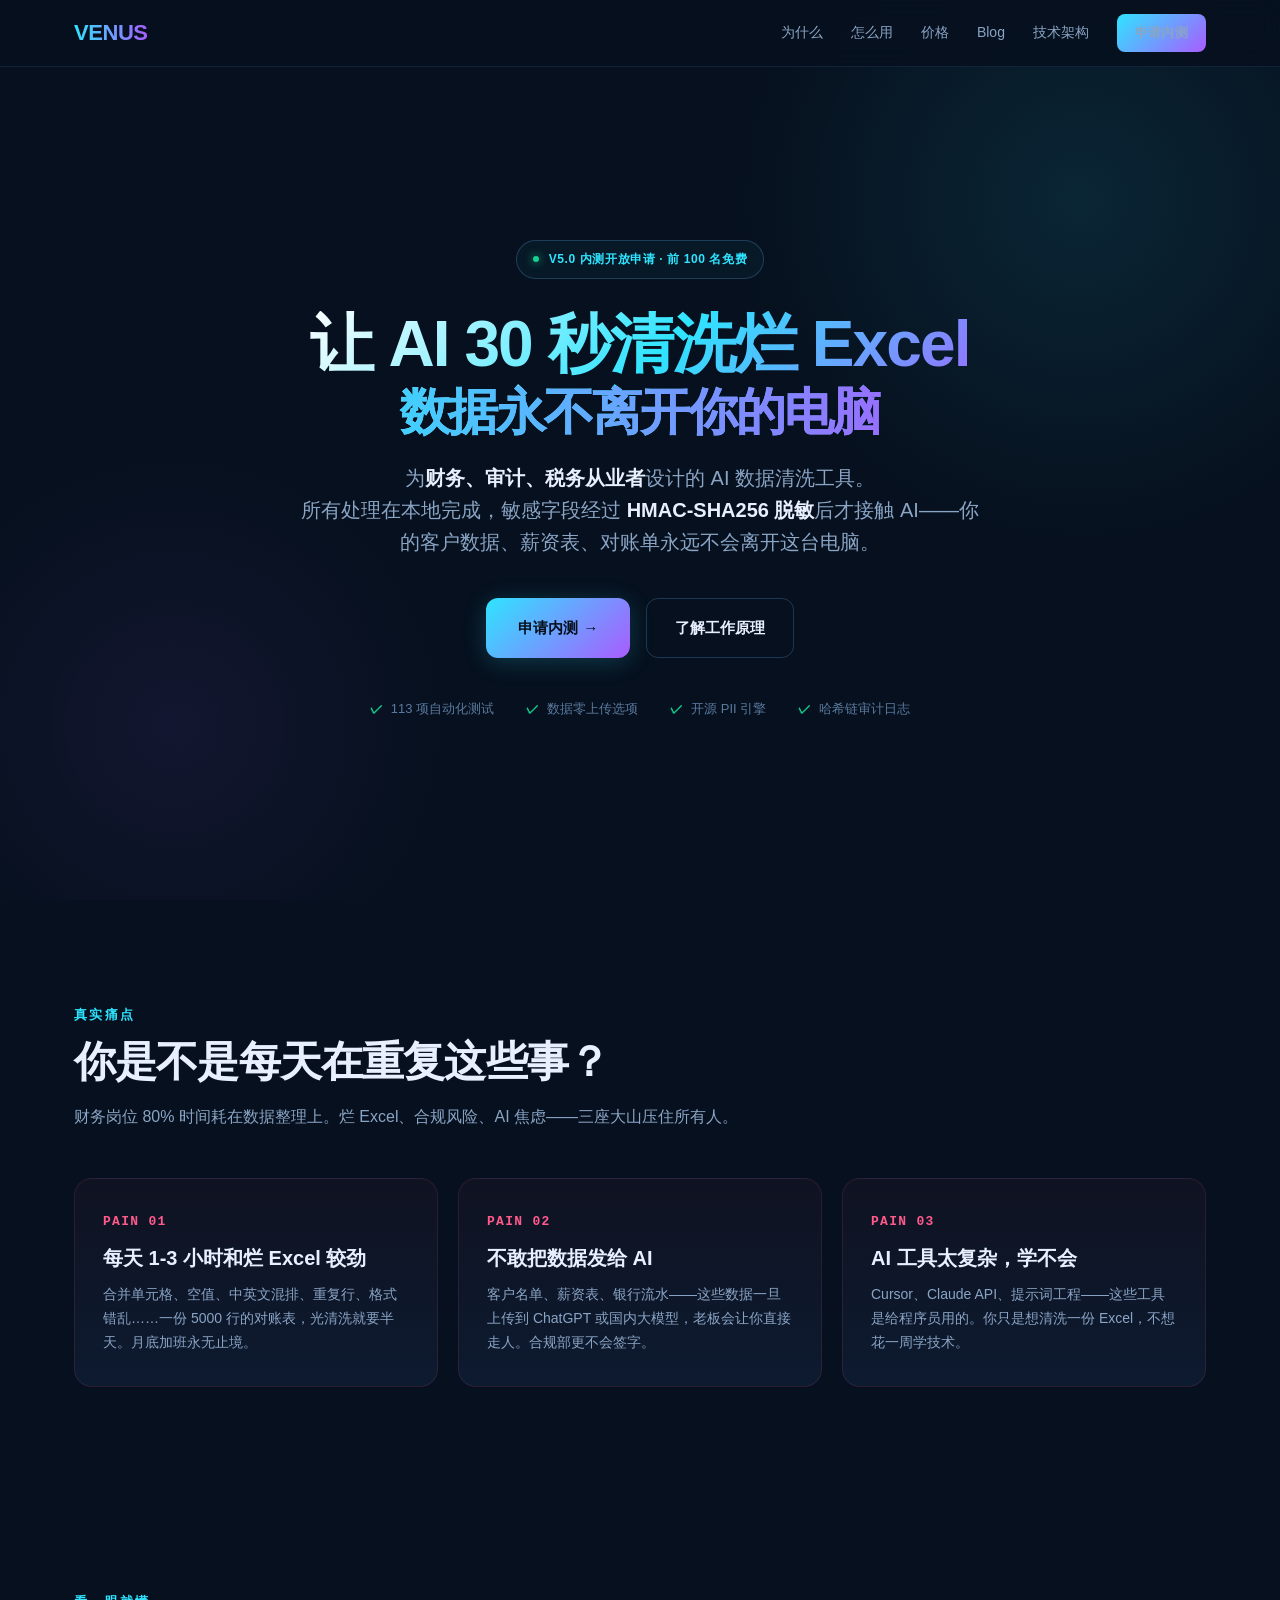
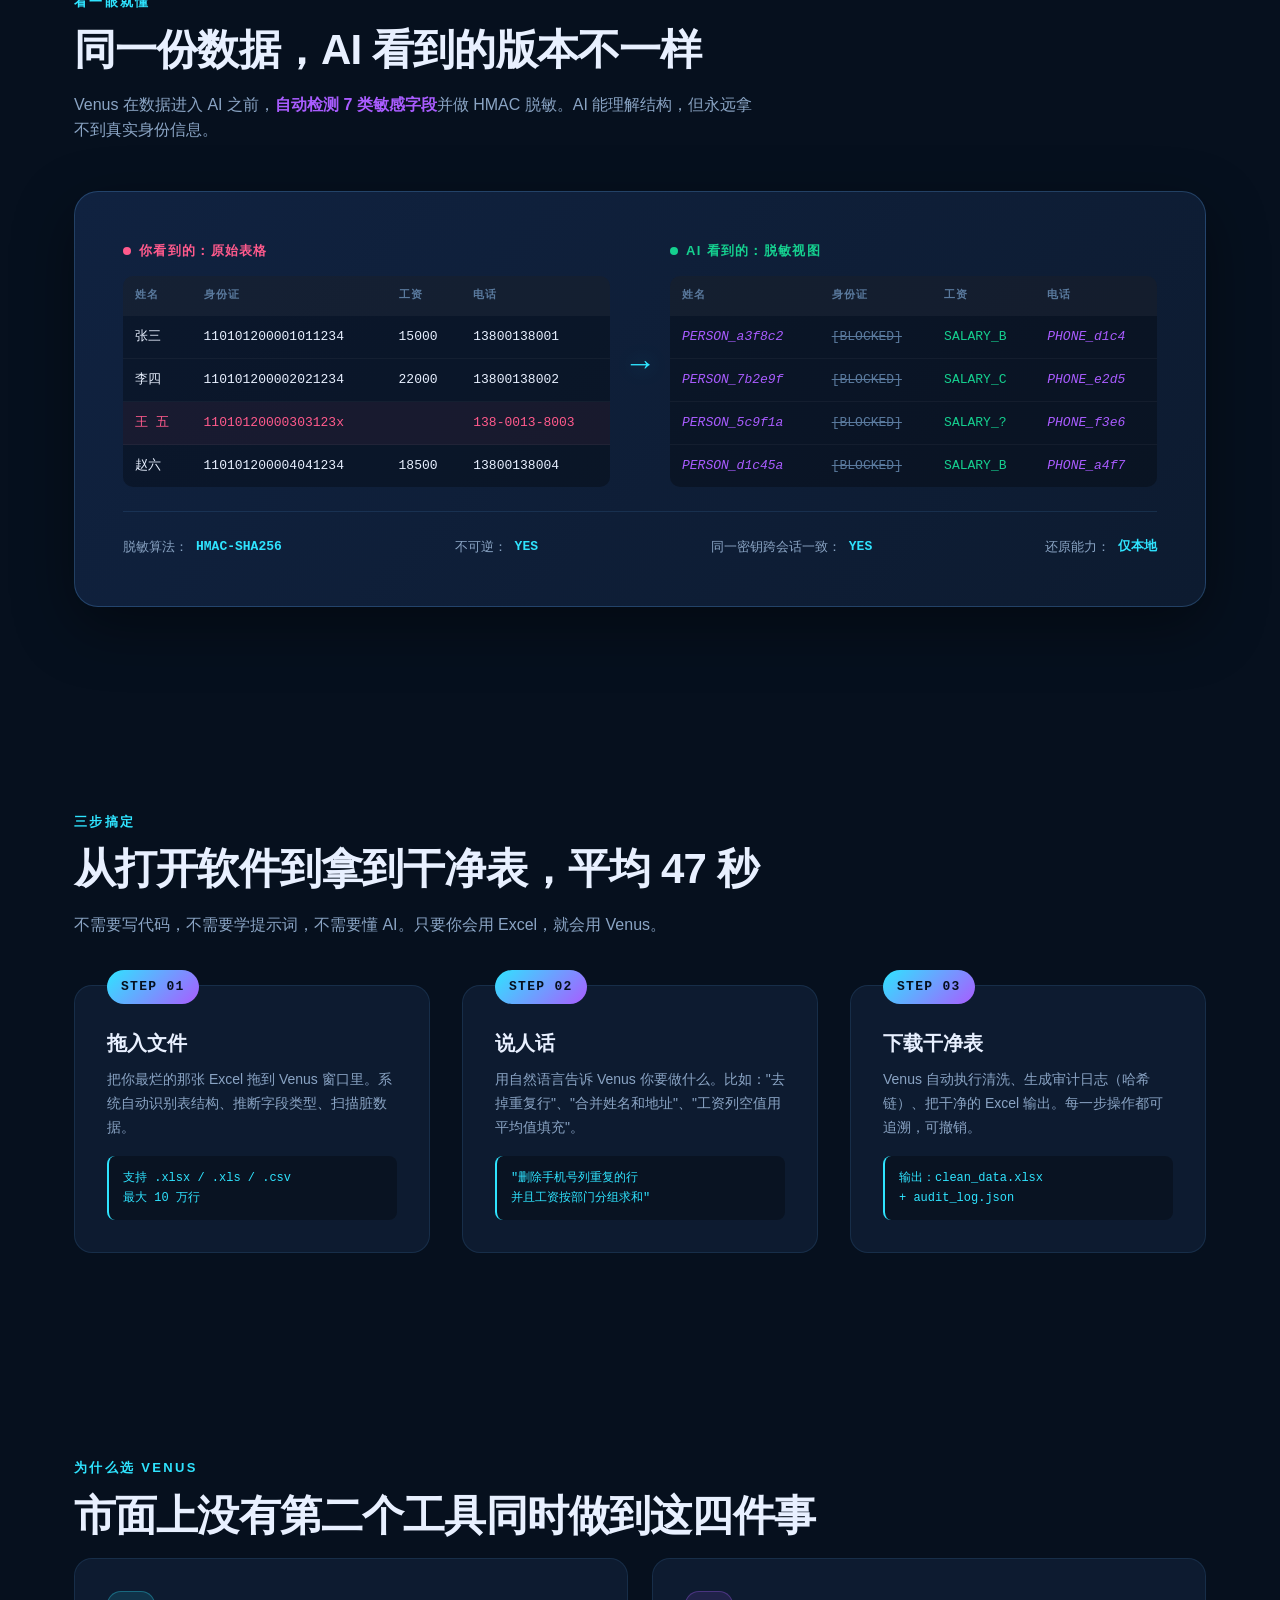
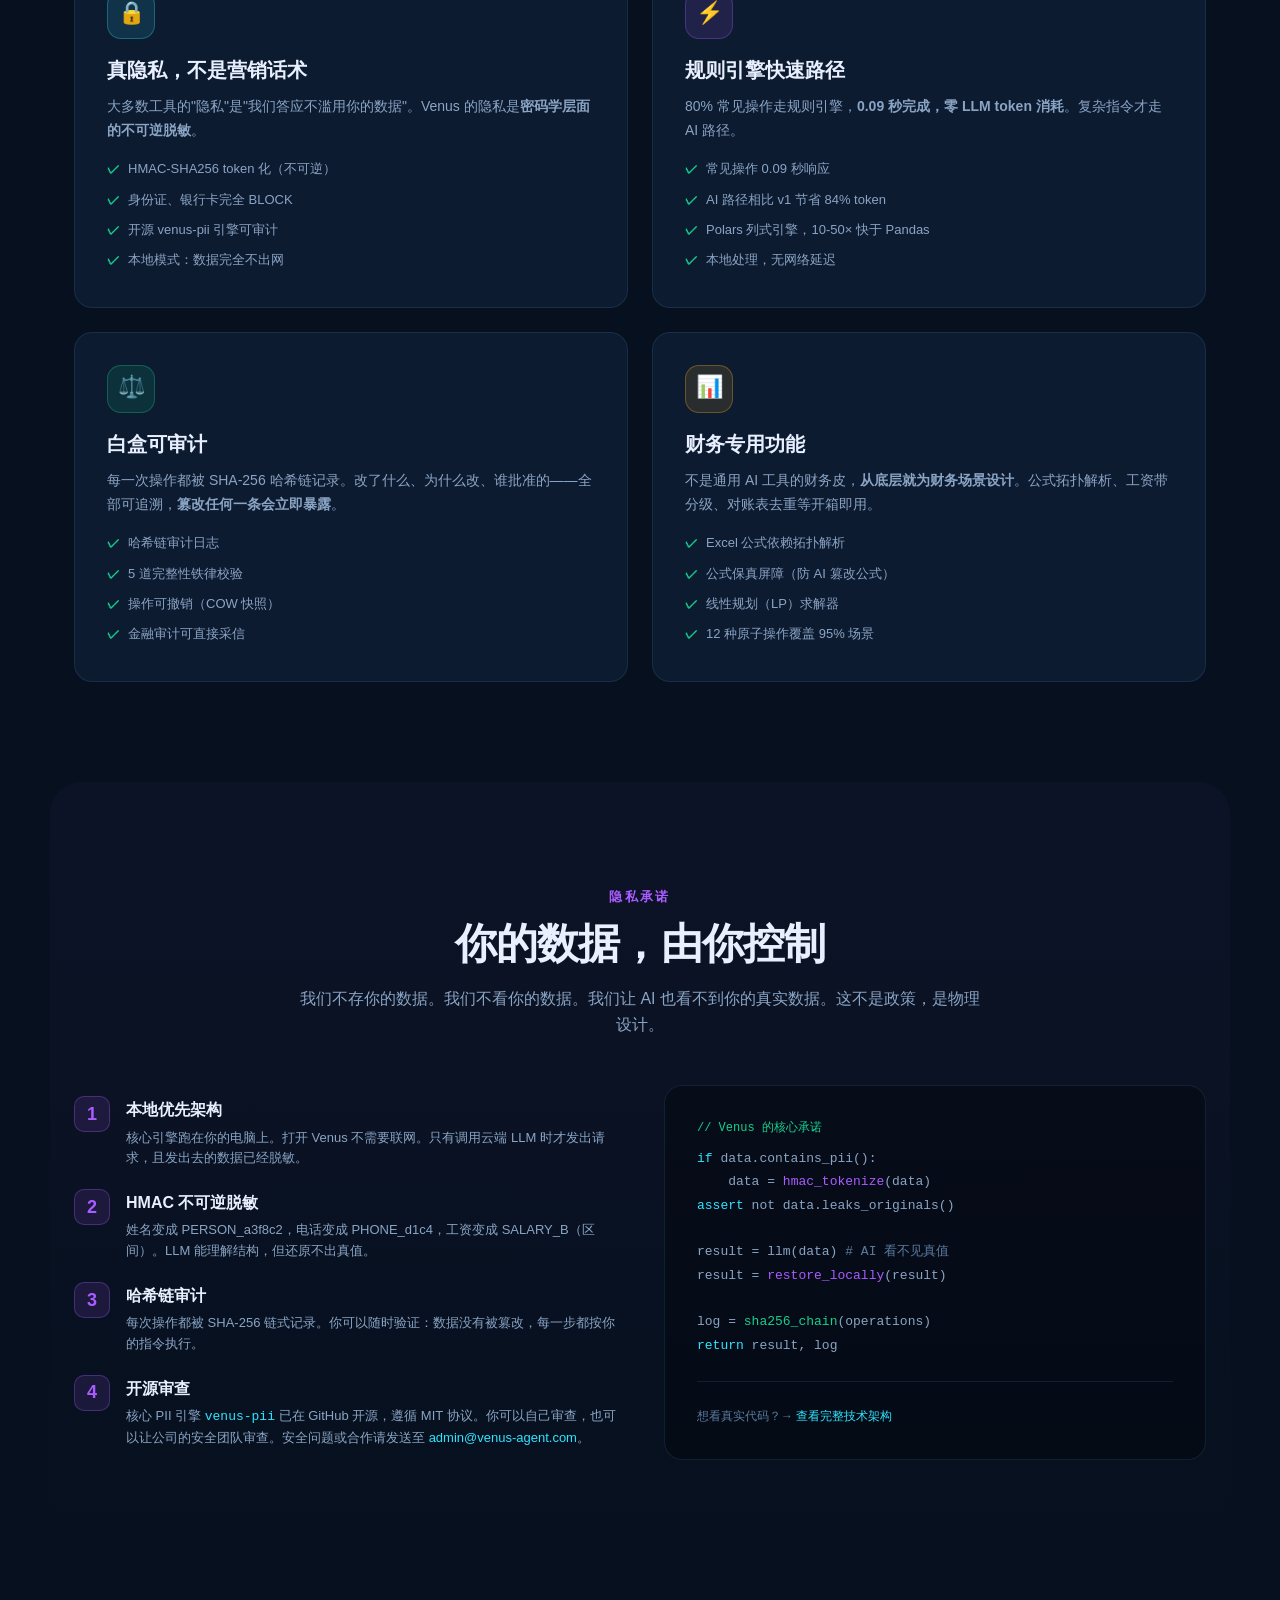
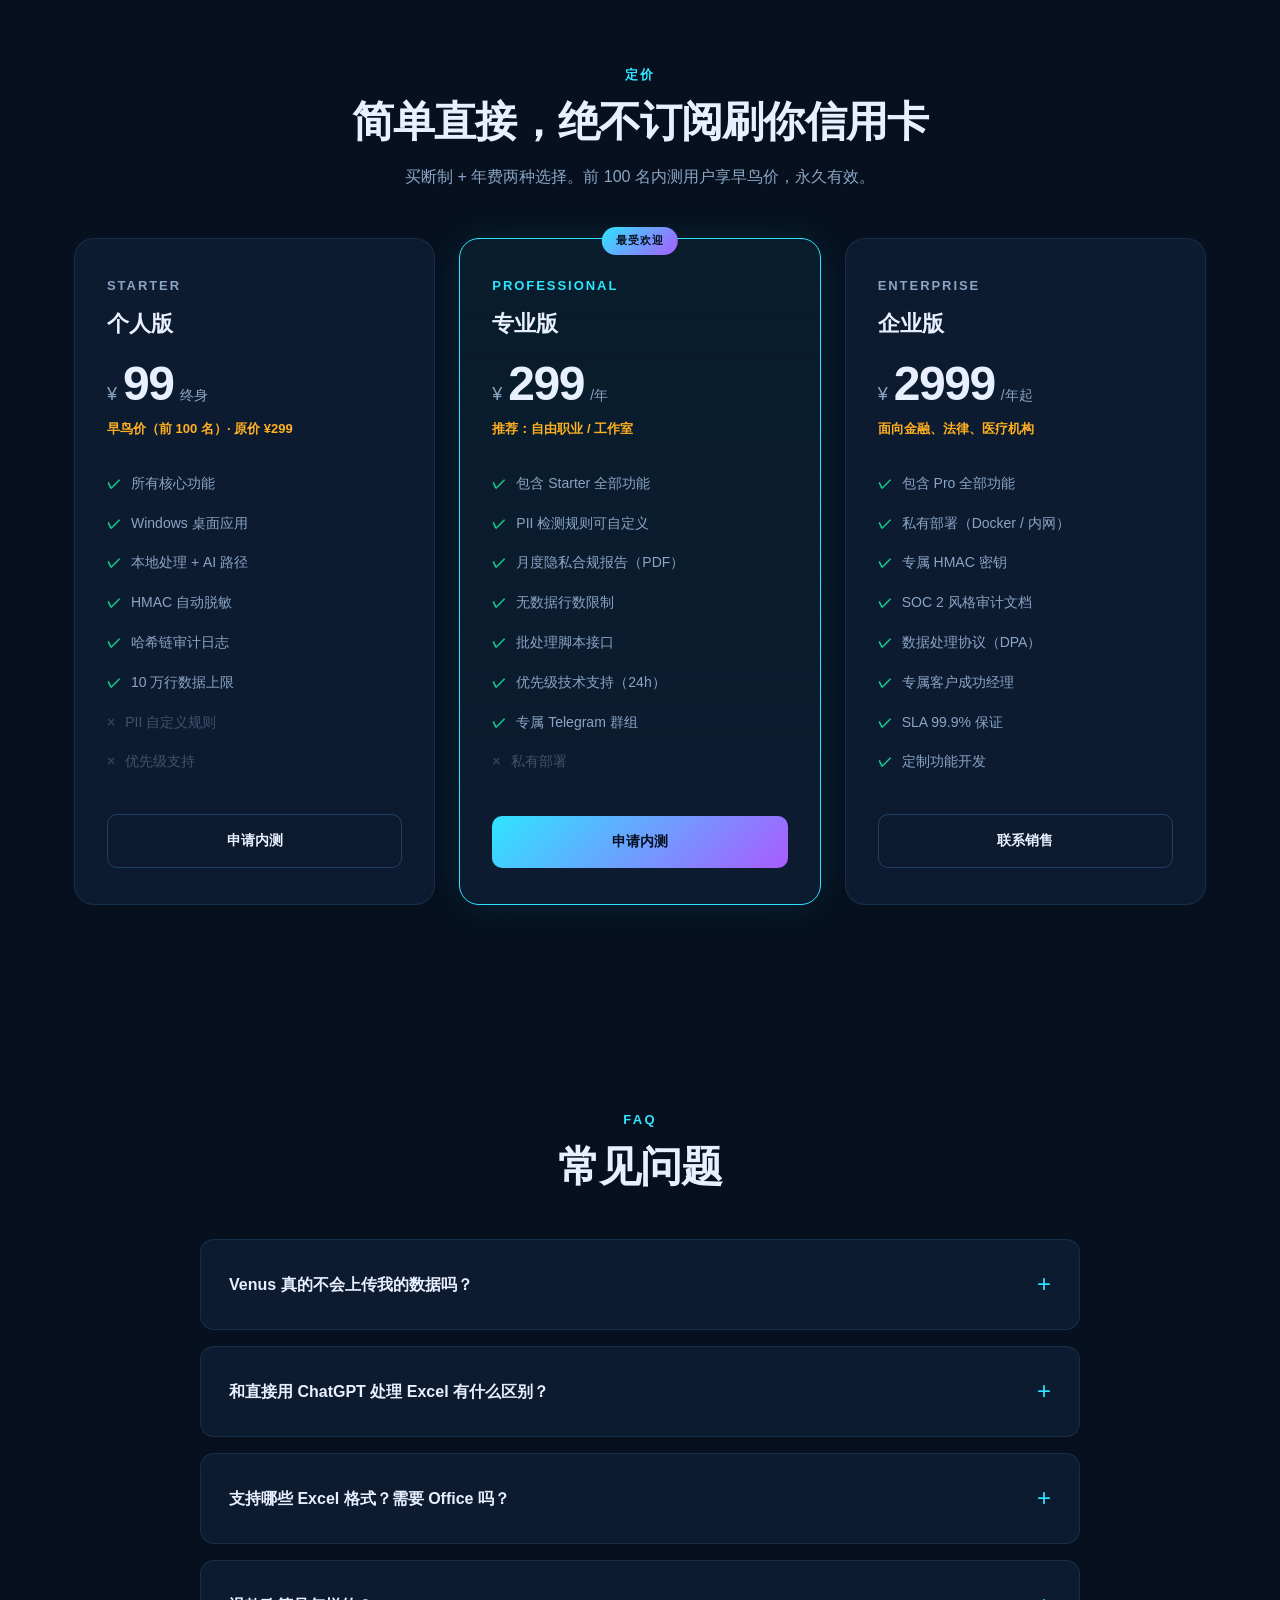
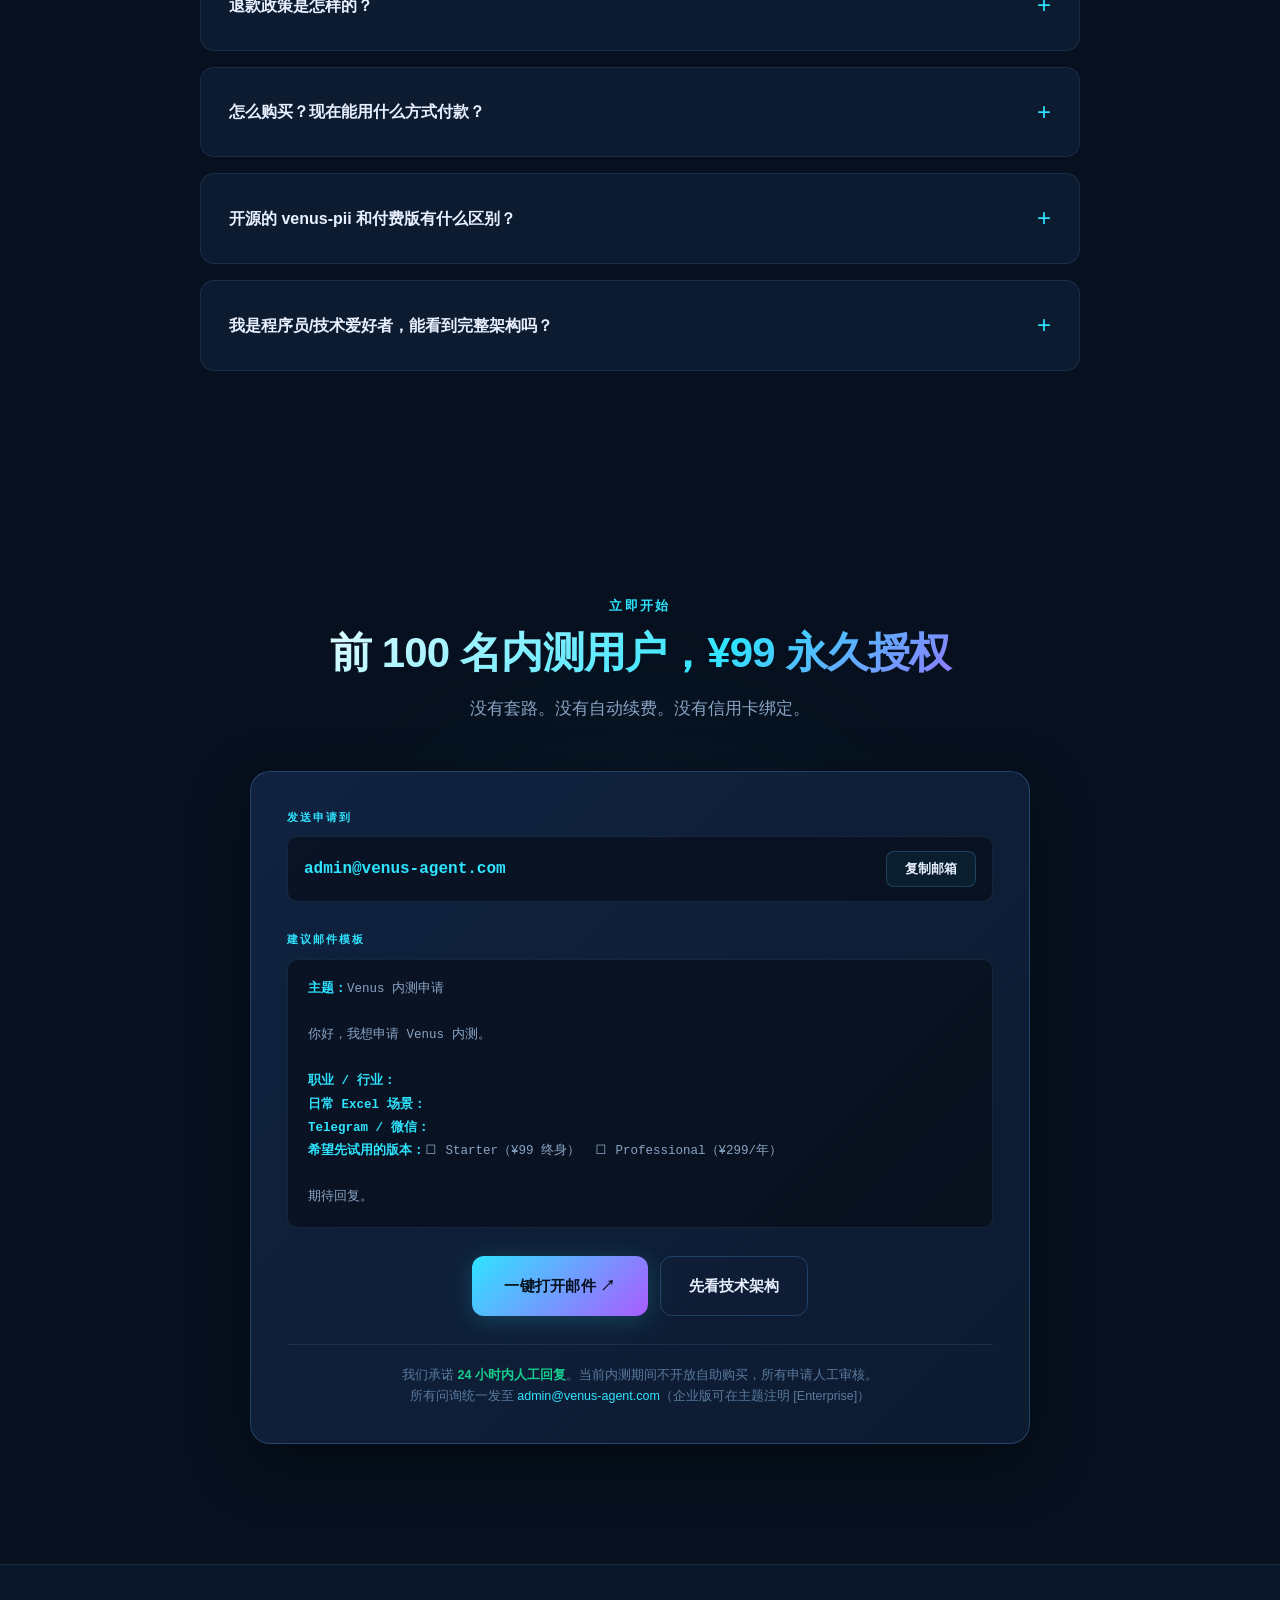
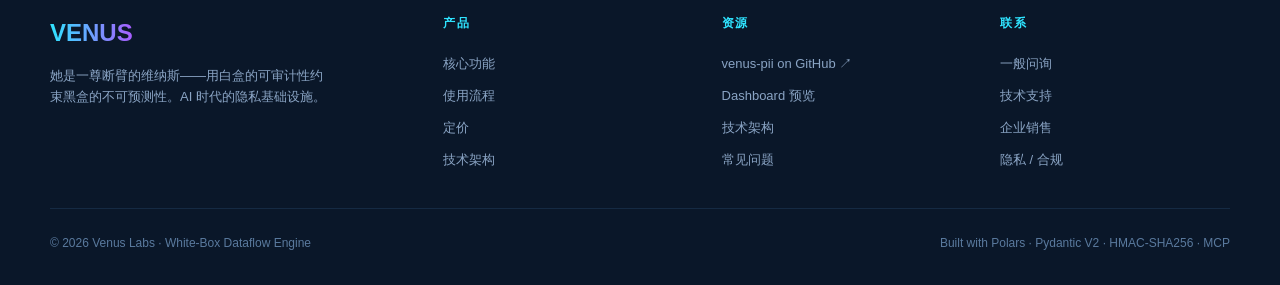
<file: index.html>
<!DOCTYPE html>
<html lang="zh-CN">
<head>
<meta charset="UTF-8">
<meta name="viewport" content="width=device-width, initial-scale=1.0">
<meta name="description" content="Venus — 给财务、审计、税务从业者的 AI Excel 数据清洗工具。数据全程本地处理，HMAC 加密，永不离开你的电脑。">
<meta name="keywords" content="AI Excel 清洗,财务数据,隐私 AI,本地 AI,数据脱敏,HMAC,会计工具">
<title>Venus — AI 数据清洗，数据永不离开你的电脑</title>
<link rel="canonical" href="https://venus-agent.com/">
<meta property="og:type" content="website">
<meta property="og:site_name" content="Venus">
<meta property="og:title" content="Venus — AI 数据清洗，数据永不离开你的电脑">
<meta property="og:description" content="为财务、审计、税务从业者设计的 AI Excel 数据清洗工具。数据全程本地处理，HMAC-SHA256 加密脱敏，永不离开你的电脑。">
<meta property="og:url" content="https://venus-agent.com/">
<meta property="og:locale" content="zh_CN">
<meta name="twitter:card" content="summary_large_image">
<meta name="twitter:title" content="Venus — AI 数据清洗，数据永不离开你的电脑">
<meta name="twitter:description" content="为财务、审计、税务从业者设计的 AI Excel 数据清洗工具。HMAC-SHA256 脱敏保护隐私，数据永不上传。">
<script type="application/ld+json">
{
  "@context": "https://schema.org",
  "@type": "SoftwareApplication",
  "name": "Venus",
  "description": "为财务、审计、税务从业者设计的 AI Excel 数据清洗工具，数据全程本地处理，HMAC-SHA256 脱敏保护隐私。",
  "applicationCategory": "BusinessApplication",
  "operatingSystem": "Windows",
  "offers": {
    "@type": "Offer",
    "price": "99",
    "priceCurrency": "CNY"
  },
  "url": "https://venus-agent.com/",
  "publisher": {
    "@type": "Organization",
    "name": "Venus Labs",
    "url": "https://venus-agent.com"
  }
}
</script>
<style>
*{margin:0;padding:0;box-sizing:border-box}
:root{
  --bg:#06101e;--bg2:#0a1729;--card:#0d1b30;--card2:#102240;
  --border:rgba(100,180,255,.12);--border2:rgba(100,180,255,.24);
  --c1:#2fe4ff;--c2:#a95cff;--c3:#ffb020;--c4:#15d08f;--red:#ff5a8c;
  --text:#e8f0ff;--muted:#8aa4c4;--dim:#5a7a9e;
}
html{scroll-behavior:smooth}
body{background:var(--bg);color:var(--text);font-family:'Segoe UI','PingFang SC','Microsoft YaHei',sans-serif;line-height:1.7;-webkit-font-smoothing:antialiased}
a{color:var(--c1);text-decoration:none}

/* ─────────────── NAV ─────────────── */
nav{position:fixed;top:0;width:100%;z-index:100;background:rgba(6,16,30,.85);backdrop-filter:blur(12px);border-bottom:1px solid var(--border);padding:14px 0}
nav .inner{max-width:1180px;margin:0 auto;display:flex;align-items:center;justify-content:space-between;padding:0 24px}
nav .logo{font-size:22px;font-weight:900;background:linear-gradient(90deg,var(--c1),var(--c2));-webkit-background-clip:text;background-clip:text;color:transparent;letter-spacing:-.02em}
nav .links{display:flex;gap:28px;font-size:14px;color:var(--muted);align-items:center}
nav .links a{color:var(--muted);transition:.2s}
nav .links a:hover{color:var(--c1)}
nav .cta-btn{padding:8px 18px;border-radius:8px;background:linear-gradient(135deg,var(--c1),var(--c2));color:#06101e;font-weight:800;font-size:13px;letter-spacing:.02em}
nav .cta-btn:hover{transform:translateY(-1px);box-shadow:0 4px 16px rgba(47,228,255,.25)}
.nav-toggle{display:none;flex-direction:column;gap:5px;background:none;border:none;cursor:pointer;padding:6px}
.nav-toggle span{display:block;width:22px;height:2px;background:var(--text);border-radius:2px;transition:.2s}
@media(max-width:780px){
  .nav-toggle{display:flex}
  nav .inner{flex-wrap:wrap;position:relative}
  nav .links{display:none;width:100%;flex-direction:column;gap:0;padding:12px 0 16px}
  nav .links.open{display:flex}
  nav .links a{padding:10px 4px;display:block;border-bottom:1px solid var(--border)}
  nav .links a.cta-btn{margin-top:12px;display:inline-block;align-self:flex-start;padding:10px 20px}
}

/* ─────────────── HERO ─────────────── */
.hero{min-height:100vh;display:flex;align-items:center;justify-content:center;text-align:center;padding:140px 24px 80px;position:relative;overflow:hidden}
.hero::before{content:'';position:absolute;width:700px;height:700px;border-radius:50%;background:radial-gradient(circle,rgba(47,228,255,.10),transparent 70%);top:-150px;right:-150px;animation:float 18s ease-in-out infinite}
.hero::after{content:'';position:absolute;width:550px;height:550px;border-radius:50%;background:radial-gradient(circle,rgba(169,92,255,.08),transparent 70%);bottom:-100px;left:-100px;animation:float 22s ease-in-out infinite reverse}
@keyframes float{0%,100%{transform:translate(0,0)}50%{transform:translate(40px,-40px)}}
.hero-inner{position:relative;z-index:2;max-width:900px}
.badge-line{display:inline-flex;gap:10px;align-items:center;padding:8px 16px;border-radius:24px;border:1px solid var(--border2);background:rgba(47,228,255,.04);font-size:12px;color:var(--c1);font-weight:600;letter-spacing:.05em;margin-bottom:32px}
.badge-dot{width:6px;height:6px;border-radius:50%;background:var(--c4);box-shadow:0 0 10px var(--c4);animation:pulse 2s ease-in-out infinite}
@keyframes pulse{0%,100%{opacity:1}50%{opacity:.4}}
.hero h1{font-size:clamp(38px,6vw,64px);font-weight:900;letter-spacing:-.03em;line-height:1.05;background:linear-gradient(135deg,#fff 0%,var(--c1) 50%,var(--c2) 100%);-webkit-background-clip:text;background-clip:text;color:transparent;margin-bottom:24px}
.hero h1 .accent{display:block;font-size:.78em;margin-top:8px;background:linear-gradient(90deg,var(--c1),var(--c2));-webkit-background-clip:text;background-clip:text;color:transparent}
.hero .sub{font-size:clamp(16px,1.6vw,20px);color:var(--muted);margin:0 auto 40px;max-width:680px;line-height:1.6}
.hero .sub strong{color:var(--text);font-weight:700}
.cta-group{display:flex;gap:16px;justify-content:center;flex-wrap:wrap;margin-bottom:40px}
.cta-primary{padding:16px 32px;border-radius:12px;background:linear-gradient(135deg,var(--c1),var(--c2));color:#06101e;font-weight:800;font-size:15px;letter-spacing:.02em;transition:.3s;display:inline-flex;align-items:center;gap:10px;box-shadow:0 4px 24px rgba(47,228,255,.2)}
.cta-primary:hover{transform:translateY(-2px);box-shadow:0 8px 32px rgba(47,228,255,.4)}
.cta-secondary{padding:16px 28px;border-radius:12px;border:1px solid var(--border2);color:var(--text);font-weight:600;font-size:15px;transition:.2s;display:inline-flex;align-items:center;gap:10px}
.cta-secondary:hover{background:rgba(47,228,255,.06);border-color:var(--c1)}
.trust-row{display:flex;gap:32px;justify-content:center;flex-wrap:wrap;font-size:13px;color:var(--dim)}
.trust-item{display:flex;align-items:center;gap:8px}
.trust-icon{color:var(--c4);font-weight:900}

/* ─────────────── SECTIONS ─────────────── */
section{padding:100px 24px;max-width:1180px;margin:0 auto;position:relative}
.stitle{display:inline-block;font-size:13px;letter-spacing:.18em;text-transform:uppercase;color:var(--c1);font-weight:800;margin-bottom:12px}
h2{font-size:clamp(28px,3.6vw,42px);font-weight:900;letter-spacing:-.02em;margin-bottom:18px;line-height:1.15}
.section-sub{font-size:16px;color:var(--muted);max-width:680px;margin-bottom:48px;line-height:1.6}

/* ─────────────── PAIN POINTS ─────────────── */
.pain-grid{display:grid;grid-template-columns:repeat(3,1fr);gap:20px}
@media(max-width:900px){.pain-grid{grid-template-columns:1fr}}
.pain-card{padding:32px 28px;border-radius:18px;background:linear-gradient(180deg,rgba(255,90,140,.04),var(--card));border:1px solid rgba(255,90,140,.12);transition:.3s}
.pain-card:hover{border-color:rgba(255,90,140,.3);transform:translateY(-4px)}
.pain-card .num{font-family:'JetBrains Mono',monospace;font-size:13px;color:var(--red);font-weight:700;letter-spacing:.1em;margin-bottom:12px}
.pain-card h3{font-size:20px;font-weight:800;margin-bottom:12px;line-height:1.3}
.pain-card p{font-size:14px;color:var(--muted);line-height:1.7}

/* ─────────────── DEMO ─────────────── */
.demo-wrap{padding:48px;border-radius:24px;background:linear-gradient(135deg,var(--card2),var(--card));border:1px solid var(--border2);box-shadow:0 20px 60px rgba(0,0,0,.4)}
.demo-cols{display:grid;grid-template-columns:1fr 60px 1fr;gap:0;align-items:stretch}
@media(max-width:900px){.demo-cols{grid-template-columns:1fr;gap:24px}.demo-arrow{transform:rotate(90deg);justify-self:center}}
.demo-side h4{font-size:13px;font-weight:700;letter-spacing:.1em;text-transform:uppercase;margin-bottom:14px;display:flex;align-items:center;gap:8px}
.demo-side.before h4{color:var(--red)}
.demo-side.after h4{color:var(--c4)}
.dot-r{width:8px;height:8px;border-radius:50%;background:var(--red)}
.dot-g{width:8px;height:8px;border-radius:50%;background:var(--c4)}
.demo-table{width:100%;border-collapse:collapse;font-size:13px;font-family:'JetBrains Mono','Consolas',monospace;background:rgba(0,0,0,.3);border-radius:10px;overflow:hidden}
.demo-table th{padding:10px 12px;background:rgba(255,255,255,.04);text-align:left;font-size:11px;letter-spacing:.1em;color:var(--dim);text-transform:uppercase;font-weight:600}
.demo-table td{padding:10px 12px;border-top:1px solid rgba(255,255,255,.04)}
.demo-table .dirty{color:var(--red);background:rgba(255,90,140,.06)}
.demo-table .masked{color:var(--c2);font-style:italic}
.demo-table .blocked{color:var(--dim);text-decoration:line-through}
.demo-table .clean{color:var(--c4)}
.demo-arrow{display:flex;align-items:center;justify-content:center;font-size:32px;color:var(--c1);text-shadow:0 0 20px rgba(47,228,255,.4)}
.demo-meta{margin-top:24px;padding-top:24px;border-top:1px solid var(--border);display:flex;justify-content:space-between;flex-wrap:wrap;gap:16px;font-size:13px}
.demo-meta-item{display:flex;align-items:center;gap:8px;color:var(--muted)}
.demo-meta-item .v{color:var(--c1);font-weight:700;font-family:'JetBrains Mono',monospace}

/* ─────────────── HOW IT WORKS ─────────────── */
.steps{display:grid;grid-template-columns:repeat(3,1fr);gap:32px;position:relative}
@media(max-width:900px){.steps{grid-template-columns:1fr}}
.step{padding:32px;border-radius:18px;background:var(--card);border:1px solid var(--border);position:relative;transition:.3s}
.step:hover{border-color:var(--border2);transform:translateY(-4px)}
.step .step-num{position:absolute;top:-16px;left:32px;font-family:'JetBrains Mono',monospace;font-size:13px;font-weight:800;letter-spacing:.1em;color:#06101e;background:linear-gradient(135deg,var(--c1),var(--c2));padding:6px 14px;border-radius:999px}
.step h3{font-size:20px;font-weight:800;margin:12px 0 12px;line-height:1.3}
.step p{font-size:14px;color:var(--muted);line-height:1.7}
.step .step-eg{margin-top:16px;padding:12px 14px;background:rgba(0,0,0,.3);border-radius:8px;font-family:'JetBrains Mono',monospace;font-size:12px;color:var(--c1);border-left:2px solid var(--c1)}

/* ─────────────── WHY VENUS ─────────────── */
.feat-grid{display:grid;grid-template-columns:repeat(2,1fr);gap:24px}
@media(max-width:900px){.feat-grid{grid-template-columns:1fr}}
.feat{padding:32px;border-radius:18px;background:var(--card);border:1px solid var(--border);transition:.3s}
.feat:hover{border-color:var(--border2)}
.feat-icon{width:48px;height:48px;border-radius:14px;display:flex;align-items:center;justify-content:center;font-size:22px;font-weight:900;margin-bottom:18px;font-family:'JetBrains Mono',monospace}
.feat-1 .feat-icon{background:rgba(47,228,255,.12);color:var(--c1);border:1px solid rgba(47,228,255,.3)}
.feat-2 .feat-icon{background:rgba(169,92,255,.12);color:var(--c2);border:1px solid rgba(169,92,255,.3)}
.feat-3 .feat-icon{background:rgba(21,208,143,.12);color:var(--c4);border:1px solid rgba(21,208,143,.3)}
.feat-4 .feat-icon{background:rgba(255,176,32,.12);color:var(--c3);border:1px solid rgba(255,176,32,.3)}
.feat h3{font-size:20px;font-weight:800;margin-bottom:12px;line-height:1.3}
.feat p{font-size:14px;color:var(--muted);line-height:1.7;margin-bottom:12px}
.feat ul{list-style:none;font-size:13px;color:var(--muted)}
.feat ul li{padding:4px 0;display:flex;align-items:flex-start;gap:8px}
.feat ul li::before{content:'✓';color:var(--c4);font-weight:900;flex-shrink:0}

/* ─────────────── PRICING ─────────────── */
.price-grid{display:grid;grid-template-columns:repeat(3,1fr);gap:24px}
@media(max-width:900px){.price-grid{grid-template-columns:1fr}}
.price-card{padding:36px 32px;border-radius:20px;background:var(--card);border:1px solid var(--border);position:relative;transition:.3s;display:flex;flex-direction:column}
.price-card:hover{transform:translateY(-4px);border-color:var(--border2)}
.price-card.featured{background:linear-gradient(180deg,rgba(47,228,255,.06),var(--card));border-color:var(--c1);box-shadow:0 0 40px rgba(47,228,255,.1)}
.price-card.featured::before{content:'最受欢迎';position:absolute;top:-12px;left:50%;transform:translateX(-50%);font-family:'JetBrains Mono',monospace;font-size:11px;font-weight:800;letter-spacing:.1em;color:#06101e;background:linear-gradient(135deg,var(--c1),var(--c2));padding:5px 14px;border-radius:999px}
.price-tier{font-size:13px;font-weight:800;letter-spacing:.15em;text-transform:uppercase;color:var(--muted);margin-bottom:8px}
.price-card.featured .price-tier{color:var(--c1)}
.price-name{font-size:22px;font-weight:900;margin-bottom:18px}
.price-amount{display:flex;align-items:baseline;gap:6px;margin-bottom:8px}
.price-amount .currency{font-size:18px;color:var(--muted)}
.price-amount .num{font-size:48px;font-weight:900;letter-spacing:-.03em;line-height:1}
.price-amount .period{font-size:14px;color:var(--muted)}
.price-note{font-size:13px;color:var(--c3);margin-bottom:24px;font-weight:600}
.price-feats{list-style:none;margin-bottom:32px;flex:1}
.price-feats li{padding:8px 0;font-size:14px;color:var(--muted);display:flex;gap:10px;align-items:flex-start}
.price-feats li::before{content:'✓';color:var(--c4);font-weight:900;flex-shrink:0}
.price-feats li.disabled{opacity:.4}
.price-feats li.disabled::before{content:'×';color:var(--dim)}
.price-cta{padding:14px;border-radius:10px;border:1px solid var(--border2);color:var(--text);font-weight:700;font-size:14px;text-align:center;transition:.2s;cursor:pointer}
.price-cta:hover{background:rgba(47,228,255,.08);border-color:var(--c1)}
.price-card.featured .price-cta{background:linear-gradient(135deg,var(--c1),var(--c2));color:#06101e;border:none}
.price-card.featured .price-cta:hover{transform:translateY(-1px);box-shadow:0 4px 16px rgba(47,228,255,.3)}

/* ─────────────── PRIVACY ─────────────── */
.privacy-section{background:linear-gradient(180deg,rgba(169,92,255,.04),transparent);padding:100px 24px;border-radius:32px;margin:0 24px;max-width:1180px;margin-left:auto;margin-right:auto}
.privacy-grid{display:grid;grid-template-columns:1fr 1fr;gap:48px;align-items:center}
@media(max-width:900px){.privacy-grid{grid-template-columns:1fr}}
.privacy-list{list-style:none;display:flex;flex-direction:column;gap:20px}
.privacy-list li{display:flex;gap:16px;align-items:flex-start}
.privacy-list .pi-icon{width:36px;height:36px;border-radius:10px;background:rgba(169,92,255,.12);border:1px solid rgba(169,92,255,.3);display:flex;align-items:center;justify-content:center;color:var(--c2);font-size:18px;font-weight:900;flex-shrink:0}
.privacy-list h4{font-size:16px;font-weight:800;margin-bottom:4px}
.privacy-list p{font-size:13px;color:var(--muted);line-height:1.6}

/* ─────────────── FAQ ─────────────── */
.faq-list{display:flex;flex-direction:column;gap:16px;max-width:880px;margin:0 auto}
.faq-item{padding:24px 28px;border-radius:14px;background:var(--card);border:1px solid var(--border);transition:.2s;cursor:pointer}
.faq-item:hover{border-color:var(--border2)}
.faq-item summary{font-size:16px;font-weight:700;list-style:none;display:flex;justify-content:space-between;align-items:center;cursor:pointer}
.faq-item summary::-webkit-details-marker{display:none}
.faq-item summary::after{content:'+';font-size:24px;color:var(--c1);font-weight:300;transition:.3s}
.faq-item[open] summary::after{transform:rotate(45deg)}
.faq-item p{margin-top:16px;color:var(--muted);font-size:14px;line-height:1.7}

/* ─────────────── FINAL CTA ─────────────── */
.final-cta{text-align:center;padding:120px 24px;position:relative;overflow:hidden}
.final-cta::before{content:'';position:absolute;width:800px;height:800px;border-radius:50%;background:radial-gradient(circle,rgba(47,228,255,.06),transparent 70%);top:50%;left:50%;transform:translate(-50%,-50%);z-index:0}
.final-cta-inner{position:relative;z-index:1;max-width:780px;margin:0 auto}
.final-cta h2{margin-bottom:18px;background:linear-gradient(135deg,#fff,var(--c1) 60%,var(--c2));-webkit-background-clip:text;background-clip:text;color:transparent}
.final-cta p{font-size:17px;color:var(--muted);margin-bottom:0;line-height:1.6}

/* ─────────────── APPLY BOX ─────────────── */
.apply-box{margin-top:48px;padding:36px;border-radius:20px;background:linear-gradient(135deg,var(--card2),var(--card));border:1px solid var(--border2);text-align:left;box-shadow:0 20px 60px rgba(0,0,0,.4)}
.apply-label{display:block;font-size:11px;font-weight:800;letter-spacing:.18em;text-transform:uppercase;color:var(--c1);margin-bottom:10px}
.apply-email-row{display:flex;align-items:center;gap:12px;background:rgba(0,0,0,.4);border:1px solid var(--border);border-radius:10px;padding:14px 16px}
@media(max-width:600px){.apply-email-row{flex-direction:column;align-items:stretch}}
.apply-email-addr{flex:1;font-family:'JetBrains Mono','Consolas',monospace;font-size:16px;color:var(--c1);font-weight:700;word-break:break-all;background:none;padding:0;border:none}
.apply-copy{padding:8px 18px;border:1px solid var(--border2);background:rgba(47,228,255,.06);color:var(--text);border-radius:8px;cursor:pointer;font-size:13px;font-weight:700;transition:.2s;font-family:inherit;white-space:nowrap}
.apply-copy:hover{background:rgba(47,228,255,.12);border-color:var(--c1)}
.apply-copy.copied{background:rgba(21,208,143,.15);border-color:var(--c4);color:var(--c4)}
.apply-template{margin-top:28px}
.apply-template-text{margin-top:10px;background:rgba(0,0,0,.4);border:1px solid var(--border);border-radius:10px;padding:18px 20px;font-family:'JetBrains Mono','Consolas',monospace;font-size:12.5px;line-height:1.85;color:var(--muted);white-space:pre-wrap;overflow-x:auto}
.apply-template-text .lhi{color:var(--c1);font-weight:600}
.apply-actions{display:flex;gap:12px;flex-wrap:wrap;margin-top:28px;justify-content:center}
.apply-note{margin-top:28px;padding-top:20px;border-top:1px solid var(--border);font-size:12.5px;color:var(--dim);line-height:1.7;text-align:center}
.apply-note strong{color:var(--c4)}

/* ─────────────── COMING SOON BADGE ─────────────── */
.coming-soon{display:inline-flex;align-items:center;gap:6px;padding:2px 8px;margin-left:6px;font-family:'JetBrains Mono','Consolas',monospace;font-size:10px;font-weight:700;letter-spacing:.05em;color:var(--c3);background:rgba(255,176,32,.1);border:1px solid rgba(255,176,32,.3);border-radius:4px;vertical-align:middle}

/* ─────────────── FOOTER ─────────────── */
footer{border-top:1px solid var(--border);padding:48px 24px 32px;background:var(--bg2)}
.footer-inner{max-width:1180px;margin:0 auto;display:grid;grid-template-columns:1.5fr 1fr 1fr 1fr;gap:48px;margin-bottom:32px}
@media(max-width:780px){.footer-inner{grid-template-columns:1fr 1fr;gap:32px}}
.footer-brand .logo{font-size:24px;font-weight:900;background:linear-gradient(90deg,var(--c1),var(--c2));-webkit-background-clip:text;background-clip:text;color:transparent;margin-bottom:12px;display:inline-block}
.footer-brand p{font-size:13px;color:var(--muted);line-height:1.6;max-width:280px}
.footer-col h5{font-size:12px;font-weight:800;letter-spacing:.15em;text-transform:uppercase;color:var(--c1);margin-bottom:14px}
.footer-col a{display:block;font-size:13px;color:var(--muted);padding:5px 0;transition:.2s}
.footer-col a:hover{color:var(--c1)}
.footer-bot{max-width:1180px;margin:0 auto;padding-top:24px;border-top:1px solid var(--border);display:flex;justify-content:space-between;align-items:center;flex-wrap:wrap;gap:16px;font-size:12px;color:var(--dim)}
</style>
</head>
<body>

<!-- ════════════════════ NAV ════════════════════ -->
<nav>
  <div class="inner">
    <a href="/" class="logo">VENUS</a>
    <button class="nav-toggle" onclick="this.closest('nav').querySelector('.links').classList.toggle('open')" aria-label="展开菜单"><span></span><span></span><span></span></button>
    <div class="links">
      <a href="#why">为什么</a>
      <a href="#how">怎么用</a>
      <a href="#pricing">价格</a>
      <a href="/blog/">Blog</a>
      <a href="/venus.html">技术架构</a>
      <a href="#apply" class="cta-btn">申请内测</a>
    </div>
  </div>
</nav>

<!-- ════════════════════ HERO ════════════════════ -->
<div class="hero">
  <div class="hero-inner">
    <div class="badge-line">
      <span class="badge-dot"></span>
      <span>V5.0 内测开放申请 · 前 100 名免费</span>
    </div>
    <h1>
      让 AI 30 秒清洗烂 Excel
      <span class="accent">数据永不离开你的电脑</span>
    </h1>
    <p class="sub">
      为<strong>财务、审计、税务从业者</strong>设计的 AI 数据清洗工具。<br>
      所有处理在本地完成，敏感字段经过 <strong>HMAC-SHA256 脱敏</strong>后才接触 AI——你的客户数据、薪资表、对账单永远不会离开这台电脑。
    </p>
    <div class="cta-group">
      <a href="#apply" class="cta-primary">申请内测 →</a>
      <a href="#how" class="cta-secondary">了解工作原理</a>
    </div>
    <div class="trust-row">
      <div class="trust-item"><span class="trust-icon">✓</span> 113 项自动化测试</div>
      <div class="trust-item"><span class="trust-icon">✓</span> 数据零上传选项</div>
      <div class="trust-item"><span class="trust-icon">✓</span> 开源 PII 引擎</div>
      <div class="trust-item"><span class="trust-icon">✓</span> 哈希链审计日志</div>
    </div>
  </div>
</div>

<!-- ════════════════════ PAIN POINTS ════════════════════ -->
<section id="pain">
  <div class="stitle">真实痛点</div>
  <h2>你是不是每天在重复这些事？</h2>
  <p class="section-sub">财务岗位 80% 时间耗在数据整理上。烂 Excel、合规风险、AI 焦虑——三座大山压住所有人。</p>
  
  <div class="pain-grid">
    <div class="pain-card">
      <div class="num">PAIN 01</div>
      <h3>每天 1-3 小时和烂 Excel 较劲</h3>
      <p>合并单元格、空值、中英文混排、重复行、格式错乱……一份 5000 行的对账表，光清洗就要半天。月底加班永无止境。</p>
    </div>
    <div class="pain-card">
      <div class="num">PAIN 02</div>
      <h3>不敢把数据发给 AI</h3>
      <p>客户名单、薪资表、银行流水——这些数据一旦上传到 ChatGPT 或国内大模型，老板会让你直接走人。合规部更不会签字。</p>
    </div>
    <div class="pain-card">
      <div class="num">PAIN 03</div>
      <h3>AI 工具太复杂，学不会</h3>
      <p>Cursor、Claude API、提示词工程——这些工具是给程序员用的。你只是想清洗一份 Excel，不想花一周学技术。</p>
    </div>
  </div>
</section>

<!-- ════════════════════ DEMO ════════════════════ -->
<section id="demo">
  <div class="stitle">看一眼就懂</div>
  <h2>同一份数据，AI 看到的版本不一样</h2>
  <p class="section-sub">Venus 在数据进入 AI 之前，<strong style="color:var(--c2)">自动检测 7 类敏感字段</strong>并做 HMAC 脱敏。AI 能理解结构，但永远拿不到真实身份信息。</p>
  
  <div class="demo-wrap">
    <div class="demo-cols">
      <div class="demo-side before">
        <h4><span class="dot-r"></span> 你看到的：原始表格</h4>
        <table class="demo-table">
          <tr><th>姓名</th><th>身份证</th><th>工资</th><th>电话</th></tr>
          <tr><td>张三</td><td>110101200001011234</td><td>15000</td><td>13800138001</td></tr>
          <tr><td>李四</td><td>110101200002021234</td><td>22000</td><td>13800138002</td></tr>
          <tr class="dirty"><td>王 五</td><td>11010120000303123x</td><td></td><td>138-0013-8003</td></tr>
          <tr><td>赵六</td><td>110101200004041234</td><td>18500</td><td>13800138004</td></tr>
        </table>
      </div>
      <div class="demo-arrow">→</div>
      <div class="demo-side after">
        <h4><span class="dot-g"></span> AI 看到的：脱敏视图</h4>
        <table class="demo-table">
          <tr><th>姓名</th><th>身份证</th><th>工资</th><th>电话</th></tr>
          <tr><td class="masked">PERSON_a3f8c2</td><td class="blocked">[BLOCKED]</td><td class="clean">SALARY_B</td><td class="masked">PHONE_d1c4</td></tr>
          <tr><td class="masked">PERSON_7b2e9f</td><td class="blocked">[BLOCKED]</td><td class="clean">SALARY_C</td><td class="masked">PHONE_e2d5</td></tr>
          <tr><td class="masked">PERSON_5c9f1a</td><td class="blocked">[BLOCKED]</td><td class="clean">SALARY_?</td><td class="masked">PHONE_f3e6</td></tr>
          <tr><td class="masked">PERSON_d1c45a</td><td class="blocked">[BLOCKED]</td><td class="clean">SALARY_B</td><td class="masked">PHONE_a4f7</td></tr>
        </table>
      </div>
    </div>
    <div class="demo-meta">
      <div class="demo-meta-item">脱敏算法：<span class="v">HMAC-SHA256</span></div>
      <div class="demo-meta-item">不可逆：<span class="v">YES</span></div>
      <div class="demo-meta-item">同一密钥跨会话一致：<span class="v">YES</span></div>
      <div class="demo-meta-item">还原能力：<span class="v">仅本地</span></div>
    </div>
  </div>
</section>

<!-- ════════════════════ HOW IT WORKS ════════════════════ -->
<section id="how">
  <div class="stitle">三步搞定</div>
  <h2>从打开软件到拿到干净表，平均 47 秒</h2>
  <p class="section-sub">不需要写代码，不需要学提示词，不需要懂 AI。只要你会用 Excel，就会用 Venus。</p>
  
  <div class="steps">
    <div class="step">
      <div class="step-num">STEP 01</div>
      <h3>拖入文件</h3>
      <p>把你最烂的那张 Excel 拖到 Venus 窗口里。系统自动识别表结构、推断字段类型、扫描脏数据。</p>
      <div class="step-eg">支持 .xlsx / .xls / .csv<br>最大 10 万行</div>
    </div>
    <div class="step">
      <div class="step-num">STEP 02</div>
      <h3>说人话</h3>
      <p>用自然语言告诉 Venus 你要做什么。比如："去掉重复行"、"合并姓名和地址"、"工资列空值用平均值填充"。</p>
      <div class="step-eg">"删除手机号列重复的行<br>并且工资按部门分组求和"</div>
    </div>
    <div class="step">
      <div class="step-num">STEP 03</div>
      <h3>下载干净表</h3>
      <p>Venus 自动执行清洗、生成审计日志（哈希链）、把干净的 Excel 输出。每一步操作都可追溯，可撤销。</p>
      <div class="step-eg">输出：clean_data.xlsx<br>+ audit_log.json</div>
    </div>
  </div>
</section>

<!-- ════════════════════ WHY VENUS ════════════════════ -->
<section id="why">
  <div class="stitle">为什么选 Venus</div>
  <h2>市面上没有第二个工具同时做到这四件事</h2>
  
  <div class="feat-grid">
    <div class="feat feat-1">
      <div class="feat-icon">🔒</div>
      <h3>真隐私，不是营销话术</h3>
      <p>大多数工具的"隐私"是"我们答应不滥用你的数据"。Venus 的隐私是<strong>密码学层面的不可逆脱敏</strong>。</p>
      <ul>
        <li>HMAC-SHA256 token 化（不可逆）</li>
        <li>身份证、银行卡完全 BLOCK</li>
        <li>开源 venus-pii 引擎可审计</li>
        <li>本地模式：数据完全不出网</li>
      </ul>
    </div>
    <div class="feat feat-2">
      <div class="feat-icon">⚡</div>
      <h3>规则引擎快速路径</h3>
      <p>80% 常见操作走规则引擎，<strong>0.09 秒完成，零 LLM token 消耗</strong>。复杂指令才走 AI 路径。</p>
      <ul>
        <li>常见操作 0.09 秒响应</li>
        <li>AI 路径相比 v1 节省 84% token</li>
        <li>Polars 列式引擎，10-50× 快于 Pandas</li>
        <li>本地处理，无网络延迟</li>
      </ul>
    </div>
    <div class="feat feat-3">
      <div class="feat-icon">⚖️</div>
      <h3>白盒可审计</h3>
      <p>每一次操作都被 SHA-256 哈希链记录。改了什么、为什么改、谁批准的——全部可追溯，<strong>篡改任何一条会立即暴露</strong>。</p>
      <ul>
        <li>哈希链审计日志</li>
        <li>5 道完整性铁律校验</li>
        <li>操作可撤销（COW 快照）</li>
        <li>金融审计可直接采信</li>
      </ul>
    </div>
    <div class="feat feat-4">
      <div class="feat-icon">📊</div>
      <h3>财务专用功能</h3>
      <p>不是通用 AI 工具的财务皮，<strong>从底层就为财务场景设计</strong>。公式拓扑解析、工资带分级、对账表去重等开箱即用。</p>
      <ul>
        <li>Excel 公式依赖拓扑解析</li>
        <li>公式保真屏障（防 AI 篡改公式）</li>
        <li>线性规划（LP）求解器</li>
        <li>12 种原子操作覆盖 95% 场景</li>
      </ul>
    </div>
  </div>
</section>

<!-- ════════════════════ PRIVACY ════════════════════ -->
<div class="privacy-section" id="privacy">
  <div style="text-align:center;margin-bottom:48px">
    <div class="stitle" style="color:var(--c2)">隐私承诺</div>
    <h2>你的数据，由你控制</h2>
    <p class="section-sub" style="margin-left:auto;margin-right:auto">我们不存你的数据。我们不看你的数据。我们让 AI 也看不到你的真实数据。这不是政策，是物理设计。</p>
  </div>
  <div class="privacy-grid">
    <ul class="privacy-list">
      <li>
        <div class="pi-icon">1</div>
        <div>
          <h4>本地优先架构</h4>
          <p>核心引擎跑在你的电脑上。打开 Venus 不需要联网。只有调用云端 LLM 时才发出请求，且发出去的数据已经脱敏。</p>
        </div>
      </li>
      <li>
        <div class="pi-icon">2</div>
        <div>
          <h4>HMAC 不可逆脱敏</h4>
          <p>姓名变成 PERSON_a3f8c2，电话变成 PHONE_d1c4，工资变成 SALARY_B（区间）。LLM 能理解结构，但还原不出真值。</p>
        </div>
      </li>
      <li>
        <div class="pi-icon">3</div>
        <div>
          <h4>哈希链审计</h4>
          <p>每次操作都被 SHA-256 链式记录。你可以随时验证：数据没有被篡改，每一步都按你的指令执行。</p>
        </div>
      </li>
      <li>
        <div class="pi-icon">4</div>
        <div>
          <h4>开源审查</h4>
          <p>核心 PII 引擎 <a href="https://github.com/weizhanf/venus-pii" style="color:var(--c1);font-family:'JetBrains Mono',monospace" target="_blank" rel="noopener noreferrer">venus-pii</a> 已在 GitHub 开源，遵循 MIT 协议。你可以自己审查，也可以让公司的安全团队审查。安全问题或合作请发送至 <a href="mailto:admin@venus-agent.com" style="color:var(--c1)">admin@venus-agent.com</a>。</p>
        </div>
      </li>
    </ul>
    <div style="background:rgba(0,0,0,.3);border-radius:18px;padding:32px;border:1px solid var(--border)">
      <div style="font-family:'JetBrains Mono',monospace;font-size:12px;color:var(--c4);margin-bottom:8px">// Venus 的核心承诺</div>
      <div style="font-family:'JetBrains Mono',monospace;font-size:13px;line-height:1.8;color:var(--muted)">
        <span style="color:var(--c1)">if</span> data.contains_pii():<br>
        &nbsp;&nbsp;&nbsp;&nbsp;data = <span style="color:var(--c2)">hmac_tokenize</span>(data)<br>
        <span style="color:var(--c1)">assert</span> not data.leaks_originals()<br>
        <br>
        result = llm(data)<span style="color:var(--dim)">  # AI 看不见真值</span><br>
        result = <span style="color:var(--c2)">restore_locally</span>(result)<br>
        <br>
        log = <span style="color:var(--c4)">sha256_chain</span>(operations)<br>
        <span style="color:var(--c1)">return</span> result, log
      </div>
      <div style="margin-top:24px;padding-top:24px;border-top:1px solid var(--border);font-size:12px;color:var(--dim)">
        想看真实代码？→ <a href="/venus.html" style="color:var(--c1)">查看完整技术架构</a>
      </div>
    </div>
  </div>
</div>

<!-- ════════════════════ PRICING ════════════════════ -->
<section id="pricing">
  <div style="text-align:center;margin-bottom:48px">
    <div class="stitle">定价</div>
    <h2>简单直接，绝不订阅刷你信用卡</h2>
    <p class="section-sub" style="margin-left:auto;margin-right:auto">买断制 + 年费两种选择。前 100 名内测用户享早鸟价，永久有效。</p>
  </div>
  
  <div class="price-grid">
    <div class="price-card">
      <div class="price-tier">Starter</div>
      <div class="price-name">个人版</div>
      <div class="price-amount">
        <span class="currency">¥</span>
        <span class="num">99</span>
        <span class="period">终身</span>
      </div>
      <div class="price-note">早鸟价（前 100 名）· 原价 ¥299</div>
      <ul class="price-feats">
        <li>所有核心功能</li>
        <li>Windows 桌面应用</li>
        <li>本地处理 + AI 路径</li>
        <li>HMAC 自动脱敏</li>
        <li>哈希链审计日志</li>
        <li>10 万行数据上限</li>
        <li class="disabled">PII 自定义规则</li>
        <li class="disabled">优先级支持</li>
      </ul>
      <a href="#apply" class="price-cta">申请内测</a>
    </div>
    
    <div class="price-card featured">
      <div class="price-tier">Professional</div>
      <div class="price-name">专业版</div>
      <div class="price-amount">
        <span class="currency">¥</span>
        <span class="num">299</span>
        <span class="period">/年</span>
      </div>
      <div class="price-note">推荐：自由职业 / 工作室</div>
      <ul class="price-feats">
        <li>包含 Starter 全部功能</li>
        <li>PII 检测规则可自定义</li>
        <li>月度隐私合规报告（PDF）</li>
        <li>无数据行数限制</li>
        <li>批处理脚本接口</li>
        <li>优先级技术支持（24h）</li>
        <li>专属 Telegram 群组</li>
        <li class="disabled">私有部署</li>
      </ul>
      <a href="#apply" class="price-cta">申请内测</a>
    </div>
    
    <div class="price-card">
      <div class="price-tier">Enterprise</div>
      <div class="price-name">企业版</div>
      <div class="price-amount">
        <span class="currency">¥</span>
        <span class="num">2999</span>
        <span class="period">/年起</span>
      </div>
      <div class="price-note">面向金融、法律、医疗机构</div>
      <ul class="price-feats">
        <li>包含 Pro 全部功能</li>
        <li>私有部署（Docker / 内网）</li>
        <li>专属 HMAC 密钥</li>
        <li>SOC 2 风格审计文档</li>
        <li>数据处理协议（DPA）</li>
        <li>专属客户成功经理</li>
        <li>SLA 99.9% 保证</li>
        <li>定制功能开发</li>
      </ul>
      <a href="mailto:admin@venus-agent.com?subject=Venus%20Enterprise%20Inquiry" class="price-cta">联系销售</a>
    </div>
  </div>
</section>

<!-- ════════════════════ FAQ ════════════════════ -->
<section id="faq">
  <div style="text-align:center;margin-bottom:48px">
    <div class="stitle">FAQ</div>
    <h2>常见问题</h2>
  </div>
  
  <div class="faq-list">
    <details class="faq-item">
      <summary>Venus 真的不会上传我的数据吗？</summary>
      <p>核心引擎 100% 在你的电脑上运行。我们提供"完全本地模式"——这种模式下，Venus 不会发出任何网络请求。如果你启用 AI 路径（更智能但需要联网），数据会经过本地 PII 脱敏后才发给 LLM，我们的服务器永远不会存储你的原始数据。代码全部开源可审查。</p>
    </details>
    <details class="faq-item">
      <summary>和直接用 ChatGPT 处理 Excel 有什么区别？</summary>
      <p>三个核心区别：<strong>(1)</strong> ChatGPT 看到你的真实数据，Venus 让 AI 只看到脱敏版本；<strong>(2)</strong> ChatGPT 一次只能处理 1-2k 行，Venus 能处理 10 万行；<strong>(3)</strong> ChatGPT 经常胡编乱造数字，Venus 用规则引擎精确执行 + AI 兜底，错误率显著更低。</p>
    </details>
    <details class="faq-item">
      <summary>支持哪些 Excel 格式？需要 Office 吗？</summary>
      <p>支持 .xlsx、.xls、.csv 三种格式。不需要安装 Microsoft Office 或 WPS——Venus 自己解析 Excel 文件。Mac / Windows 都支持（Mac 版规划中，当前优先 Windows）。</p>
    </details>
    <details class="faq-item">
      <summary>退款政策是怎样的？</summary>
      <p>14 天无理由退款。如果你买了发现不适合，发邮件给我们，我们当天处理退款。我们对自己的产品有信心。</p>
    </details>
    <details class="faq-item">
      <summary>怎么购买？现在能用什么方式付款？</summary>
      <p>当前内测期间，付款通过<strong>个人微信 / 支付宝转账</strong>。我们会在你转账后 24 小时内人工发送激活码。等用户量起来后会接入正式支付通道（微店 / Stripe）。企业版可走对公转账，开发票。</p>
    </details>
    <details class="faq-item">
      <summary>开源的 venus-pii 和付费版有什么区别？</summary>
      <p>venus-pii 是核心 PII 检测/脱敏引擎，开源免费可商用。付费版的 Venus 是<strong>完整的桌面应用 + AI Agent + 审计系统 + 用户界面</strong>。开源版给程序员用，付费版给财务从业者用。</p>
    </details>
    <details class="faq-item">
      <summary>我是程序员/技术爱好者，能看到完整架构吗？</summary>
      <p>当然。我们专门做了一份<a href="/venus.html" style="color:var(--c1)">完整技术架构页</a>，详细列出 5 阶段流水线、6 道防线、Pydantic V2 契约、AST 沙箱、哈希链审计的所有实现细节。看完你会知道我们不是嘴炮。</p>
    </details>
  </div>
</section>

<!-- ════════════════════ FINAL CTA / APPLY ════════════════════ -->
<section id="apply" class="final-cta">
  <div class="final-cta-inner">
    <div class="stitle">立即开始</div>
    <h2>前 100 名内测用户，¥99 永久授权</h2>
    <p>没有套路。没有自动续费。没有信用卡绑定。</p>

    <div class="apply-box">
      <div>
        <span class="apply-label">发送申请到</span>
        <div class="apply-email-row">
          <code class="apply-email-addr" id="apply-email">admin@venus-agent.com</code>
          <button class="apply-copy" onclick="copyEmail('admin@venus-agent.com', this)">复制邮箱</button>
        </div>
      </div>

      <div class="apply-template">
        <span class="apply-label">建议邮件模板</span>
        <pre class="apply-template-text"><span class="lhi">主题：</span>Venus 内测申请

你好，我想申请 Venus 内测。

<span class="lhi">职业 / 行业：</span>
<span class="lhi">日常 Excel 场景：</span>
<span class="lhi">Telegram / 微信：</span>
<span class="lhi">希望先试用的版本：</span>☐ Starter（¥99 终身）  ☐ Professional（¥299/年）

期待回复。</pre>
      </div>

      <div class="apply-actions">
        <a href="mailto:admin@venus-agent.com?subject=Venus%20内测申请" class="cta-primary">一键打开邮件 ↗</a>
        <a href="/venus.html" class="cta-secondary">先看技术架构</a>
      </div>

      <div class="apply-note">
        我们承诺 <strong>24 小时内人工回复</strong>。当前内测期间不开放自助购买，所有申请人工审核。<br>
所有问询统一发至 <a href="mailto:admin@venus-agent.com" style="color:var(--c1)">admin@venus-agent.com</a>（企业版可在主题注明 [Enterprise]）
      </div>
    </div>
  </div>
</section>

<!-- ════════════════════ FOOTER ════════════════════ -->
<footer>
  <div class="footer-inner">
    <div class="footer-brand">
      <div class="logo">VENUS</div>
      <p>她是一尊断臂的维纳斯——用白盒的可审计性约束黑盒的不可预测性。AI 时代的隐私基础设施。</p>
    </div>
    <div class="footer-col">
      <h5>产品</h5>
      <a href="#why">核心功能</a>
      <a href="#how">使用流程</a>
      <a href="#pricing">定价</a>
      <a href="/venus.html">技术架构</a>
    </div>
    <div class="footer-col">
      <h5>资源</h5>
      <a href="https://github.com/weizhanf/venus-pii" target="_blank" rel="noopener noreferrer">venus-pii on GitHub ↗</a>
      <a href="/dashboard/">Dashboard 预览</a>
      <a href="/venus.html">技术架构</a>
      <a href="#faq">常见问题</a>
    </div>
    <div class="footer-col">
      <h5>联系</h5>
      <a href="mailto:admin@venus-agent.com?subject=[General]">一般问询</a>
      <a href="mailto:admin@venus-agent.com?subject=[Support]">技术支持</a>
      <a href="mailto:admin@venus-agent.com?subject=[Sales]">企业销售</a>
      <a href="mailto:admin@venus-agent.com?subject=[Privacy]">隐私 / 合规</a>
    </div>
  </div>
  <div class="footer-bot">
    <div>© 2026 Venus Labs · White-Box Dataflow Engine</div>
    <div>Built with Polars · Pydantic V2 · HMAC-SHA256 · MCP</div>
  </div>
</footer>

<script>
function copyEmail(email, btn) {
  const setCopied = () => {
    const orig = btn.textContent;
    btn.textContent = '✓ 已复制';
    btn.classList.add('copied');
    setTimeout(() => {
      btn.textContent = orig;
      btn.classList.remove('copied');
    }, 2000);
  };
  if (navigator.clipboard && navigator.clipboard.writeText) {
    navigator.clipboard.writeText(email).then(setCopied).catch(() => fallback(email, setCopied));
  } else {
    fallback(email, setCopied);
  }
}
function fallback(text, cb) {
  const ta = document.createElement('textarea');
  ta.value = text;
  ta.style.position = 'fixed';
  ta.style.opacity = '0';
  document.body.appendChild(ta);
  ta.focus();
  ta.select();
  try { document.execCommand('copy'); cb(); } catch(e) { alert('请手动复制：' + text); }
  document.body.removeChild(ta);
}
</script>

</body>
</html>
</file>
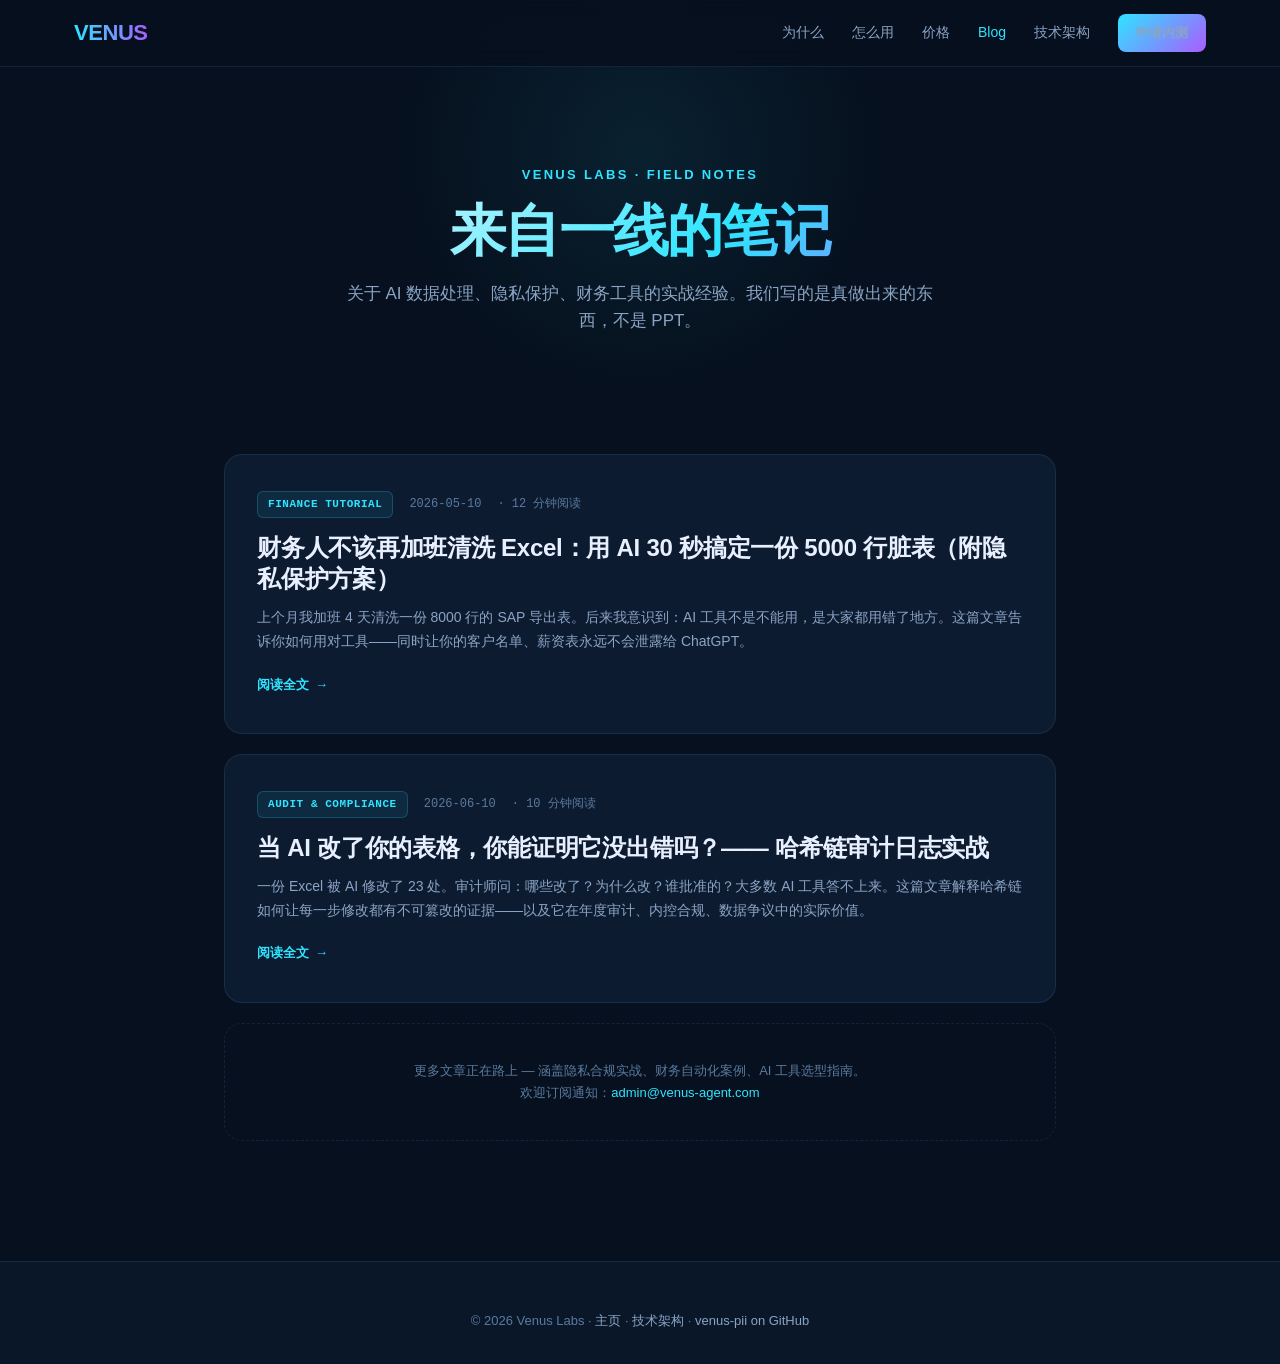
<file: blog/index.html>
<!DOCTYPE html>
<html lang="zh-CN">
<head>
<meta charset="UTF-8">
<meta name="viewport" content="width=device-width, initial-scale=1.0">
<meta name="description" content="Venus Labs 博客 — AI 数据处理、隐私保护、财务工具实战。来自一线创始人的笔记。">
<title>Blog — Venus Labs · AI 数据处理与隐私保护实战</title>
<link rel="canonical" href="https://venus-agent.com/blog/">
<meta property="og:type" content="website">
<meta property="og:site_name" content="Venus">
<meta property="og:title" content="Blog — Venus Labs · AI 数据处理与隐私保护实战">
<meta property="og:description" content="来自一线的笔记：关于 AI 数据处理、隐私保护、财务工具的实战经验。真做出来的东西，不是 PPT。">
<meta property="og:url" content="https://venus-agent.com/blog/">
<meta property="og:locale" content="zh_CN">
<meta name="twitter:card" content="summary_large_image">
<meta name="twitter:title" content="Blog — Venus Labs · AI 数据处理与隐私保护实战">
<meta name="twitter:description" content="关于 AI 数据处理、隐私保护、财务工具的实战经验。来自 Venus Labs 创始人的一线笔记。">
<style>
*{margin:0;padding:0;box-sizing:border-box}
:root{--bg:#06101e;--bg2:#0a1729;--card:#0d1b30;--card2:#102240;--border:rgba(100,180,255,.12);--border2:rgba(100,180,255,.24);--c1:#2fe4ff;--c2:#a95cff;--c3:#ffb020;--c4:#15d08f;--red:#ff5a8c;--text:#e8f0ff;--muted:#8aa4c4;--dim:#5a7a9e}
html{scroll-behavior:smooth}
body{background:var(--bg);color:var(--text);font-family:'Segoe UI','PingFang SC','Microsoft YaHei',sans-serif;line-height:1.7;-webkit-font-smoothing:antialiased}
a{color:var(--c1);text-decoration:none}

nav{position:fixed;top:0;width:100%;z-index:100;background:rgba(6,16,30,.85);backdrop-filter:blur(12px);border-bottom:1px solid var(--border);padding:14px 0}
nav .inner{max-width:1180px;margin:0 auto;display:flex;align-items:center;justify-content:space-between;padding:0 24px}
nav .logo{font-size:22px;font-weight:900;background:linear-gradient(90deg,var(--c1),var(--c2));-webkit-background-clip:text;background-clip:text;color:transparent;letter-spacing:-.02em}
nav .links{display:flex;gap:28px;font-size:14px;color:var(--muted);align-items:center}
nav .links a{color:var(--muted);transition:.2s}
nav .links a:hover{color:var(--c1)}
nav .links a.active{color:var(--c1)}
nav .cta-btn{padding:8px 18px;border-radius:8px;background:linear-gradient(135deg,var(--c1),var(--c2));color:#06101e;font-weight:800;font-size:13px}
.nav-toggle{display:none;flex-direction:column;gap:5px;background:none;border:none;cursor:pointer;padding:6px}
.nav-toggle span{display:block;width:22px;height:2px;background:var(--text);border-radius:2px;transition:.2s}
@media(max-width:780px){
  .nav-toggle{display:flex}
  nav .inner{flex-wrap:wrap;position:relative}
  nav .links{display:none;width:100%;flex-direction:column;gap:0;padding:12px 0 16px}
  nav .links.open{display:flex}
  nav .links a{padding:10px 4px;display:block;border-bottom:1px solid var(--border)}
  nav .links a.cta-btn{margin-top:12px;display:inline-block;align-self:flex-start;padding:10px 20px}
}

.hero{padding:160px 24px 60px;text-align:center;max-width:880px;margin:0 auto;position:relative}
.hero::before{content:'';position:absolute;width:500px;height:500px;border-radius:50%;background:radial-gradient(circle,rgba(47,228,255,.08),transparent 70%);top:-100px;left:50%;transform:translateX(-50%);z-index:0}
.hero-inner{position:relative;z-index:1}
.kicker{display:inline-block;font-size:13px;font-weight:800;letter-spacing:.18em;text-transform:uppercase;color:var(--c1);margin-bottom:14px}
.hero h1{font-size:clamp(36px,5vw,56px);font-weight:900;letter-spacing:-.03em;line-height:1.1;background:linear-gradient(135deg,#fff,var(--c1) 60%,var(--c2));-webkit-background-clip:text;background-clip:text;color:transparent;margin-bottom:18px}
.hero p{font-size:17px;color:var(--muted);max-width:620px;margin:0 auto;line-height:1.6}

.list{max-width:880px;margin:0 auto;padding:60px 24px 120px}
.post{padding:36px 32px;border-radius:18px;background:var(--card);border:1px solid var(--border);margin-bottom:20px;transition:.3s;display:block}
.post:hover{transform:translateY(-3px);border-color:var(--border2);box-shadow:0 12px 40px rgba(0,0,0,.3)}
.post-meta{display:flex;gap:16px;align-items:center;font-size:12px;color:var(--dim);margin-bottom:14px;font-family:'JetBrains Mono','Consolas',monospace}
.post-tag{padding:3px 10px;border-radius:6px;background:rgba(47,228,255,.08);border:1px solid rgba(47,228,255,.2);color:var(--c1);font-size:11px;font-weight:700;letter-spacing:.05em}
.post h2{font-size:24px;font-weight:800;color:var(--text);margin-bottom:12px;line-height:1.3;letter-spacing:-.01em}
.post-excerpt{font-size:14px;color:var(--muted);line-height:1.7;margin-bottom:16px}
.post-read{font-size:13px;color:var(--c1);font-weight:700;display:inline-flex;align-items:center;gap:6px}
.post-read::after{content:'→';transition:.2s}
.post:hover .post-read::after{transform:translateX(4px)}

.empty-future{padding:36px;border-radius:18px;border:1px dashed var(--border);text-align:center;color:var(--dim);font-size:13px;line-height:1.7}

footer{border-top:1px solid var(--border);padding:48px 24px 32px;background:var(--bg2);text-align:center;color:var(--dim);font-size:13px}
footer a{color:var(--muted)}
</style>
</head>
<body>

<nav>
  <div class="inner">
    <a href="/" class="logo">VENUS</a>
    <button class="nav-toggle" onclick="this.closest('nav').querySelector('.links').classList.toggle('open')" aria-label="展开菜单"><span></span><span></span><span></span></button>
    <div class="links">
      <a href="/#why">为什么</a>
      <a href="/#how">怎么用</a>
      <a href="/#pricing">价格</a>
      <a href="/blog/" class="active">Blog</a>
      <a href="/venus.html">技术架构</a>
      <a href="/#apply" class="cta-btn">申请内测</a>
    </div>
  </div>
</nav>

<div class="hero">
  <div class="hero-inner">
    <span class="kicker">Venus Labs · Field Notes</span>
    <h1>来自一线的笔记</h1>
    <p>关于 AI 数据处理、隐私保护、财务工具的实战经验。我们写的是真做出来的东西，不是 PPT。</p>
  </div>
</div>

<div class="list">
  <a href="/blog/finance-excel-ai-tutorial.html" class="post">
    <div class="post-meta">
      <span class="post-tag">FINANCE TUTORIAL</span>
      <span>2026-05-10</span>
      <span>· 12 分钟阅读</span>
    </div>
    <h2>财务人不该再加班清洗 Excel：用 AI 30 秒搞定一份 5000 行脏表（附隐私保护方案）</h2>
    <p class="post-excerpt">上个月我加班 4 天清洗一份 8000 行的 SAP 导出表。后来我意识到：AI 工具不是不能用，是大家都用错了地方。这篇文章告诉你如何用对工具——同时让你的客户名单、薪资表永远不会泄露给 ChatGPT。</p>
    <span class="post-read">阅读全文</span>
  </a>

  <a href="/blog/why-audit-trail-matters.html" class="post">
    <div class="post-meta">
      <span class="post-tag">AUDIT &amp; COMPLIANCE</span>
      <span>2026-06-10</span>
      <span>· 10 分钟阅读</span>
    </div>
    <h2>当 AI 改了你的表格，你能证明它没出错吗？—— 哈希链审计日志实战</h2>
    <p class="post-excerpt">一份 Excel 被 AI 修改了 23 处。审计师问：哪些改了？为什么改？谁批准的？大多数 AI 工具答不上来。这篇文章解释哈希链如何让每一步修改都有不可篡改的证据——以及它在年度审计、内控合规、数据争议中的实际价值。</p>
    <span class="post-read">阅读全文</span>
  </a>

  <div class="empty-future">
    更多文章正在路上 — 涵盖隐私合规实战、财务自动化案例、AI 工具选型指南。<br>
    欢迎订阅通知：<a href="mailto:admin@venus-agent.com?subject=[Subscribe]">admin@venus-agent.com</a>
  </div>
</div>

<footer>
  © 2026 Venus Labs · <a href="/">主页</a> · <a href="/venus.html">技术架构</a> · <a href="https://github.com/weizhanf/venus-pii" target="_blank" rel="noopener noreferrer">venus-pii on GitHub</a>
</footer>

</body>
</html>
</file>
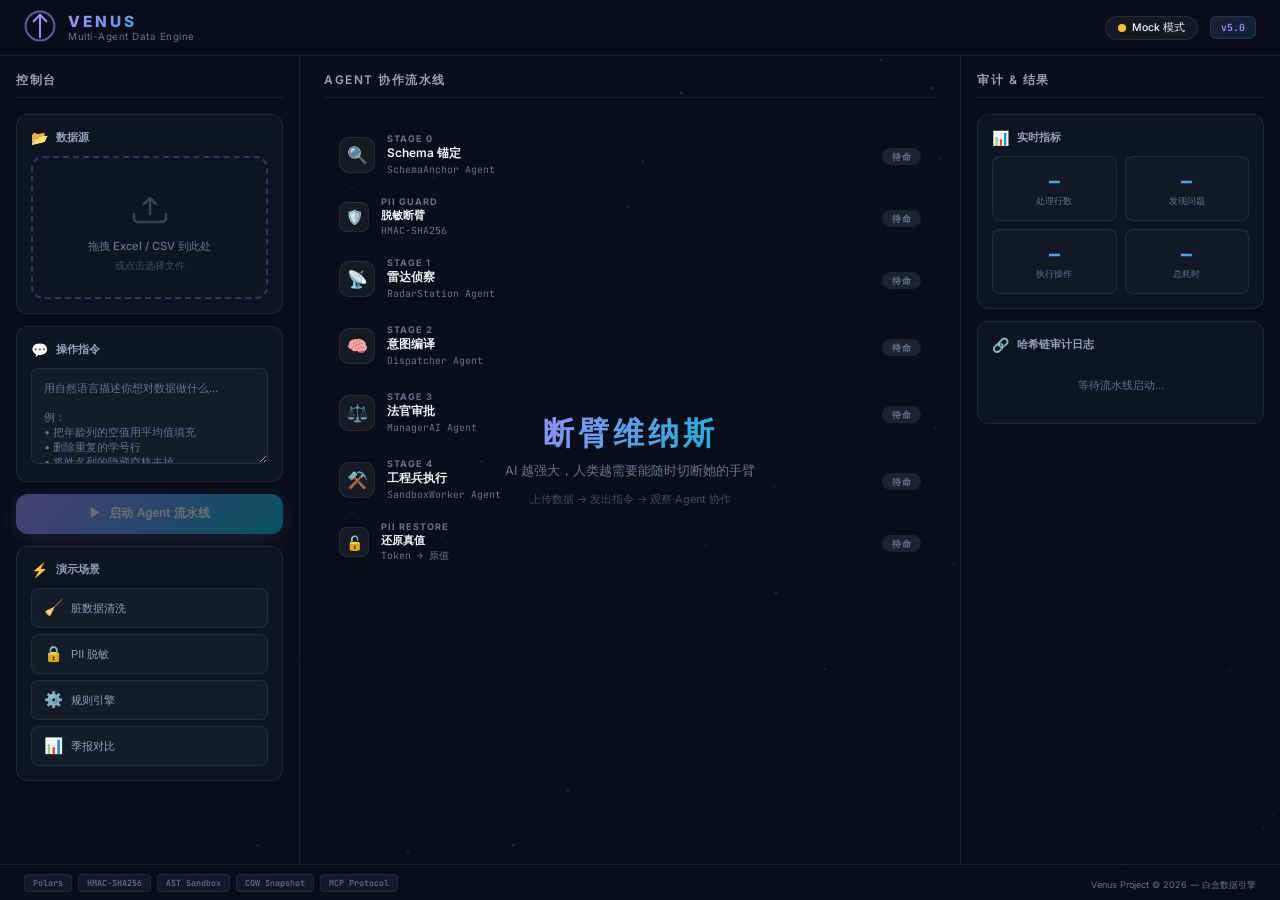
<file: dashboard/index.html>
<!DOCTYPE html>
<html lang="zh-CN">
<head>
    <meta charset="UTF-8">
    <meta name="viewport" content="width=device-width, initial-scale=1.0">
    <meta name="description" content="Venus — 多 Agent 协作白盒数据引擎，用可审计的约束控制不可预测的 AI">
    <title>Venus Agent Dashboard — 白盒数据引擎 · 在线演示</title>
    <link rel="canonical" href="https://venus-agent.com/dashboard/">
    <meta property="og:type" content="website">
    <meta property="og:site_name" content="Venus">
    <meta property="og:title" content="Venus Agent Dashboard — 五阶段白盒数据引擎在线演示">
    <meta property="og:description" content="在线体验 Venus 多 Agent 数据流水线：Schema 锚定 → PII 脱敏 → 雷达扫描 → 意图编译 → 法官审批 → 沙箱执行 → 哈希链审计。无需注册。">
    <meta property="og:url" content="https://venus-agent.com/dashboard/">
    <meta property="og:locale" content="zh_CN">
    <meta name="twitter:card" content="summary_large_image">
    <meta name="twitter:title" content="Venus Agent Dashboard — 五阶段白盒数据引擎在线演示">
    <meta name="twitter:description" content="在线体验 AI 数据清洗流水线：PII 脱敏 · 雷达扫描 · 哈希链审计。无需注册，即点即用。">
    <link rel="preconnect" href="https://fonts.googleapis.com">
    <link rel="preconnect" href="https://fonts.gstatic.com" crossorigin>
    <link href="https://fonts.googleapis.com/css2?family=Inter:wght@300;400;500;600;700;800;900&family=JetBrains+Mono:wght@400;500;600&display=swap" rel="stylesheet">
    <link rel="stylesheet" href="style.css">
</head>
<body>
    <!-- ═══════════════ 粒子背景层 ═══════════════ -->
    <canvas id="particles-canvas"></canvas>

    <!-- ═══════════════ 主容器 ═══════════════ -->
    <div class="app-container">

        <!-- ─── 顶部导航 ─── -->
        <header class="top-bar">
            <div class="logo-group">
                <div class="logo-icon">
                    <svg viewBox="0 0 40 40" fill="none">
                        <circle cx="20" cy="20" r="18" stroke="url(#logo-grad)" stroke-width="2.5" opacity="0.6"/>
                        <path d="M20 6 L20 34 M12 14 L20 6 L28 14" stroke="url(#logo-grad)" stroke-width="2.5" stroke-linecap="round" stroke-linejoin="round"/>
                        <defs>
                            <linearGradient id="logo-grad" x1="0" y1="0" x2="40" y2="40">
                                <stop offset="0%" stop-color="#a78bfa"/>
                                <stop offset="100%" stop-color="#06b6d4"/>
                            </linearGradient>
                        </defs>
                    </svg>
                </div>
                <div class="logo-text">
                    <span class="logo-title">VENUS</span>
                    <span class="logo-subtitle">Multi-Agent Data Engine</span>
                </div>
            </div>
            <div class="top-bar-right">
                <div class="status-badge online" id="backend-status">
                    <span class="status-dot"></span>
                    <span class="status-text">检测中...</span>
                </div>
                <div class="version-badge">v5.0</div>
            </div>
        </header>

        <!-- ─── 主体区域 ─── -->
        <main class="main-content">

            <!-- ═══ 左面板：控制台 ═══ -->
            <aside class="panel panel-left">
                <div class="panel-header">
                    <h2>控制台</h2>
                </div>

                <!-- 文件上传 -->
                <section class="card" id="upload-card">
                    <h3 class="card-title">
                        <span class="card-icon">📂</span>
                        数据源
                    </h3>
                    <div class="upload-zone" id="upload-zone">
                        <div class="upload-icon">
                            <svg width="48" height="48" viewBox="0 0 48 48" fill="none">
                                <path d="M24 32V16M24 16L18 22M24 16L30 22" stroke="currentColor" stroke-width="2.5" stroke-linecap="round" stroke-linejoin="round"/>
                                <path d="M8 32V36C8 38.2 9.8 40 12 40H36C38.2 40 40 38.2 40 36V32" stroke="currentColor" stroke-width="2.5" stroke-linecap="round" stroke-linejoin="round"/>
                            </svg>
                        </div>
                        <p class="upload-text">拖拽 Excel / CSV 到此处</p>
                        <p class="upload-hint">或点击选择文件</p>
                        <input type="file" id="file-input" accept=".xlsx,.xls,.csv" hidden>
                    </div>
                    <div class="file-info hidden" id="file-info">
                        <div class="file-meta">
                            <span class="file-name" id="file-name"></span>
                            <span class="file-size" id="file-size"></span>
                        </div>
                        <button class="btn-icon" id="file-remove" title="移除文件">✕</button>
                    </div>
                </section>

                <!-- 指令输入 -->
                <section class="card">
                    <h3 class="card-title">
                        <span class="card-icon">💬</span>
                        操作指令
                    </h3>
                    <textarea id="instruction-input" class="instruction-input" placeholder="用自然语言描述你想对数据做什么...&#10;&#10;例：&#10;• 把年龄列的空值用平均值填充&#10;• 删除重复的学号行&#10;• 将姓名列的隐藏空格去掉" rows="5"></textarea>
                </section>

                <!-- 执行按钮 -->
                <button class="btn-primary" id="run-btn" disabled>
                    <span class="btn-icon-left">▶</span>
                    <span>启动 Agent 流水线</span>
                </button>

                <!-- 快捷场景 -->
                <section class="card">
                    <h3 class="card-title">
                        <span class="card-icon">⚡</span>
                        演示场景
                    </h3>
                    <div class="demo-buttons">
                        <button class="btn-demo" data-demo="clean">
                            <span class="demo-icon">🧹</span>
                            <span class="demo-label">脏数据清洗</span>
                        </button>
                        <button class="btn-demo" data-demo="pii">
                            <span class="demo-icon">🔒</span>
                            <span class="demo-label">PII 脱敏</span>
                        </button>
                        <button class="btn-demo" data-demo="rule">
                            <span class="demo-icon">⚙️</span>
                            <span class="demo-label">规则引擎</span>
                        </button>
                        <button class="btn-demo" data-demo="audit">
                            <span class="demo-icon">📊</span>
                            <span class="demo-label">季报对比</span>
                        </button>
                    </div>
                </section>
            </aside>

            <!-- ═══ 中央面板：Agent 流水线 ═══ -->
            <section class="panel panel-center">
                <div class="panel-header">
                    <h2>Agent 协作流水线</h2>
                    <div class="pipeline-timer hidden" id="pipeline-timer">
                        <span class="timer-icon">⏱</span>
                        <span class="timer-value" id="timer-value">0.00s</span>
                    </div>
                </div>

                <!-- 五阶段流水线可视化 -->
                <div class="pipeline-track" id="pipeline-track">
                    <!-- Stage 0 -->
                    <div class="stage-node" data-stage="0" id="stage-0">
                        <div class="stage-connector"></div>
                        <div class="stage-body">
                            <div class="stage-icon-wrap">
                                <div class="stage-icon">🔍</div>
                                <div class="stage-pulse"></div>
                            </div>
                            <div class="stage-info">
                                <span class="stage-label">Stage 0</span>
                                <span class="stage-name">Schema 锚定</span>
                                <span class="stage-agent">SchemaAnchor Agent</span>
                            </div>
                            <div class="stage-status">
                                <span class="stage-badge idle">待命</span>
                            </div>
                        </div>
                        <div class="stage-detail hidden" id="stage-0-detail"></div>
                    </div>

                    <!-- PII Guard -->
                    <div class="stage-node stage-guard" data-stage="pii" id="stage-pii">
                        <div class="stage-connector"></div>
                        <div class="stage-body">
                            <div class="stage-icon-wrap">
                                <div class="stage-icon">🛡️</div>
                                <div class="stage-pulse"></div>
                            </div>
                            <div class="stage-info">
                                <span class="stage-label">PII Guard</span>
                                <span class="stage-name">脱敏断臂</span>
                                <span class="stage-agent">HMAC-SHA256</span>
                            </div>
                            <div class="stage-status">
                                <span class="stage-badge idle">待命</span>
                            </div>
                        </div>
                    </div>

                    <!-- Stage 1 -->
                    <div class="stage-node" data-stage="1" id="stage-1">
                        <div class="stage-connector"></div>
                        <div class="stage-body">
                            <div class="stage-icon-wrap">
                                <div class="stage-icon">📡</div>
                                <div class="stage-pulse"></div>
                            </div>
                            <div class="stage-info">
                                <span class="stage-label">Stage 1</span>
                                <span class="stage-name">雷达侦察</span>
                                <span class="stage-agent">RadarStation Agent</span>
                            </div>
                            <div class="stage-status">
                                <span class="stage-badge idle">待命</span>
                            </div>
                        </div>
                        <div class="stage-detail hidden" id="stage-1-detail"></div>
                    </div>

                    <!-- Stage 2 -->
                    <div class="stage-node" data-stage="2" id="stage-2">
                        <div class="stage-connector"></div>
                        <div class="stage-body">
                            <div class="stage-icon-wrap">
                                <div class="stage-icon">🧠</div>
                                <div class="stage-pulse"></div>
                            </div>
                            <div class="stage-info">
                                <span class="stage-label">Stage 2</span>
                                <span class="stage-name">意图编译</span>
                                <span class="stage-agent">Dispatcher Agent</span>
                            </div>
                            <div class="stage-status">
                                <span class="stage-badge idle">待命</span>
                            </div>
                        </div>
                        <div class="stage-detail hidden" id="stage-2-detail"></div>
                    </div>

                    <!-- Stage 3 -->
                    <div class="stage-node" data-stage="3" id="stage-3">
                        <div class="stage-connector"></div>
                        <div class="stage-body">
                            <div class="stage-icon-wrap">
                                <div class="stage-icon">⚖️</div>
                                <div class="stage-pulse"></div>
                            </div>
                            <div class="stage-info">
                                <span class="stage-label">Stage 3</span>
                                <span class="stage-name">法官审批</span>
                                <span class="stage-agent">ManagerAI Agent</span>
                            </div>
                            <div class="stage-status">
                                <span class="stage-badge idle">待命</span>
                            </div>
                        </div>
                        <div class="stage-detail hidden" id="stage-3-detail"></div>
                    </div>

                    <!-- Stage 4 -->
                    <div class="stage-node" data-stage="4" id="stage-4">
                        <div class="stage-connector"></div>
                        <div class="stage-body">
                            <div class="stage-icon-wrap">
                                <div class="stage-icon">⚒️</div>
                                <div class="stage-pulse"></div>
                            </div>
                            <div class="stage-info">
                                <span class="stage-label">Stage 4</span>
                                <span class="stage-name">工程兵执行</span>
                                <span class="stage-agent">SandboxWorker Agent</span>
                            </div>
                            <div class="stage-status">
                                <span class="stage-badge idle">待命</span>
                            </div>
                        </div>
                        <div class="stage-detail hidden" id="stage-4-detail"></div>
                    </div>

                    <!-- PII Restore -->
                    <div class="stage-node stage-guard" data-stage="restore" id="stage-restore">
                        <div class="stage-connector"></div>
                        <div class="stage-body">
                            <div class="stage-icon-wrap">
                                <div class="stage-icon">🔓</div>
                                <div class="stage-pulse"></div>
                            </div>
                            <div class="stage-info">
                                <span class="stage-label">PII Restore</span>
                                <span class="stage-name">还原真值</span>
                                <span class="stage-agent">Token → 原值</span>
                            </div>
                            <div class="stage-status">
                                <span class="stage-badge idle">待命</span>
                            </div>
                        </div>
                    </div>
                </div>

                <!-- 中央消息区 -->
                <div class="center-message" id="center-message">
                    <div class="hero-text">
                        <h1>断臂维纳斯</h1>
                        <p>AI 越强大，人类越需要能随时切断她的手臂</p>
                        <p class="hero-sub">上传数据 → 发出指令 → 观察 Agent 协作</p>
                    </div>
                </div>

            </section>

            <!-- ═══ 右面板：审计 & 结果 ═══ -->
            <aside class="panel panel-right">
                <div class="panel-header">
                    <h2>审计 & 结果</h2>
                </div>

                <!-- 指标仪表盘 -->
                <section class="card" id="metrics-card">
                    <h3 class="card-title">
                        <span class="card-icon">📊</span>
                        实时指标
                    </h3>
                    <div class="metrics-grid">
                        <div class="metric-item">
                            <span class="metric-value" id="metric-rows">—</span>
                            <span class="metric-label">处理行数</span>
                        </div>
                        <div class="metric-item">
                            <span class="metric-value" id="metric-issues">—</span>
                            <span class="metric-label">发现问题</span>
                        </div>
                        <div class="metric-item">
                            <span class="metric-value" id="metric-ops">—</span>
                            <span class="metric-label">执行操作</span>
                        </div>
                        <div class="metric-item">
                            <span class="metric-value" id="metric-time">—</span>
                            <span class="metric-label">总耗时</span>
                        </div>
                    </div>
                </section>

                <!-- 雷达扫描结果 -->
                <section class="card hidden" id="radar-card">
                    <h3 class="card-title">
                        <span class="card-icon">📡</span>
                        雷达扫描报告
                    </h3>
                    <div class="radar-findings" id="radar-findings"></div>
                </section>

                <!-- 审计日志 -->
                <section class="card" id="audit-card">
                    <h3 class="card-title">
                        <span class="card-icon">🔗</span>
                        哈希链审计日志
                    </h3>
                    <div class="audit-log" id="audit-log">
                        <div class="audit-empty">等待流水线启动...</div>
                    </div>
                </section>

                <!-- 数据预览 -->
                <section class="card hidden" id="result-card">
                    <h3 class="card-title">
                        <span class="card-icon">📋</span>
                        处理结果
                    </h3>
                    <div class="data-preview" id="data-preview"></div>
                    <button class="btn-secondary" id="download-btn">
                        <span>⬇️</span> 下载结果 Excel
                    </button>
                </section>
            </aside>

        </main>

        <!-- ─── 底部状态栏 ─── -->
        <footer class="bottom-bar">
            <div class="bottom-left">
                <span class="tech-badge">Polars</span>
                <span class="tech-badge">HMAC-SHA256</span>
                <span class="tech-badge">AST Sandbox</span>
                <span class="tech-badge">COW Snapshot</span>
                <span class="tech-badge">MCP Protocol</span>
            </div>
            <div class="bottom-right">
                <span class="copyright">Venus Project © 2026 — 白盒数据引擎</span>
            </div>
        </footer>

    </div>

    <script src="app.js"></script>
</body>
</html>
</file>
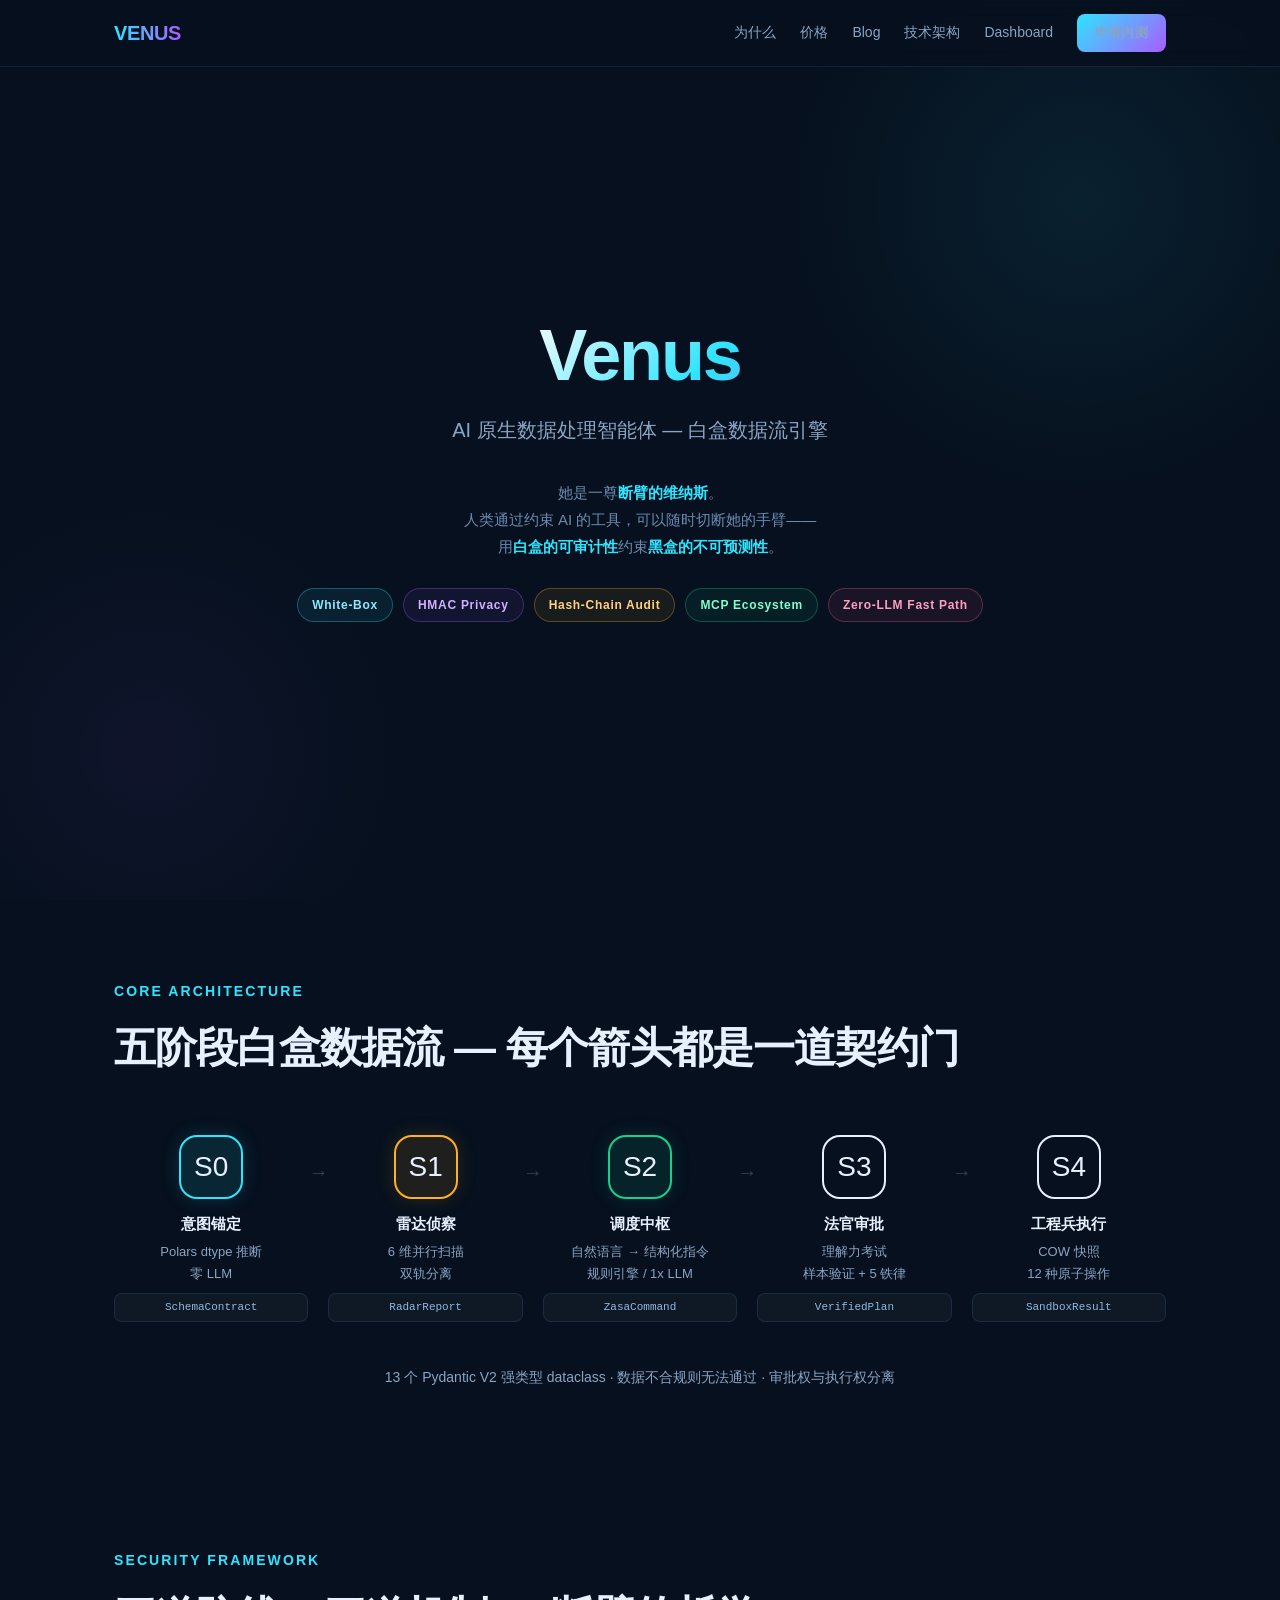
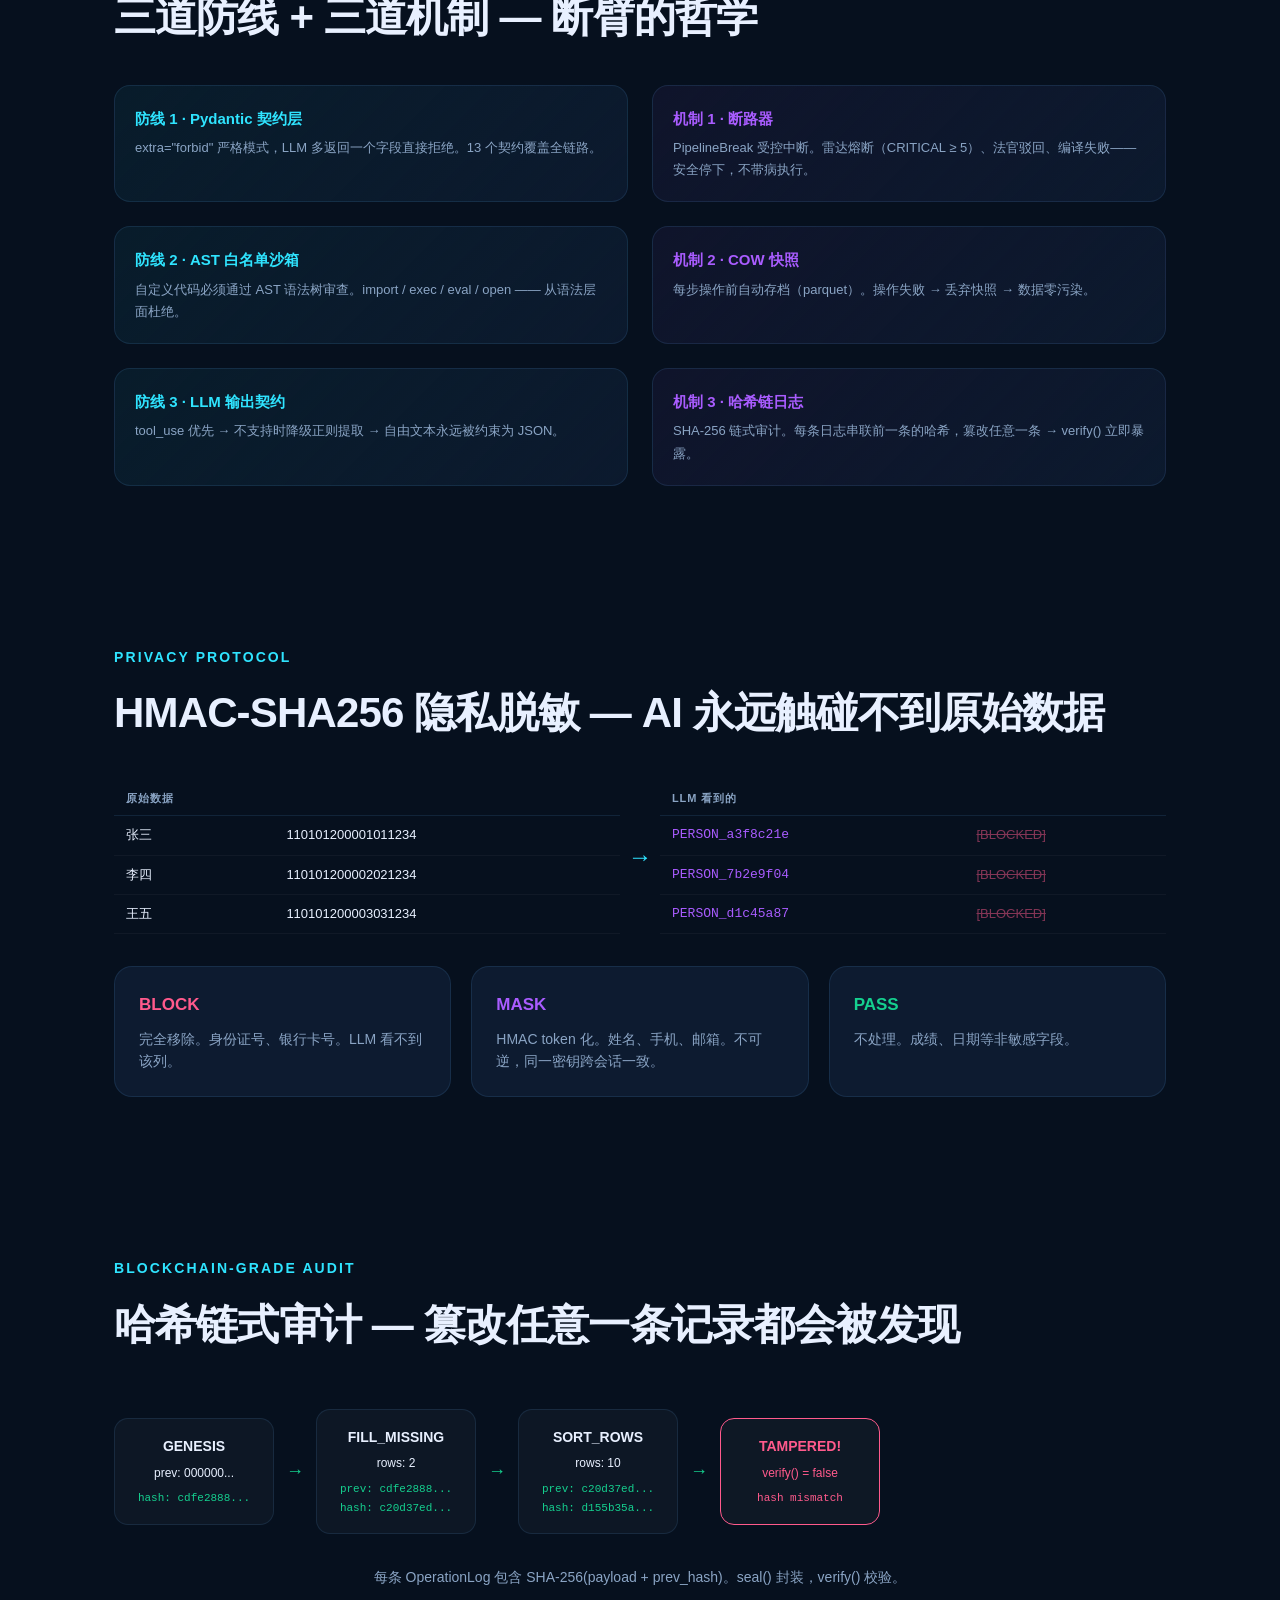
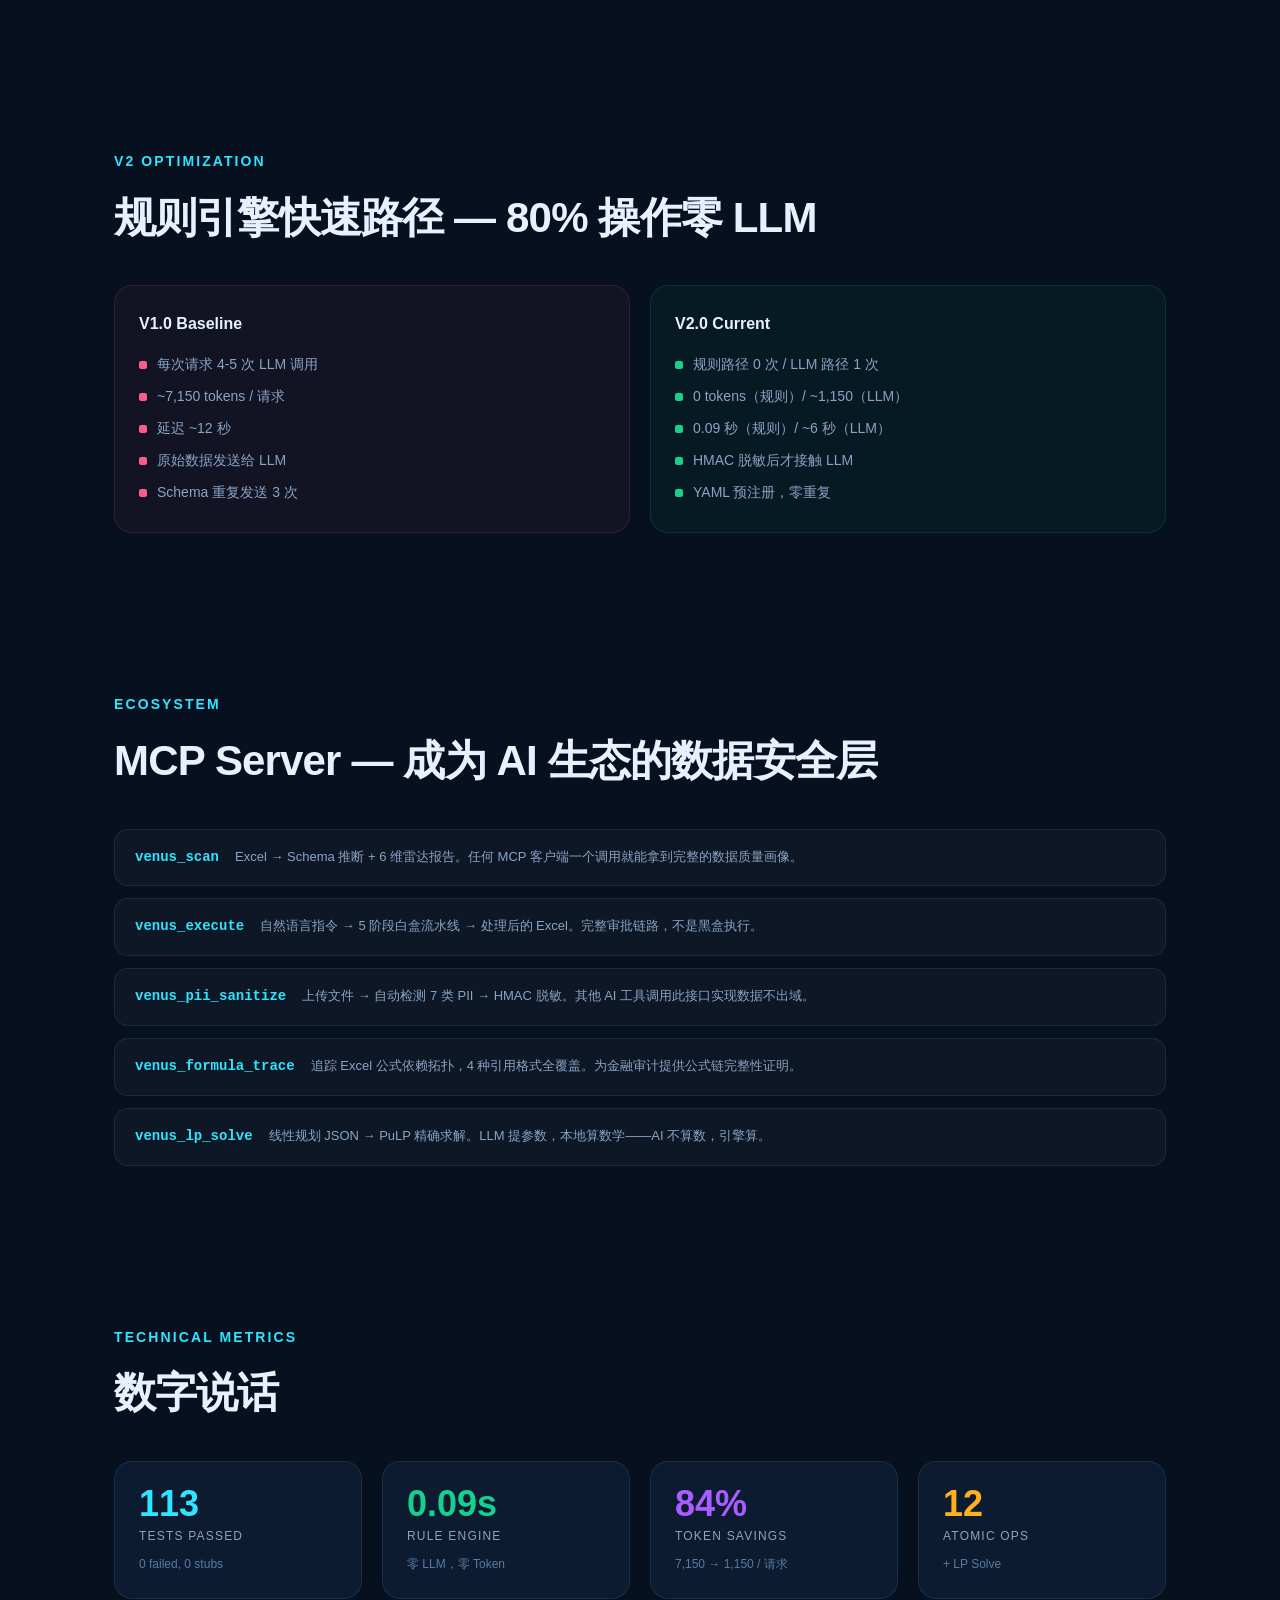
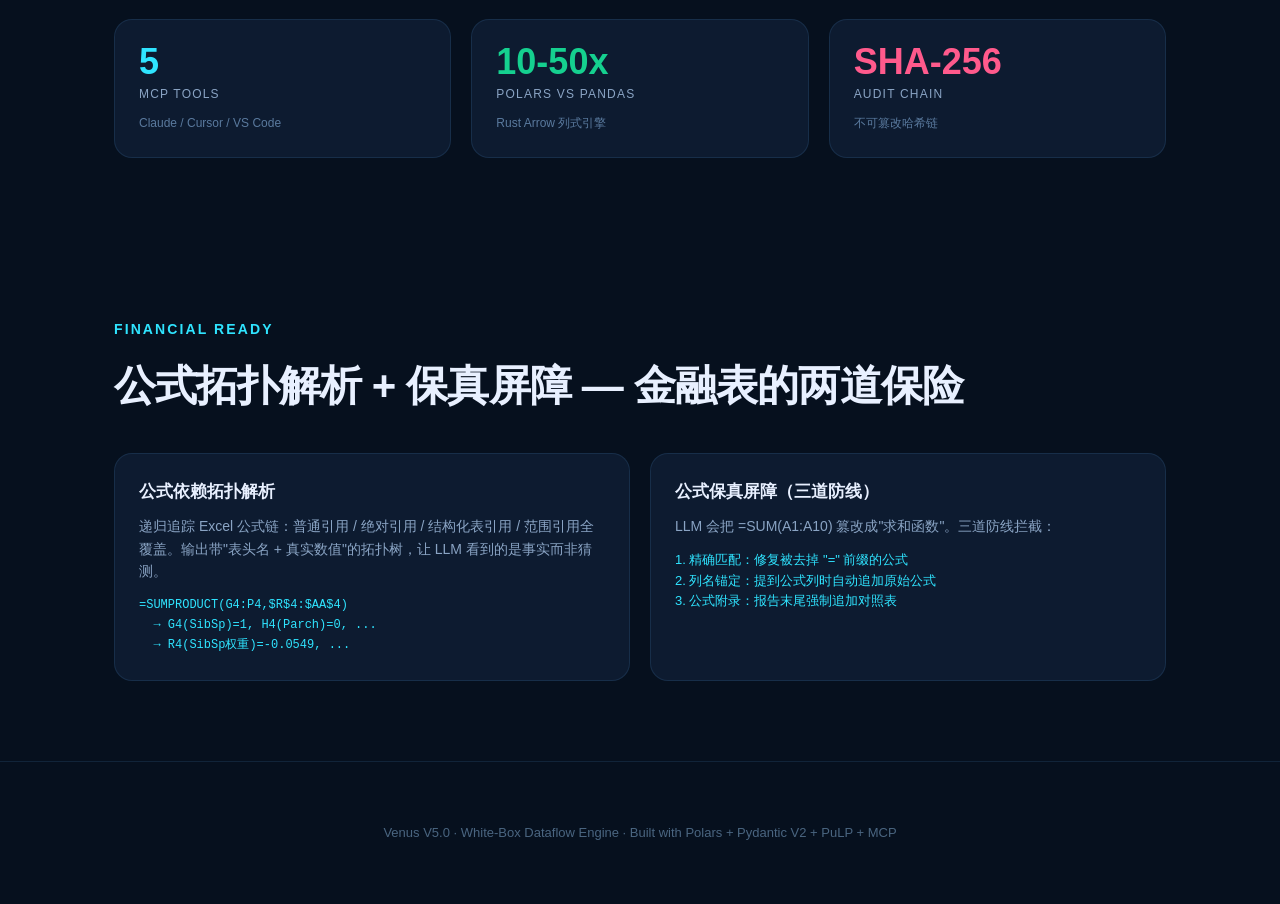
<file: venus.html>
<!DOCTYPE html>
<html lang="zh-CN">
<head>
<meta charset="UTF-8">
<meta name="viewport" content="width=device-width, initial-scale=1.0">
<title>Venus 技术架构 — 五阶段白盒数据流 · HMAC-SHA256 · 哈希链审计</title>
<meta name="description" content="Venus AI 数据处理引擎的完整技术架构：五阶段白盒数据流、HMAC-SHA256 PII 脱敏、SHA-256 哈希链审计、Pydantic V2 契约验证、AST 沙箱执行。">
<link rel="canonical" href="https://venus-agent.com/venus.html">
<meta property="og:type" content="website">
<meta property="og:site_name" content="Venus">
<meta property="og:title" content="Venus 技术架构 — 五阶段白盒数据流引擎">
<meta property="og:description" content="完整技术架构详解：HMAC-SHA256 PII 脱敏 · SHA-256 哈希链审计 · Pydantic V2 契约 · AST 沙箱 · MCP 生态 · 规则引擎零 LLM 快速路径。">
<meta property="og:url" content="https://venus-agent.com/venus.html">
<meta property="og:locale" content="zh_CN">
<meta name="twitter:card" content="summary_large_image">
<meta name="twitter:title" content="Venus 技术架构 — 五阶段白盒数据流引擎">
<meta name="twitter:description" content="HMAC-SHA256 脱敏 · 哈希链审计 · 规则引擎 0.09s · 84% Token 节省">
<style>
*{margin:0;padding:0;box-sizing:border-box}
:root{--bg:#06101e;--card:#0d1b30;--border:rgba(100,180,255,.12);--c1:#2fe4ff;--c2:#a95cff;--c3:#ffb020;--c4:#15d08f;--red:#ff5a8c;--text:#e8f0ff;--muted:#8aa4c4}
html{scroll-behavior:smooth}
body{background:var(--bg);color:var(--text);font-family:'Segoe UI','PingFang SC','Microsoft YaHei',sans-serif;line-height:1.7}
a{color:var(--c1);text-decoration:none}

/* Nav */
nav{position:fixed;top:0;width:100%;z-index:100;background:rgba(6,16,30,.85);backdrop-filter:blur(12px);border-bottom:1px solid var(--border);padding:14px 0}
nav .inner{max-width:1100px;margin:0 auto;display:flex;align-items:center;justify-content:space-between;padding:0 24px}
nav .logo{font-size:20px;font-weight:900;background:linear-gradient(90deg,var(--c1),var(--c2));-webkit-background-clip:text;background-clip:text;color:transparent;letter-spacing:-.02em}
nav .links{display:flex;gap:24px;font-size:14px;color:var(--muted);align-items:center}
nav .links a{color:var(--muted);transition:.2s}
nav .links a:hover{color:var(--c1)}
nav .cta-btn{padding:8px 18px;border-radius:8px;background:linear-gradient(135deg,var(--c1),var(--c2));color:#06101e;font-weight:800;font-size:13px;letter-spacing:.02em}
nav .cta-btn:hover{transform:translateY(-1px);box-shadow:0 4px 16px rgba(47,228,255,.25)}
.nav-toggle{display:none;flex-direction:column;gap:5px;background:none;border:none;cursor:pointer;padding:6px}
.nav-toggle span{display:block;width:22px;height:2px;background:var(--text);border-radius:2px;transition:.2s}
@media(max-width:780px){
  .nav-toggle{display:flex}
  nav .inner{flex-wrap:wrap;position:relative}
  nav .links{display:none;width:100%;flex-direction:column;gap:0;padding:12px 0 16px}
  nav .links.open{display:flex}
  nav .links a{padding:10px 4px;display:block;border-bottom:1px solid var(--border)}
  nav .links a.cta-btn{margin-top:12px;display:inline-block;align-self:flex-start;padding:10px 20px}
}

/* Hero */
.hero{min-height:100vh;display:flex;align-items:center;justify-content:center;text-align:center;padding:120px 24px 80px;position:relative;overflow:hidden}
.hero::before{content:'';position:absolute;width:600px;height:600px;border-radius:50%;background:radial-gradient(circle,rgba(47,228,255,.08),transparent 70%);top:-100px;right:-100px}
.hero::after{content:'';position:absolute;width:500px;height:500px;border-radius:50%;background:radial-gradient(circle,rgba(169,92,255,.06),transparent 70%);bottom:-100px;left:-100px}
.hero h1{font-size:clamp(40px,6vw,72px);font-weight:900;letter-spacing:-.03em;line-height:1.05;background:linear-gradient(135deg,#fff 30%,var(--c1) 60%,var(--c2));-webkit-background-clip:text;background-clip:text;color:transparent}
.hero .sub{font-size:20px;color:var(--muted);margin:20px auto 0;max-width:640px}
.hero .concept{margin-top:32px;font-size:15px;color:#6a8ab0;max-width:560px;margin-left:auto;margin-right:auto;line-height:1.8}
.hero .concept em{color:var(--c1);font-style:normal;font-weight:700}
.tags{display:flex;gap:10px;justify-content:center;margin-top:28px;flex-wrap:wrap}
.tag{padding:6px 14px;border-radius:20px;font-size:12px;font-weight:700;letter-spacing:.06em;border:1px solid}
.t1{color:#8ee8ff;border-color:rgba(47,228,255,.3);background:rgba(47,228,255,.08)}
.t2{color:#d0b0ff;border-color:rgba(169,92,255,.3);background:rgba(169,92,255,.08)}
.t3{color:#ffd080;border-color:rgba(255,176,32,.3);background:rgba(255,176,32,.08)}
.t4{color:#80ffd0;border-color:rgba(21,208,143,.3);background:rgba(21,208,143,.08)}
.t5{color:#ff9fc0;border-color:rgba(255,90,140,.3);background:rgba(255,90,140,.08)}

/* Sections */
section{padding:80px 24px;max-width:1100px;margin:0 auto}
.stitle{font-size:14px;letter-spacing:.15em;text-transform:uppercase;color:var(--c1);font-weight:800;margin-bottom:8px}
h2{font-size:clamp(28px,3.5vw,42px);font-weight:900;letter-spacing:-.02em;margin-bottom:32px}

/* Pipeline */
.pipeline{display:flex;align-items:flex-start;gap:0;position:relative;overflow-x:auto;padding:20px 0}
.stage{flex:1;min-width:180px;text-align:center;position:relative}
.stage .icon{width:64px;height:64px;border-radius:18px;margin:0 auto 12px;display:flex;align-items:center;justify-content:center;font-size:28px;border:2px solid;transition:.3s}
.stage:nth-child(1) .icon{border-color:var(--c1);background:rgba(47,228,255,.1);box-shadow:0 0 20px rgba(47,228,255,.15)}
.stage:nth-child(2) .icon{border-color:var(--c2);background:rgba(169,92,255,.1);box-shadow:0 0 20px rgba(169,92,255,.15)}
.stage:nth-child(3) .icon{border-color:var(--c3);background:rgba(255,176,32,.1);box-shadow:0 0 20px rgba(255,176,32,.15)}
.stage:nth-child(4) .icon{border-color:var(--red);background:rgba(255,90,140,.1);box-shadow:0 0 20px rgba(255,90,140,.15)}
.stage:nth-child(5) .icon{border-color:var(--c4);background:rgba(21,208,143,.1);box-shadow:0 0 20px rgba(21,208,143,.15)}
.stage .name{font-size:15px;font-weight:800}
.stage .desc{font-size:13px;color:var(--muted);margin-top:4px}
.stage .contract{margin-top:8px;font-size:11px;padding:4px 10px;border-radius:8px;background:rgba(255,255,255,.04);border:1px solid var(--border);color:#90b8e0;font-family:monospace}
.arrow{display:flex;align-items:center;padding-top:20px;color:rgba(255,255,255,.2);font-size:20px}

/* Grid */
.grid{display:grid;gap:20px}
.g2{grid-template-columns:repeat(2,1fr)}
.g3{grid-template-columns:repeat(3,1fr)}
.g4{grid-template-columns:repeat(4,1fr)}
@media(max-width:900px){.g2,.g3,.g4{grid-template-columns:1fr}.pipeline{flex-direction:column;align-items:center}.arrow{transform:rotate(90deg);padding:0}}
.card{padding:24px;border-radius:18px;background:var(--card);border:1px solid var(--border)}
.card h3{font-size:17px;font-weight:800;margin-bottom:8px}
.card p{font-size:14px;color:var(--muted);line-height:1.6}
.card .num{font-size:36px;font-weight:900;line-height:1}

/* Security */
.shield{display:grid;grid-template-columns:1fr 1fr;gap:24px}
.shield-item{padding:20px;border-radius:16px;border:1px solid var(--border)}
.shield-item h4{font-size:15px;font-weight:800;margin-bottom:6px}
.shield-item p{font-size:13px;color:var(--muted)}
.defense{background:linear-gradient(135deg,rgba(47,228,255,.06),rgba(13,27,48,.9))}
.mechanism{background:linear-gradient(135deg,rgba(169,92,255,.06),rgba(13,27,48,.9))}

/* Hash Chain */
.chain{display:flex;align-items:center;gap:12px;overflow-x:auto;padding:16px 0}
.block{padding:16px;border-radius:14px;background:rgba(255,255,255,.03);border:1px solid var(--border);min-width:160px;text-align:center;font-size:12px}
.block .hash{font-family:monospace;color:var(--c4);font-size:11px;word-break:break-all;margin-top:6px}
.block .op{font-weight:800;font-size:14px;margin-bottom:4px}
.chain-arrow{color:var(--c4);font-size:18px;flex-shrink:0}

/* PII */
.pii-demo{display:grid;grid-template-columns:1fr 40px 1fr;gap:0;align-items:center}
.pii-table{font-size:13px;border-collapse:collapse;width:100%}
.pii-table th{text-align:left;padding:8px 12px;border-bottom:1px solid var(--border);color:var(--muted);font-size:11px;letter-spacing:.08em}
.pii-table td{padding:8px 12px;border-bottom:1px solid rgba(255,255,255,.04)}
.pii-arrow{text-align:center;font-size:24px;color:var(--c1)}
.masked{color:var(--c2);font-family:monospace}
.blocked{color:var(--red);text-decoration:line-through;opacity:.5}

/* MCP */
.tool-list{display:flex;flex-direction:column;gap:12px}
.tool{padding:16px 20px;border-radius:14px;background:rgba(255,255,255,.03);border:1px solid var(--border);display:flex;gap:16px;align-items:flex-start}
.tool .tname{font-family:monospace;font-weight:800;color:var(--c1);font-size:14px;white-space:nowrap}
.tool .tdesc{font-size:13px;color:var(--muted)}

/* Metrics */
.metric .num{margin-bottom:4px}
.metric .label{font-size:12px;color:var(--muted);letter-spacing:.1em;text-transform:uppercase}
.metric .foot{font-size:12px;color:#5a7a9e;margin-top:8px}

/* Comparison */
.cmp{display:grid;grid-template-columns:1fr 1fr;gap:20px}
.cmp-col{padding:24px;border-radius:18px}
.cmp-old{background:rgba(255,90,140,.05);border:1px solid rgba(255,90,140,.15)}
.cmp-new{background:rgba(21,208,143,.05);border:1px solid rgba(21,208,143,.15)}
.cmp-col h3{font-size:16px;font-weight:800;margin-bottom:12px}
.cmp-col ul{list-style:none;font-size:14px;color:var(--muted)}
.cmp-col li{padding:4px 0}
.cmp-col li::before{content:'';display:inline-block;width:8px;height:8px;border-radius:2px;margin-right:10px}
.cmp-old li::before{background:var(--red)}
.cmp-new li::before{background:var(--c4)}

footer{text-align:center;padding:60px 24px;color:#4a6580;font-size:13px;border-top:1px solid var(--border)}
</style>
</head>
<body>

<nav>
<div class="inner">
  <a href="/" class="logo">VENUS</a>
  <button class="nav-toggle" onclick="this.closest('nav').querySelector('.links').classList.toggle('open')" aria-label="展开菜单"><span></span><span></span><span></span></button>
  <div class="links">
    <a href="/#why">为什么</a>
    <a href="/#pricing">价格</a>
    <a href="/blog/">Blog</a>
    <a href="/venus.html">技术架构</a>
    <a href="/dashboard/">Dashboard</a>
    <a href="/#apply" class="cta-btn">申请内测</a>
  </div>
</div>
</nav>

<!-- ========== HERO ========== -->
<div class="hero">
  <div style="position:relative;z-index:2">
    <h1>Venus</h1>
    <div class="sub">AI 原生数据处理智能体 — 白盒数据流引擎</div>
    <div class="concept">
      她是一尊<em>断臂的维纳斯</em>。<br>
      人类通过约束 AI 的工具，可以随时切断她的手臂——<br>
      用<em>白盒的可审计性</em>约束<em>黑盒的不可预测性</em>。
    </div>
    <div class="tags">
      <span class="tag t1">White-Box</span>
      <span class="tag t2">HMAC Privacy</span>
      <span class="tag t3">Hash-Chain Audit</span>
      <span class="tag t4">MCP Ecosystem</span>
      <span class="tag t5">Zero-LLM Fast Path</span>
    </div>
  </div>
</div>

<!-- ========== PIPELINE ========== -->
<section id="pipeline">
  <div class="stitle">Core Architecture</div>
  <h2>五阶段白盒数据流 — 每个箭头都是一道契约门</h2>

  <div class="pipeline">
    <div class="stage">
      <div class="icon">S0</div>
      <div class="name">意图锚定</div>
      <div class="desc">Polars dtype 推断<br>零 LLM</div>
      <div class="contract">SchemaContract</div>
    </div>
    <div class="arrow">&rarr;</div>
    <div class="stage">
      <div class="icon">S1</div>
      <div class="name">雷达侦察</div>
      <div class="desc">6 维并行扫描<br>双轨分离</div>
      <div class="contract">RadarReport</div>
    </div>
    <div class="arrow">&rarr;</div>
    <div class="stage">
      <div class="icon">S2</div>
      <div class="name">调度中枢</div>
      <div class="desc">自然语言 &rarr; 结构化指令<br>规则引擎 / 1x LLM</div>
      <div class="contract">ZasaCommand</div>
    </div>
    <div class="arrow">&rarr;</div>
    <div class="stage">
      <div class="icon">S3</div>
      <div class="name">法官审批</div>
      <div class="desc">理解力考试<br>样本验证 + 5 铁律</div>
      <div class="contract">VerifiedPlan</div>
    </div>
    <div class="arrow">&rarr;</div>
    <div class="stage">
      <div class="icon">S4</div>
      <div class="name">工程兵执行</div>
      <div class="desc">COW 快照<br>12 种原子操作</div>
      <div class="contract">SandboxResult</div>
    </div>
  </div>

  <div style="text-align:center;margin-top:24px;font-size:14px;color:var(--muted)">
    13 个 Pydantic V2 强类型 dataclass &middot; 数据不合规则无法通过 &middot; 审批权与执行权分离
  </div>
</section>

<!-- ========== SECURITY ========== -->
<section id="security">
  <div class="stitle">Security Framework</div>
  <h2>三道防线 + 三道机制 — 断臂的哲学</h2>

  <div class="shield">
    <div class="shield-item defense">
      <h4 style="color:var(--c1)">防线 1 &middot; Pydantic 契约层</h4>
      <p>extra="forbid" 严格模式，LLM 多返回一个字段直接拒绝。13 个契约覆盖全链路。</p>
    </div>
    <div class="shield-item mechanism">
      <h4 style="color:var(--c2)">机制 1 &middot; 断路器</h4>
      <p>PipelineBreak 受控中断。雷达熔断（CRITICAL &ge; 5）、法官驳回、编译失败——安全停下，不带病执行。</p>
    </div>
    <div class="shield-item defense">
      <h4 style="color:var(--c1)">防线 2 &middot; AST 白名单沙箱</h4>
      <p>自定义代码必须通过 AST 语法树审查。import / exec / eval / open —— 从语法层面杜绝。</p>
    </div>
    <div class="shield-item mechanism">
      <h4 style="color:var(--c2)">机制 2 &middot; COW 快照</h4>
      <p>每步操作前自动存档（parquet）。操作失败 → 丢弃快照 → 数据零污染。</p>
    </div>
    <div class="shield-item defense">
      <h4 style="color:var(--c1)">防线 3 &middot; LLM 输出契约</h4>
      <p>tool_use 优先 → 不支持时降级正则提取 → 自由文本永远被约束为 JSON。</p>
    </div>
    <div class="shield-item mechanism">
      <h4 style="color:var(--c2)">机制 3 &middot; 哈希链日志</h4>
      <p>SHA-256 链式审计。每条日志串联前一条的哈希，篡改任意一条 → verify() 立即暴露。</p>
    </div>
  </div>
</section>

<!-- ========== PII ========== -->
<section id="pii">
  <div class="stitle">Privacy Protocol</div>
  <h2>HMAC-SHA256 隐私脱敏 — AI 永远触碰不到原始数据</h2>

  <div class="pii-demo" style="margin-bottom:32px">
    <div>
      <table class="pii-table">
        <tr><th>原始数据</th><th></th></tr>
        <tr><td>张三</td><td>110101200001011234</td></tr>
        <tr><td>李四</td><td>110101200002021234</td></tr>
        <tr><td>王五</td><td>110101200003031234</td></tr>
      </table>
    </div>
    <div class="pii-arrow">&rarr;</div>
    <div>
      <table class="pii-table">
        <tr><th>LLM 看到的</th><th></th></tr>
        <tr><td class="masked">PERSON_a3f8c21e</td><td class="blocked">[BLOCKED]</td></tr>
        <tr><td class="masked">PERSON_7b2e9f04</td><td class="blocked">[BLOCKED]</td></tr>
        <tr><td class="masked">PERSON_d1c45a87</td><td class="blocked">[BLOCKED]</td></tr>
      </table>
    </div>
  </div>

  <div class="grid g3">
    <div class="card">
      <h3 style="color:var(--red)">BLOCK</h3>
      <p>完全移除。身份证号、银行卡号。LLM 看不到该列。</p>
    </div>
    <div class="card">
      <h3 style="color:var(--c2)">MASK</h3>
      <p>HMAC token 化。姓名、手机、邮箱。不可逆，同一密钥跨会话一致。</p>
    </div>
    <div class="card">
      <h3 style="color:var(--c4)">PASS</h3>
      <p>不处理。成绩、日期等非敏感字段。</p>
    </div>
  </div>
</section>

<!-- ========== HASH CHAIN ========== -->
<section id="chain">
  <div class="stitle">Blockchain-Grade Audit</div>
  <h2>哈希链式审计 — 篡改任意一条记录都会被发现</h2>

  <div class="chain">
    <div class="block">
      <div class="op">GENESIS</div>
      <div>prev: 000000...</div>
      <div class="hash">hash: cdfe2888...</div>
    </div>
    <div class="chain-arrow">&rarr;</div>
    <div class="block">
      <div class="op">FILL_MISSING</div>
      <div>rows: 2</div>
      <div class="hash">prev: cdfe2888...<br>hash: c20d37ed...</div>
    </div>
    <div class="chain-arrow">&rarr;</div>
    <div class="block">
      <div class="op">SORT_ROWS</div>
      <div>rows: 10</div>
      <div class="hash">prev: c20d37ed...<br>hash: d155b35a...</div>
    </div>
    <div class="chain-arrow">&rarr;</div>
    <div class="block" style="border-color:var(--red)">
      <div class="op" style="color:var(--red)">TAMPERED!</div>
      <div style="color:var(--red)">verify() = false</div>
      <div class="hash" style="color:var(--red)">hash mismatch</div>
    </div>
  </div>

  <p style="text-align:center;color:var(--muted);margin-top:16px;font-size:14px">每条 OperationLog 包含 SHA-256(payload + prev_hash)。seal() 封装，verify() 校验。</p>
</section>

<!-- ========== RULE ENGINE ========== -->
<section>
  <div class="stitle">V2 Optimization</div>
  <h2>规则引擎快速路径 — 80% 操作零 LLM</h2>

  <div class="cmp">
    <div class="cmp-col cmp-old">
      <h3>V1.0 Baseline</h3>
      <ul>
        <li>每次请求 4-5 次 LLM 调用</li>
        <li>~7,150 tokens / 请求</li>
        <li>延迟 ~12 秒</li>
        <li>原始数据发送给 LLM</li>
        <li>Schema 重复发送 3 次</li>
      </ul>
    </div>
    <div class="cmp-col cmp-new">
      <h3>V2.0 Current</h3>
      <ul>
        <li>规则路径 0 次 / LLM 路径 1 次</li>
        <li>0 tokens（规则）/ ~1,150（LLM）</li>
        <li>0.09 秒（规则）/ ~6 秒（LLM）</li>
        <li>HMAC 脱敏后才接触 LLM</li>
        <li>YAML 预注册，零重复</li>
      </ul>
    </div>
  </div>
</section>

<!-- ========== MCP ========== -->
<section id="mcp">
  <div class="stitle">Ecosystem</div>
  <h2>MCP Server — 成为 AI 生态的数据安全层</h2>

  <div class="tool-list">
    <div class="tool">
      <div class="tname">venus_scan</div>
      <div class="tdesc">Excel &rarr; Schema 推断 + 6 维雷达报告。任何 MCP 客户端一个调用就能拿到完整的数据质量画像。</div>
    </div>
    <div class="tool">
      <div class="tname">venus_execute</div>
      <div class="tdesc">自然语言指令 &rarr; 5 阶段白盒流水线 &rarr; 处理后的 Excel。完整审批链路，不是黑盒执行。</div>
    </div>
    <div class="tool">
      <div class="tname">venus_pii_sanitize</div>
      <div class="tdesc">上传文件 &rarr; 自动检测 7 类 PII &rarr; HMAC 脱敏。其他 AI 工具调用此接口实现数据不出域。</div>
    </div>
    <div class="tool">
      <div class="tname">venus_formula_trace</div>
      <div class="tdesc">追踪 Excel 公式依赖拓扑，4 种引用格式全覆盖。为金融审计提供公式链完整性证明。</div>
    </div>
    <div class="tool">
      <div class="tname">venus_lp_solve</div>
      <div class="tdesc">线性规划 JSON &rarr; PuLP 精确求解。LLM 提参数，本地算数学——AI 不算数，引擎算。</div>
    </div>
  </div>
</section>

<!-- ========== METRICS ========== -->
<section id="metrics">
  <div class="stitle">Technical Metrics</div>
  <h2>数字说话</h2>

  <div class="grid g4">
    <div class="card metric">
      <div class="num" style="color:var(--c1)">113</div>
      <div class="label">Tests Passed</div>
      <div class="foot">0 failed, 0 stubs</div>
    </div>
    <div class="card metric">
      <div class="num" style="color:var(--c4)">0.09s</div>
      <div class="label">Rule Engine</div>
      <div class="foot">零 LLM，零 Token</div>
    </div>
    <div class="card metric">
      <div class="num" style="color:var(--c2)">84%</div>
      <div class="label">Token Savings</div>
      <div class="foot">7,150 &rarr; 1,150 / 请求</div>
    </div>
    <div class="card metric">
      <div class="num" style="color:var(--c3)">12</div>
      <div class="label">Atomic Ops</div>
      <div class="foot">+ LP Solve</div>
    </div>
  </div>

  <div class="grid g3" style="margin-top:20px">
    <div class="card metric">
      <div class="num" style="color:var(--c1)">5</div>
      <div class="label">MCP Tools</div>
      <div class="foot">Claude / Cursor / VS Code</div>
    </div>
    <div class="card metric">
      <div class="num" style="color:var(--c4)">10-50x</div>
      <div class="label">Polars vs Pandas</div>
      <div class="foot">Rust Arrow 列式引擎</div>
    </div>
    <div class="card metric">
      <div class="num" style="color:var(--red)">SHA-256</div>
      <div class="label">Audit Chain</div>
      <div class="foot">不可篡改哈希链</div>
    </div>
  </div>
</section>

<!-- ========== FORMULA ========== -->
<section>
  <div class="stitle">Financial Ready</div>
  <h2>公式拓扑解析 + 保真屏障 — 金融表的两道保险</h2>

  <div class="grid g2">
    <div class="card">
      <h3>公式依赖拓扑解析</h3>
      <p>递归追踪 Excel 公式链：普通引用 / 绝对引用 / 结构化表引用 / 范围引用全覆盖。输出带"表头名 + 真实数值"的拓扑树，让 LLM 看到的是事实而非猜测。</p>
      <div style="margin-top:12px;font-family:monospace;font-size:12px;color:var(--c1)">
        =SUMPRODUCT(G4:P4,$R$4:$AA$4)<br>
        &nbsp;&nbsp;&rarr; G4(SibSp)=1, H4(Parch)=0, ...<br>
        &nbsp;&nbsp;&rarr; R4(SibSp权重)=-0.0549, ...
      </div>
    </div>
    <div class="card">
      <h3>公式保真屏障（三道防线）</h3>
      <p>LLM 会把 =SUM(A1:A10) 篡改成"求和函数"。三道防线拦截：</p>
      <p style="color:var(--c1);font-size:13px;margin-top:12px">
        1. 精确匹配：修复被去掉 "=" 前缀的公式<br>
        2. 列名锚定：提到公式列时自动追加原始公式<br>
        3. 公式附录：报告末尾强制追加对照表
      </p>
    </div>
  </div>
</section>

<footer>
  Venus V5.0 &middot; White-Box Dataflow Engine &middot; Built with Polars + Pydantic V2 + PuLP + MCP
</footer>

</body>
</html>
</file>
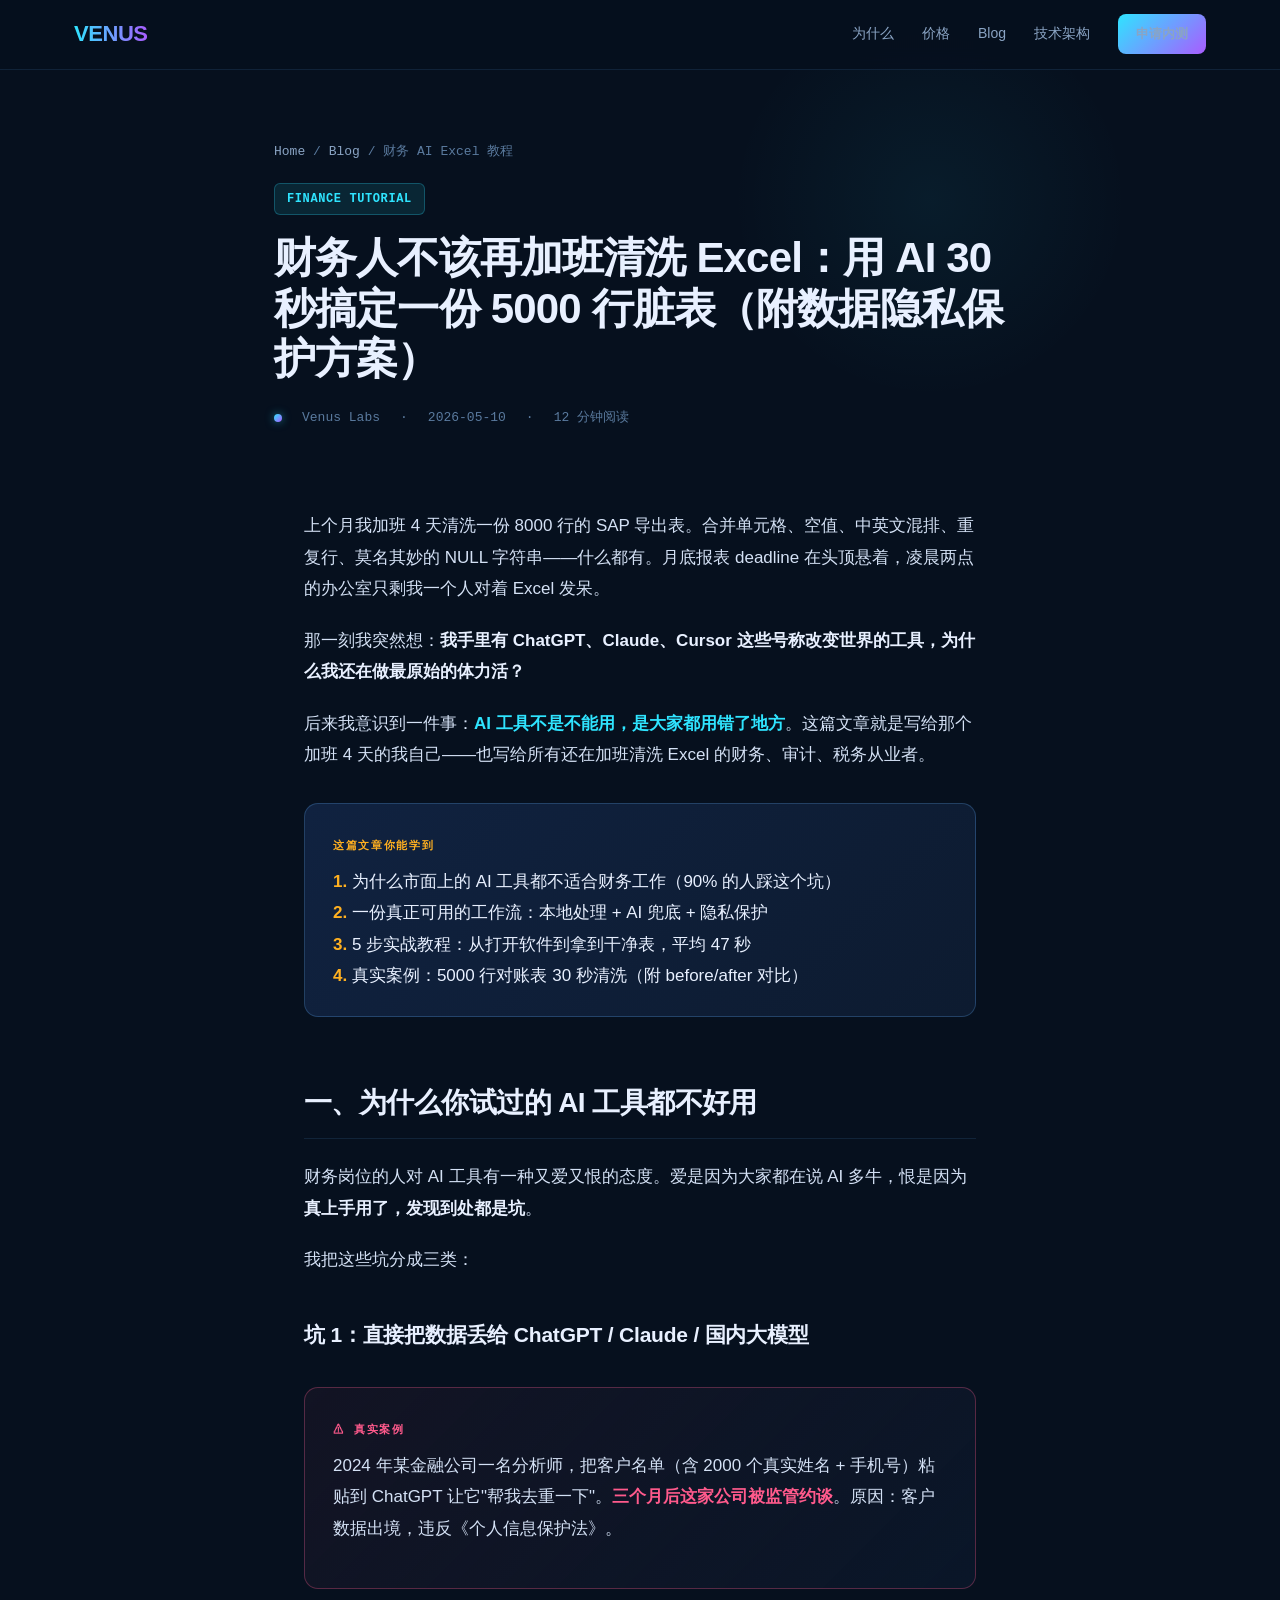
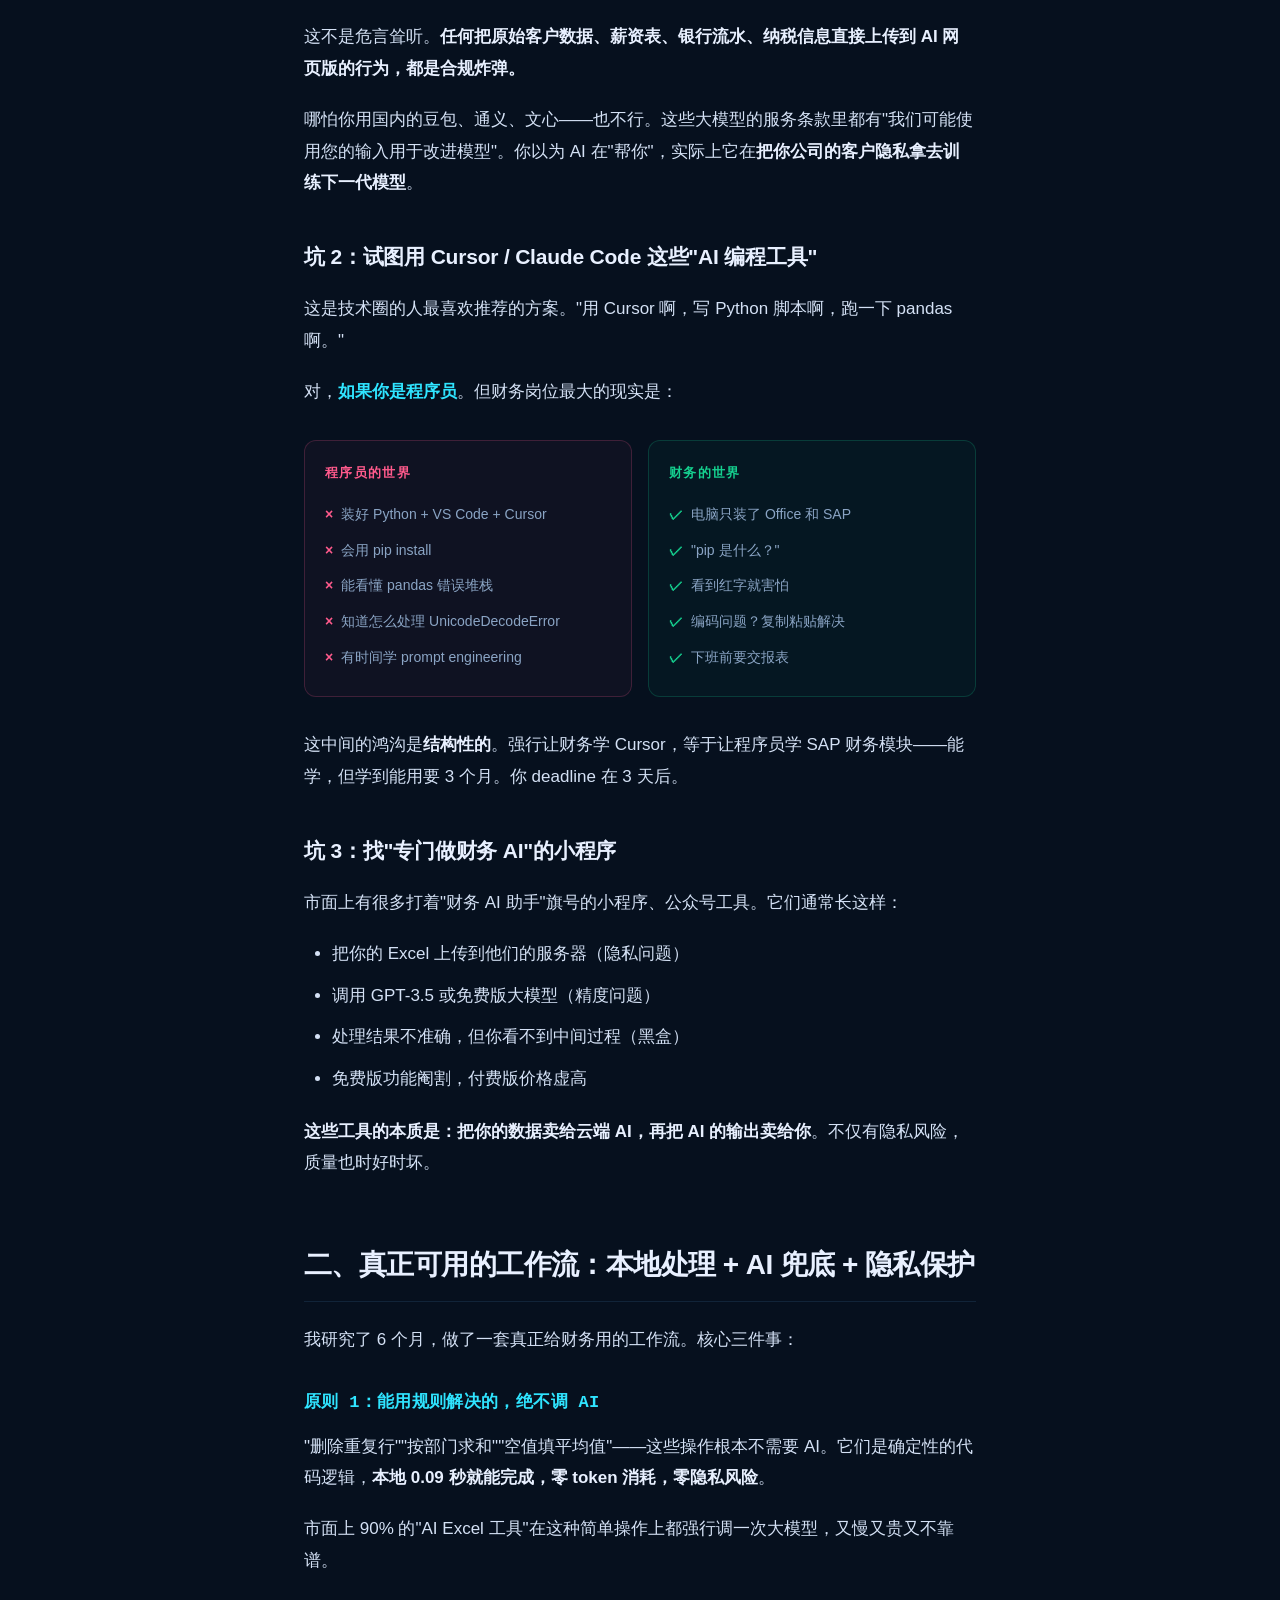
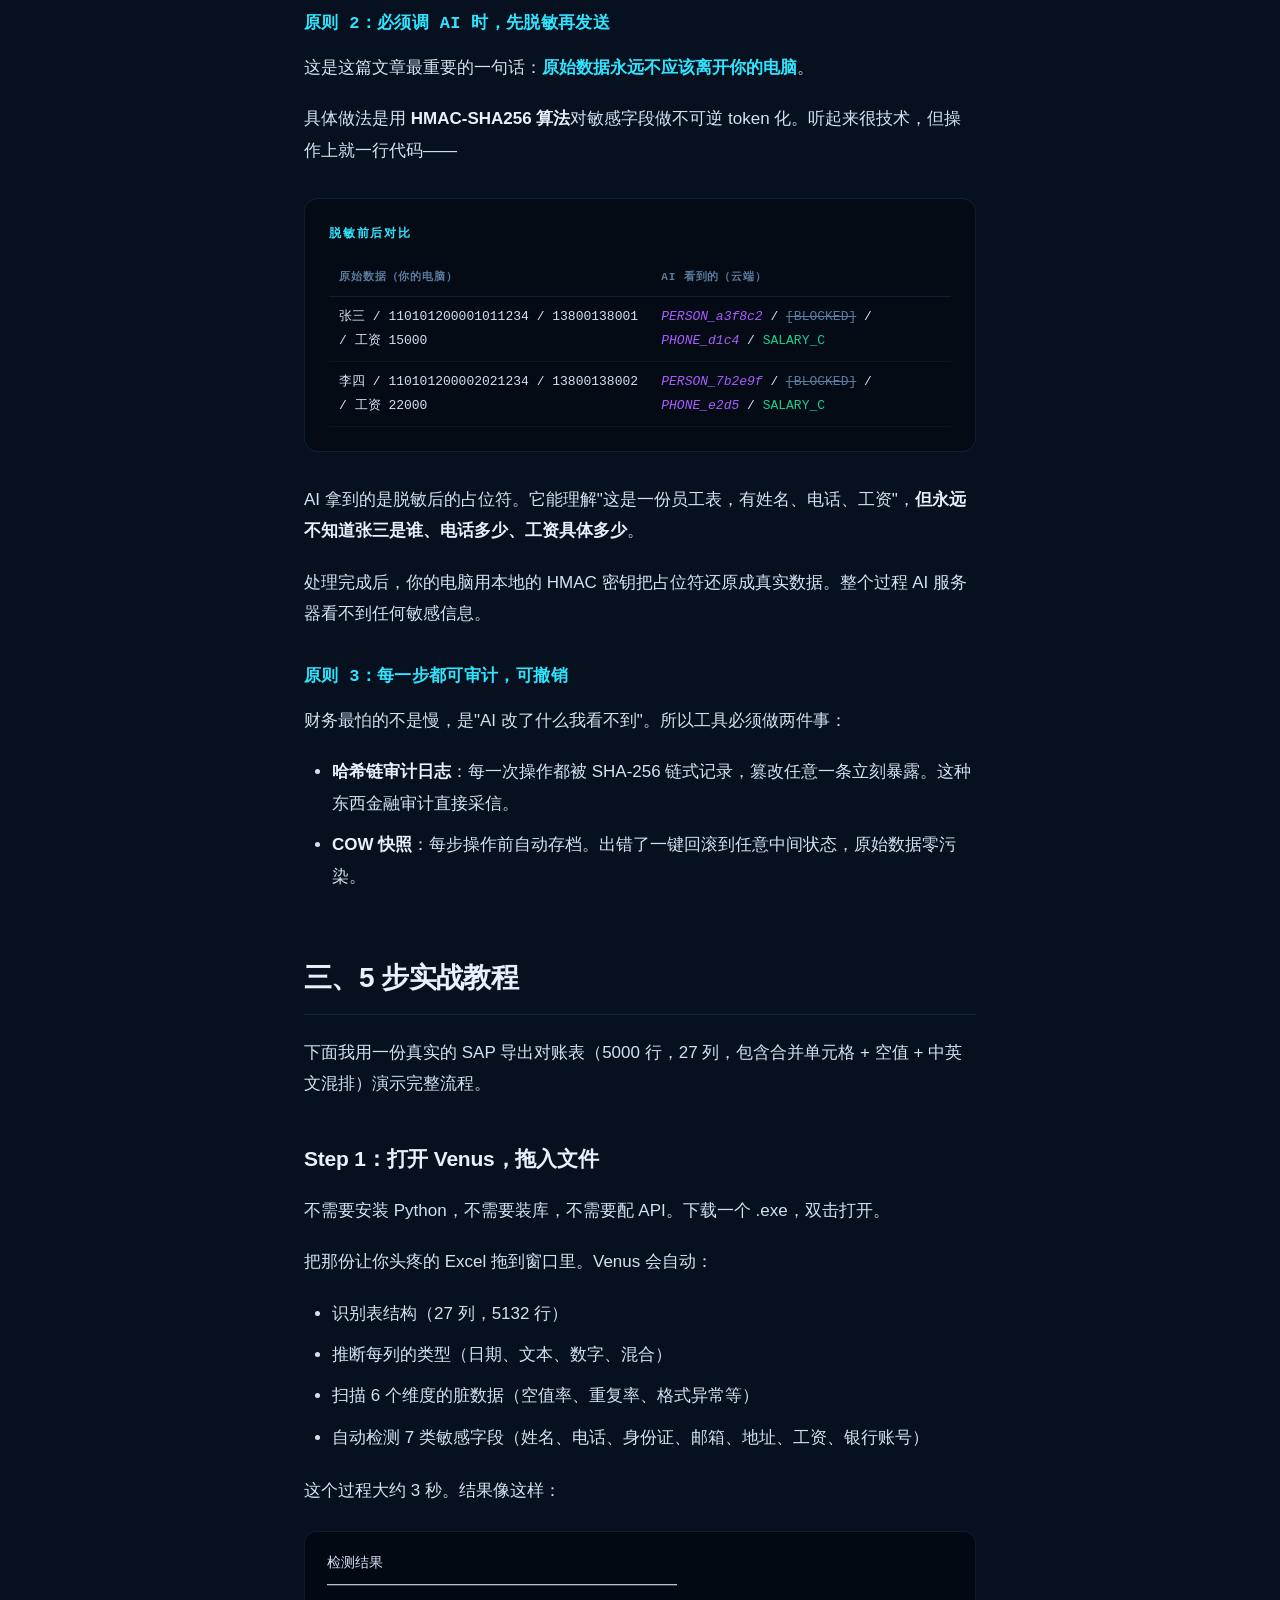
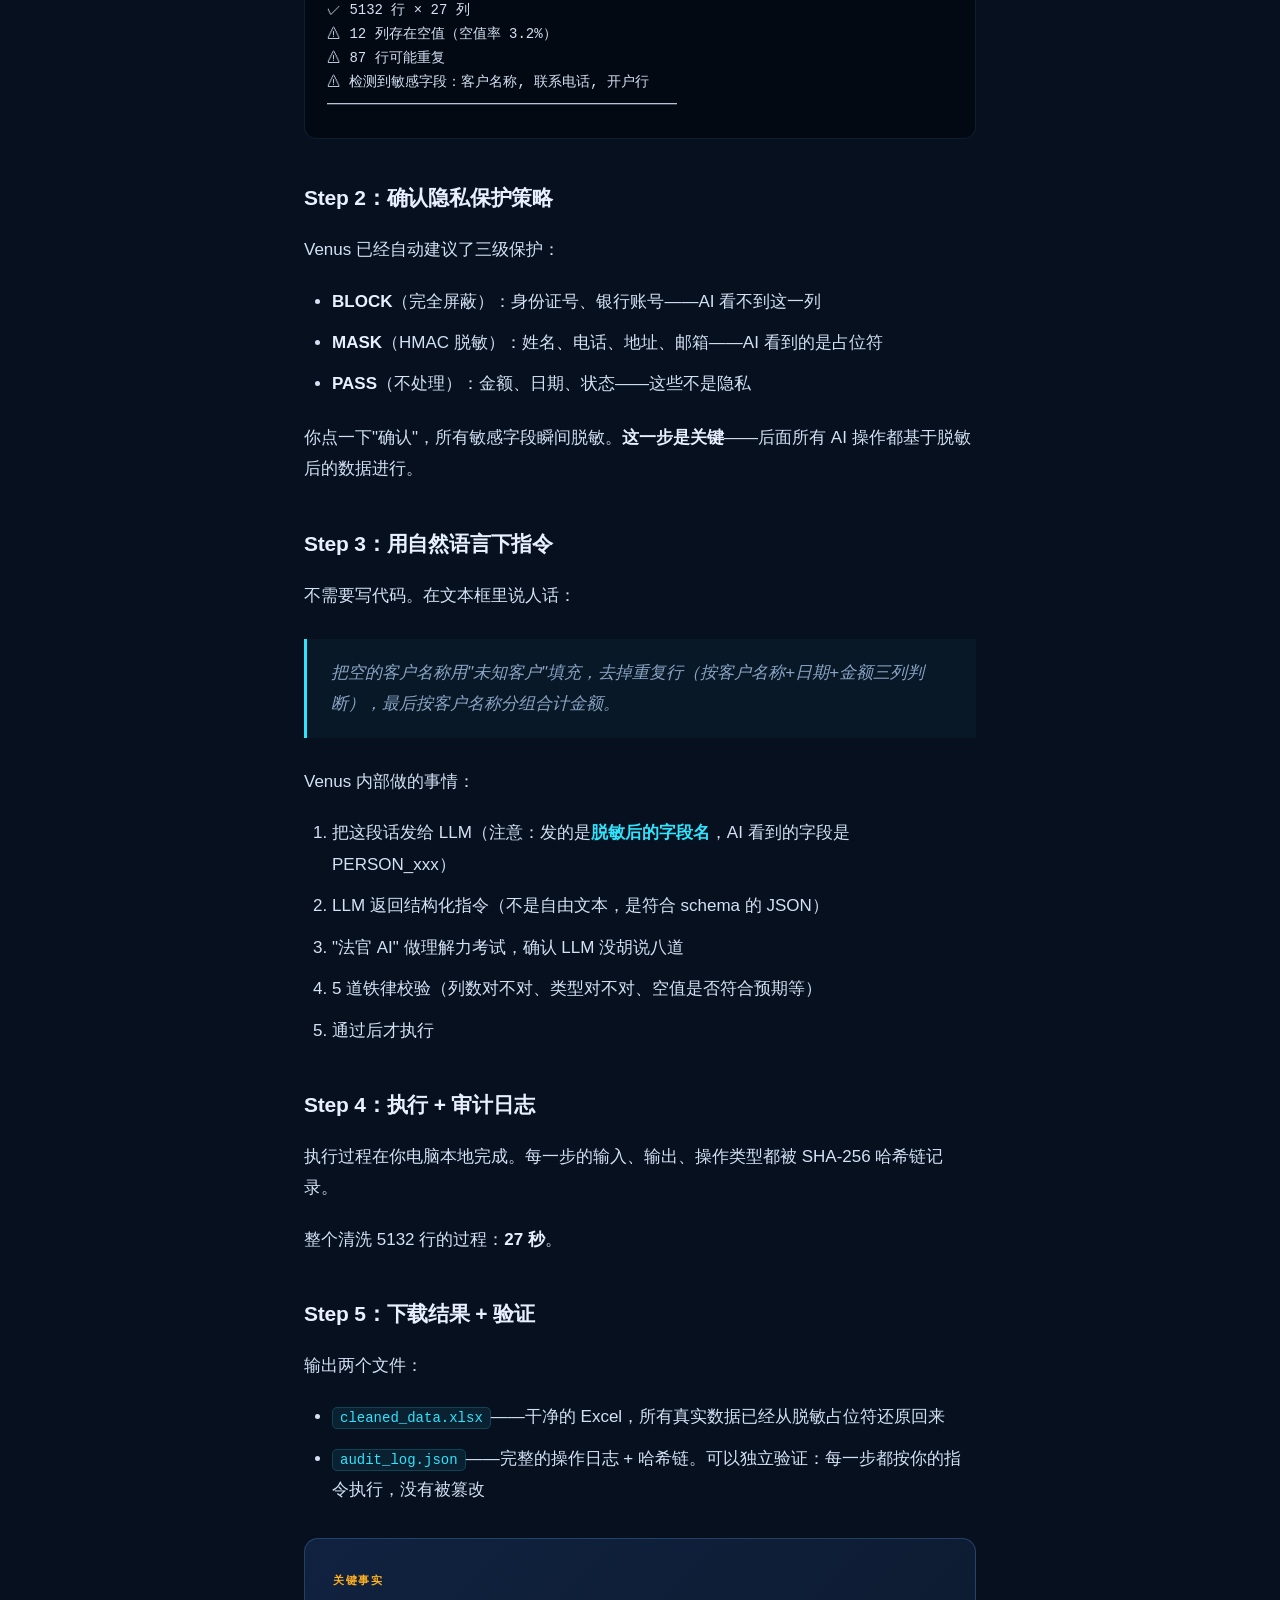
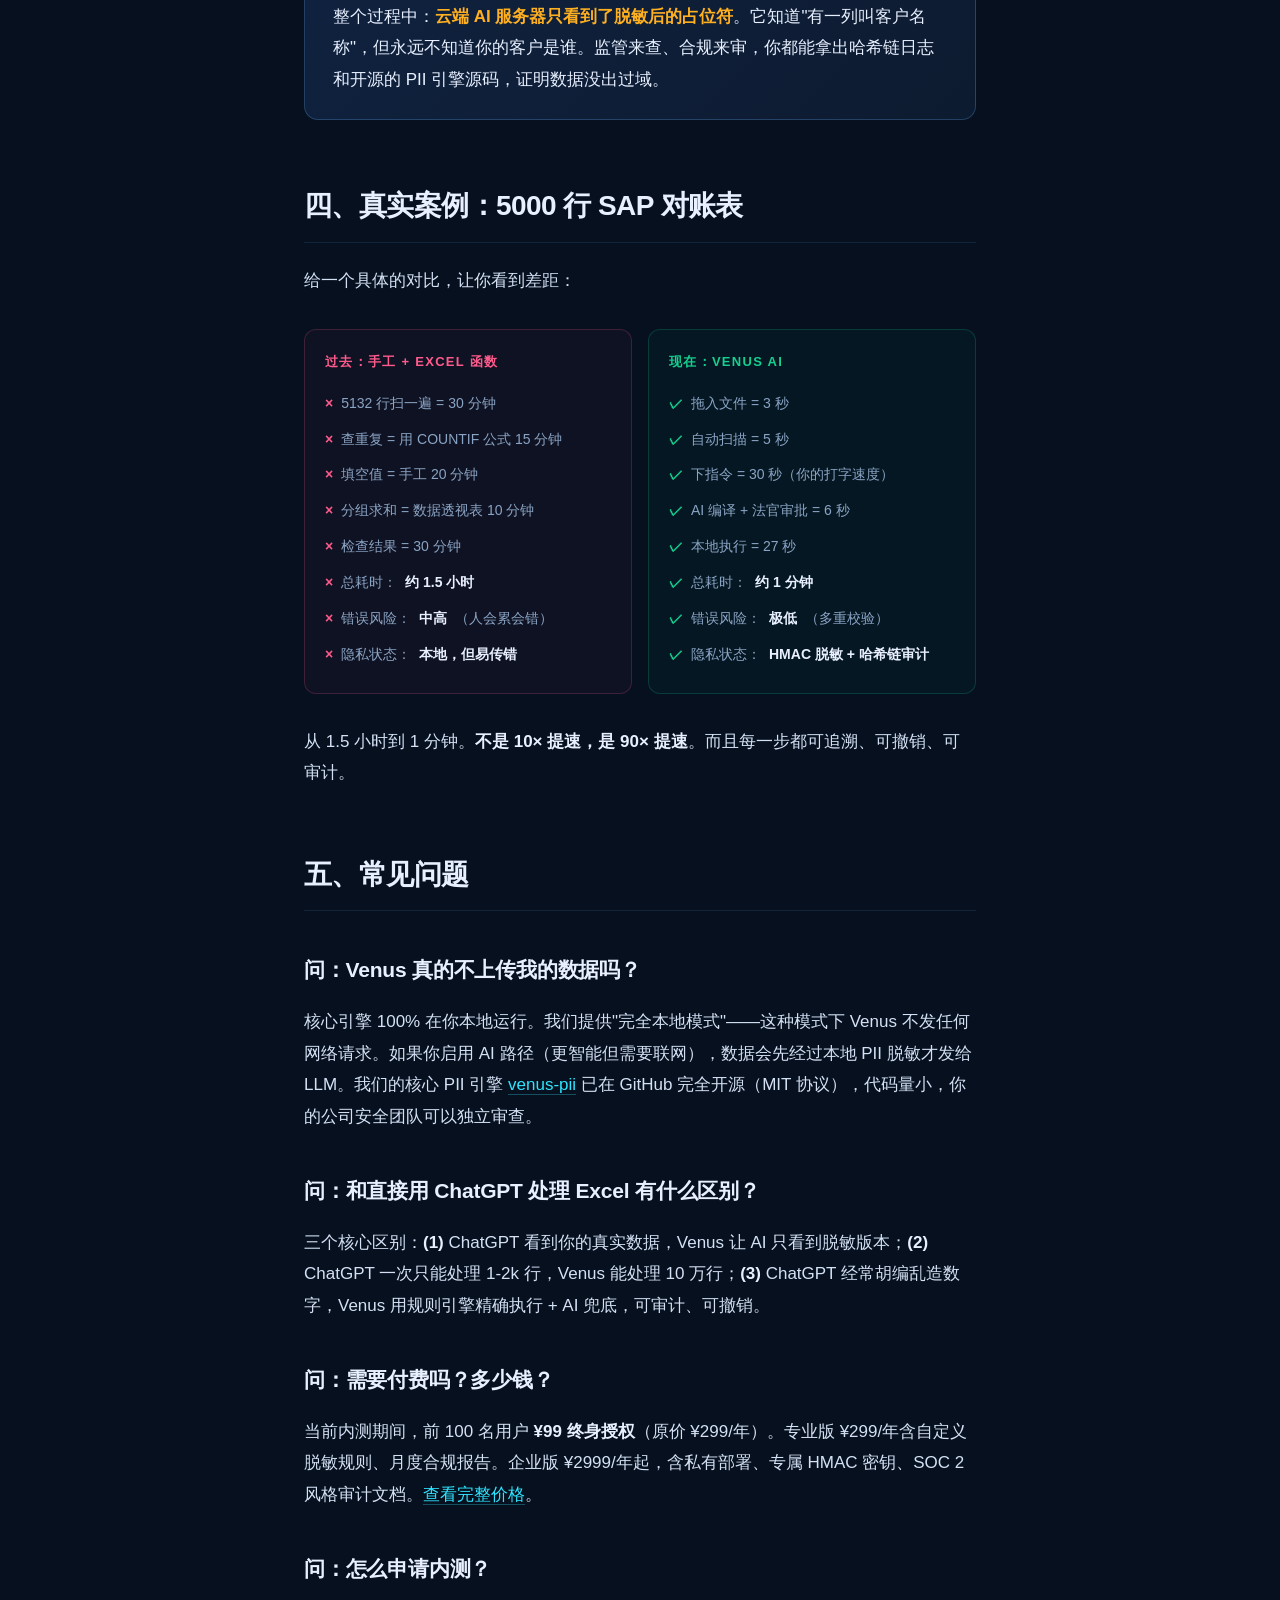
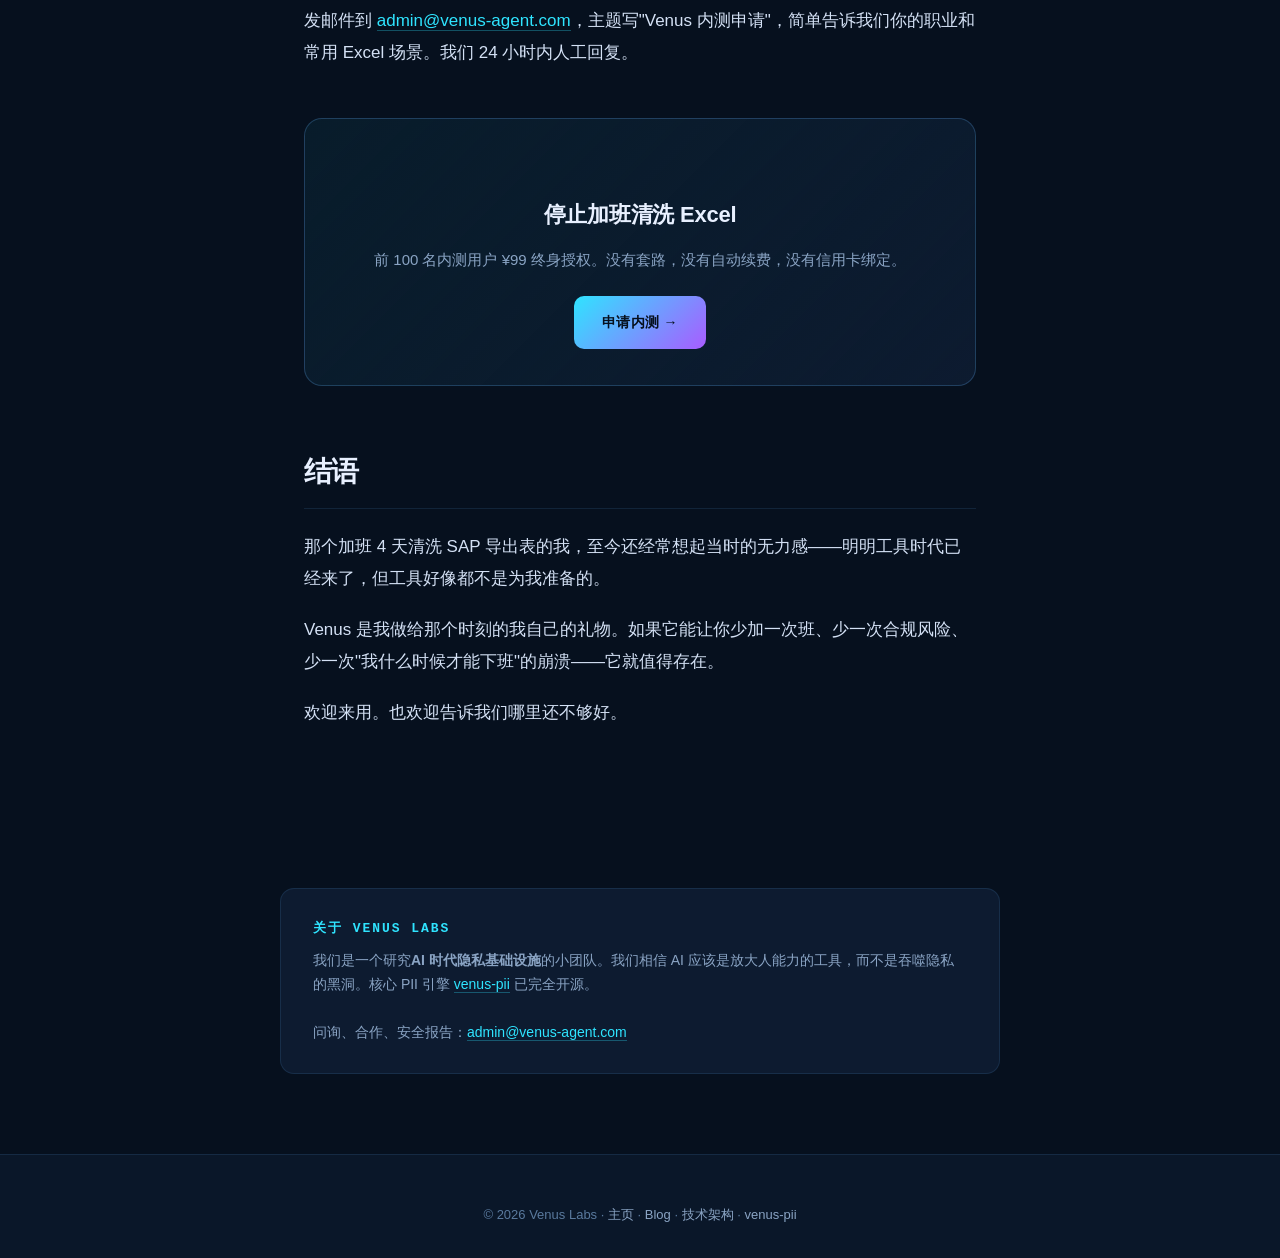
<file: blog/finance-excel-ai-tutorial.html>
<!DOCTYPE html>
<html lang="zh-CN">
<head>
<meta charset="UTF-8">
<meta name="viewport" content="width=device-width, initial-scale=1.0">
<meta name="description" content="财务人用 AI 清洗 Excel 的实战指南。包含完整步骤、真实案例、HMAC 隐私保护方案。让 5000 行脏表 30 秒搞定。">
<meta name="keywords" content="AI Excel清洗,财务AI,数据脱敏,HMAC,Excel自动化,财务工具,数据隐私,SAP数据清洗,会计AI工具">
<meta property="og:title" content="财务人不该再加班清洗 Excel：AI 30 秒搞定 5000 行脏表">
<meta property="og:description" content="上个月我加班 4 天清洗一份 SAP 导出表。后来我意识到：AI 工具不是不能用，是大家用错了地方。">
<meta property="og:type" content="article">
<meta property="og:url" content="https://venus-agent.com/blog/finance-excel-ai-tutorial.html">
<meta property="og:locale" content="zh_CN">
<meta property="article:published_time" content="2026-05-10">
<link rel="canonical" href="https://venus-agent.com/blog/finance-excel-ai-tutorial.html">
<meta name="twitter:card" content="summary_large_image">
<meta name="twitter:title" content="财务人不该再加班清洗 Excel：AI 30 秒搞定 5000 行脏表">
<meta name="twitter:description" content="加班 4 天清洗 SAP 导出表？这篇文章教你用 AI 30 秒搞定，同时用 HMAC 脱敏保护客户数据。">
<title>财务人不该再加班清洗 Excel：用 AI 30 秒搞定 5000 行脏表 | Venus Labs</title>
<style>
*{margin:0;padding:0;box-sizing:border-box}
:root{--bg:#06101e;--bg2:#0a1729;--card:#0d1b30;--card2:#102240;--border:rgba(100,180,255,.12);--border2:rgba(100,180,255,.24);--c1:#2fe4ff;--c2:#a95cff;--c3:#ffb020;--c4:#15d08f;--red:#ff5a8c;--text:#e8f0ff;--muted:#8aa4c4;--dim:#5a7a9e;--reading:#d4e1f5}
html{scroll-behavior:smooth}
body{background:var(--bg);color:var(--reading);font-family:'Segoe UI','PingFang SC','Microsoft YaHei',sans-serif;line-height:1.85;font-size:16px;-webkit-font-smoothing:antialiased}
a{color:var(--c1);text-decoration:none;border-bottom:1px solid rgba(47,228,255,.3);transition:.2s}
a:hover{color:var(--c2);border-bottom-color:var(--c2)}

nav{position:fixed;top:0;width:100%;z-index:100;background:rgba(6,16,30,.85);backdrop-filter:blur(12px);border-bottom:1px solid var(--border);padding:14px 0}
nav .inner{max-width:1180px;margin:0 auto;display:flex;align-items:center;justify-content:space-between;padding:0 24px}
nav .logo{font-size:22px;font-weight:900;background:linear-gradient(90deg,var(--c1),var(--c2));-webkit-background-clip:text;background-clip:text;color:transparent;letter-spacing:-.02em;border:none}
nav .links{display:flex;gap:28px;font-size:14px;color:var(--muted);align-items:center}
nav .links a{color:var(--muted);transition:.2s;border:none}
nav .links a:hover{color:var(--c1)}
nav .cta-btn{padding:8px 18px;border-radius:8px;background:linear-gradient(135deg,var(--c1),var(--c2));color:#06101e;font-weight:800;font-size:13px;border:none}
.nav-toggle{display:none;flex-direction:column;gap:5px;background:none;border:none;cursor:pointer;padding:6px}
.nav-toggle span{display:block;width:22px;height:2px;background:var(--text);border-radius:2px;transition:.2s}
@media(max-width:780px){
  .nav-toggle{display:flex}
  nav .inner{flex-wrap:wrap;position:relative}
  nav .links{display:none;width:100%;flex-direction:column;gap:0;padding:12px 0 16px}
  nav .links.open{display:flex}
  nav .links a{padding:10px 4px;display:block;border-bottom:1px solid var(--border)}
  nav .links a.cta-btn{margin-top:12px;display:inline-block;align-self:flex-start;padding:10px 20px}
}

.article-header{padding:140px 24px 50px;max-width:780px;margin:0 auto;position:relative}
.article-header::before{content:'';position:absolute;width:400px;height:400px;border-radius:50%;background:radial-gradient(circle,rgba(47,228,255,.06),transparent 70%);top:0;right:-100px;z-index:0}
.article-header-inner{position:relative;z-index:1}
.crumb{font-size:13px;color:var(--dim);margin-bottom:18px;font-family:'JetBrains Mono',monospace}
.crumb a{color:var(--muted);border:none}
.crumb a:hover{color:var(--c1)}
.article-tag{display:inline-block;padding:4px 12px;border-radius:6px;background:rgba(47,228,255,.1);border:1px solid rgba(47,228,255,.25);color:var(--c1);font-size:12px;font-weight:700;letter-spacing:.05em;margin-bottom:18px;font-family:'JetBrains Mono',monospace}
.article-header h1{font-size:clamp(28px,4vw,42px);font-weight:900;letter-spacing:-.02em;line-height:1.2;color:var(--text);margin-bottom:22px}
.article-meta{display:flex;gap:20px;align-items:center;font-size:13px;color:var(--dim);font-family:'JetBrains Mono',monospace;flex-wrap:wrap}
.author-dot{width:8px;height:8px;border-radius:50%;background:linear-gradient(135deg,var(--c1),var(--c2));box-shadow:0 0 8px rgba(47,228,255,.5)}

article{max-width:720px;margin:0 auto;padding:30px 24px 80px;font-size:17px;line-height:1.85;color:var(--reading)}
article p{margin-bottom:20px}
article h2{font-size:28px;font-weight:900;color:var(--text);margin:60px 0 22px;letter-spacing:-.02em;padding-bottom:10px;border-bottom:1px solid var(--border)}
article h3{font-size:21px;font-weight:800;color:var(--text);margin:40px 0 16px;letter-spacing:-.01em}
article h4{font-size:17px;font-weight:800;color:var(--c1);margin:32px 0 12px;font-family:'JetBrains Mono',monospace;letter-spacing:.02em}
article ul,article ol{margin:0 0 22px 20px;padding-left:8px}
article li{margin-bottom:10px;line-height:1.85}
article strong{color:var(--text);font-weight:700}
article em{color:var(--c1);font-style:normal;font-weight:600}
article code{font-family:'JetBrains Mono','Consolas',monospace;font-size:14px;padding:2px 7px;border-radius:5px;background:rgba(47,228,255,.08);color:var(--c1);border:1px solid rgba(47,228,255,.18)}
article pre{margin:24px 0;padding:20px 22px;border-radius:12px;background:rgba(0,0,0,.4);border:1px solid var(--border);overflow-x:auto;font-family:'JetBrains Mono','Consolas',monospace;font-size:14px;line-height:1.7;color:var(--reading)}
article pre code{background:none;border:none;padding:0;color:inherit}
article blockquote{margin:28px 0;padding:18px 24px;border-left:3px solid var(--c1);background:rgba(47,228,255,.04);color:var(--muted);font-style:italic}
article blockquote p:last-child{margin-bottom:0}

.callout{margin:32px 0;padding:24px 28px;border-radius:14px;border:1px solid var(--border2);background:linear-gradient(135deg,var(--card2),var(--card));position:relative}
.callout-tag{display:inline-block;font-family:'JetBrains Mono',monospace;font-size:11px;font-weight:800;letter-spacing:.15em;color:var(--c3);margin-bottom:10px;text-transform:uppercase}
.callout p{margin:0;color:var(--text)}
.callout strong{color:var(--c3)}

.danger{margin:32px 0;padding:24px 28px;border-radius:14px;border:1px solid rgba(255,90,140,.3);background:linear-gradient(135deg,rgba(255,90,140,.05),rgba(13,27,48,.6))}
.danger .callout-tag{color:var(--red)}
.danger strong{color:var(--red)}

.compare{margin:32px 0;display:grid;grid-template-columns:1fr 1fr;gap:16px}
@media(max-width:600px){.compare{grid-template-columns:1fr}}
.compare-card{padding:20px;border-radius:12px;border:1px solid var(--border)}
.compare-card.bad{border-color:rgba(255,90,140,.2);background:rgba(255,90,140,.04)}
.compare-card.good{border-color:rgba(21,208,143,.2);background:rgba(21,208,143,.04)}
.compare-card h5{font-size:13px;font-weight:800;letter-spacing:.1em;text-transform:uppercase;margin-bottom:12px}
.compare-card.bad h5{color:var(--red)}
.compare-card.good h5{color:var(--c4)}
.compare-card ul{list-style:none;margin:0;padding:0;font-size:14px;color:var(--muted)}
.compare-card li{padding:5px 0;display:flex;gap:8px;align-items:flex-start;margin:0}
.compare-card.bad li::before{content:'×';color:var(--red);font-weight:900;flex-shrink:0}
.compare-card.good li::before{content:'✓';color:var(--c4);font-weight:900;flex-shrink:0}

.demo-box{margin:32px 0;padding:24px;border-radius:14px;background:rgba(0,0,0,.3);border:1px solid var(--border)}
.demo-box h5{font-size:12px;font-weight:800;letter-spacing:.15em;text-transform:uppercase;color:var(--c1);margin-bottom:14px;font-family:'JetBrains Mono',monospace}
.demo-table{width:100%;font-family:'JetBrains Mono',monospace;font-size:13px;border-collapse:collapse}
.demo-table th{padding:8px 10px;text-align:left;color:var(--dim);font-weight:600;border-bottom:1px solid var(--border);font-size:11px;letter-spacing:.08em;text-transform:uppercase}
.demo-table td{padding:8px 10px;border-bottom:1px solid rgba(255,255,255,.04)}
.demo-table .dirty{color:var(--red);background:rgba(255,90,140,.06)}
.demo-table .masked{color:var(--c2);font-style:italic}
.demo-table .blocked{color:var(--dim);text-decoration:line-through}
.demo-table .clean{color:var(--c4)}

.cta-block{margin:50px 0;padding:36px 32px;border-radius:18px;background:linear-gradient(135deg,rgba(47,228,255,.06),var(--card));border:1px solid var(--border2);text-align:center}
.cta-block h3{font-size:22px;font-weight:900;margin-bottom:10px;color:var(--text)}
.cta-block p{font-size:15px;color:var(--muted);margin-bottom:22px}
.cta-block a{display:inline-block;padding:14px 28px;border-radius:10px;background:linear-gradient(135deg,var(--c1),var(--c2));color:#06101e;font-weight:800;font-size:14px;border:none;letter-spacing:.02em}
.cta-block a:hover{transform:translateY(-2px);box-shadow:0 8px 24px rgba(47,228,255,.3)}

.author-card{max-width:720px;margin:60px auto 0;padding:28px 32px;border-radius:14px;background:var(--card);border:1px solid var(--border)}
.author-card h4{font-size:13px;letter-spacing:.15em;text-transform:uppercase;color:var(--c1);margin-bottom:8px;font-family:'JetBrains Mono',monospace}
.author-card p{font-size:14px;color:var(--muted);line-height:1.7;margin:0}
.author-card a{color:var(--c1);border-bottom:1px solid rgba(47,228,255,.3)}

footer{border-top:1px solid var(--border);padding:48px 24px 32px;background:var(--bg2);text-align:center;color:var(--dim);font-size:13px;margin-top:80px}
footer a{color:var(--muted);border:none}
</style>
</head>
<body>

<nav>
  <div class="inner">
    <a href="/" class="logo">VENUS</a>
    <button class="nav-toggle" onclick="this.closest('nav').querySelector('.links').classList.toggle('open')" aria-label="展开菜单"><span></span><span></span><span></span></button>
    <div class="links">
      <a href="/#why">为什么</a>
      <a href="/#pricing">价格</a>
      <a href="/blog/">Blog</a>
      <a href="/venus.html">技术架构</a>
      <a href="/#apply" class="cta-btn">申请内测</a>
    </div>
  </div>
</nav>

<header class="article-header">
  <div class="article-header-inner">
    <div class="crumb"><a href="/">Home</a> / <a href="/blog/">Blog</a> / 财务 AI Excel 教程</div>
    <span class="article-tag">FINANCE TUTORIAL</span>
    <h1>财务人不该再加班清洗 Excel：用 AI 30 秒搞定一份 5000 行脏表（附数据隐私保护方案）</h1>
    <div class="article-meta">
      <span class="author-dot"></span>
      <span>Venus Labs</span>
      <span>·</span>
      <span>2026-05-10</span>
      <span>·</span>
      <span>12 分钟阅读</span>
    </div>
  </div>
</header>

<article>

<p>上个月我加班 4 天清洗一份 8000 行的 SAP 导出表。合并单元格、空值、中英文混排、重复行、莫名其妙的 NULL 字符串——什么都有。月底报表 deadline 在头顶悬着，凌晨两点的办公室只剩我一个人对着 Excel 发呆。</p>

<p>那一刻我突然想：<strong>我手里有 ChatGPT、Claude、Cursor 这些号称改变世界的工具，为什么我还在做最原始的体力活？</strong></p>

<p>后来我意识到一件事：<em>AI 工具不是不能用，是大家都用错了地方</em>。这篇文章就是写给那个加班 4 天的我自己——也写给所有还在加班清洗 Excel 的财务、审计、税务从业者。</p>

<div class="callout">
  <div class="callout-tag">这篇文章你能学到</div>
  <p><strong>1.</strong> 为什么市面上的 AI 工具都不适合财务工作（90% 的人踩这个坑）<br>
  <strong>2.</strong> 一份真正可用的工作流：本地处理 + AI 兜底 + 隐私保护<br>
  <strong>3.</strong> 5 步实战教程：从打开软件到拿到干净表，平均 47 秒<br>
  <strong>4.</strong> 真实案例：5000 行对账表 30 秒清洗（附 before/after 对比）</p>
</div>

<h2>一、为什么你试过的 AI 工具都不好用</h2>

<p>财务岗位的人对 AI 工具有一种又爱又恨的态度。爱是因为大家都在说 AI 多牛，恨是因为<strong>真上手用了，发现到处都是坑</strong>。</p>

<p>我把这些坑分成三类：</p>

<h3>坑 1：直接把数据丢给 ChatGPT / Claude / 国内大模型</h3>

<div class="danger">
  <div class="callout-tag">⚠ 真实案例</div>
  <p>2024 年某金融公司一名分析师，把客户名单（含 2000 个真实姓名 + 手机号）粘贴到 ChatGPT 让它"帮我去重一下"。<strong>三个月后这家公司被监管约谈</strong>。原因：客户数据出境，违反《个人信息保护法》。</p>
</div>

<p>这不是危言耸听。<strong>任何把原始客户数据、薪资表、银行流水、纳税信息直接上传到 AI 网页版的行为，都是合规炸弹。</strong></p>

<p>哪怕你用国内的豆包、通义、文心——也不行。这些大模型的服务条款里都有"我们可能使用您的输入用于改进模型"。你以为 AI 在"帮你"，实际上它在<strong>把你公司的客户隐私拿去训练下一代模型</strong>。</p>

<h3>坑 2：试图用 Cursor / Claude Code 这些"AI 编程工具"</h3>

<p>这是技术圈的人最喜欢推荐的方案。"用 Cursor 啊，写 Python 脚本啊，跑一下 pandas 啊。"</p>

<p>对，<em>如果你是程序员</em>。但财务岗位最大的现实是：</p>

<div class="compare">
  <div class="compare-card bad">
    <h5>程序员的世界</h5>
    <ul>
      <li>装好 Python + VS Code + Cursor</li>
      <li>会用 pip install</li>
      <li>能看懂 pandas 错误堆栈</li>
      <li>知道怎么处理 UnicodeDecodeError</li>
      <li>有时间学 prompt engineering</li>
    </ul>
  </div>
  <div class="compare-card good">
    <h5>财务的世界</h5>
    <ul>
      <li>电脑只装了 Office 和 SAP</li>
      <li>"pip 是什么？"</li>
      <li>看到红字就害怕</li>
      <li>编码问题？复制粘贴解决</li>
      <li>下班前要交报表</li>
    </ul>
  </div>
</div>

<p>这中间的鸿沟是<strong>结构性的</strong>。强行让财务学 Cursor，等于让程序员学 SAP 财务模块——能学，但学到能用要 3 个月。你 deadline 在 3 天后。</p>

<h3>坑 3：找"专门做财务 AI"的小程序</h3>

<p>市面上有很多打着"财务 AI 助手"旗号的小程序、公众号工具。它们通常长这样：</p>

<ul>
  <li>把你的 Excel 上传到他们的服务器（隐私问题）</li>
  <li>调用 GPT-3.5 或免费版大模型（精度问题）</li>
  <li>处理结果不准确，但你看不到中间过程（黑盒）</li>
  <li>免费版功能阉割，付费版价格虚高</li>
</ul>

<p><strong>这些工具的本质是：把你的数据卖给云端 AI，再把 AI 的输出卖给你</strong>。不仅有隐私风险，质量也时好时坏。</p>

<h2>二、真正可用的工作流：本地处理 + AI 兜底 + 隐私保护</h2>

<p>我研究了 6 个月，做了一套真正给财务用的工作流。核心三件事：</p>

<h4>原则 1：能用规则解决的，绝不调 AI</h4>

<p>"删除重复行""按部门求和""空值填平均值"——这些操作根本不需要 AI。它们是确定性的代码逻辑，<strong>本地 0.09 秒就能完成，零 token 消耗，零隐私风险</strong>。</p>

<p>市面上 90% 的"AI Excel 工具"在这种简单操作上都强行调一次大模型，又慢又贵又不靠谱。</p>

<h4>原则 2：必须调 AI 时，先脱敏再发送</h4>

<p>这是这篇文章最重要的一句话：<em>原始数据永远不应该离开你的电脑</em>。</p>

<p>具体做法是用 <strong>HMAC-SHA256 算法</strong>对敏感字段做不可逆 token 化。听起来很技术，但操作上就一行代码——</p>

<div class="demo-box">
  <h5>脱敏前后对比</h5>
  <table class="demo-table">
    <tr><th>原始数据（你的电脑）</th><th>AI 看到的（云端）</th></tr>
    <tr>
      <td>张三 / 110101200001011234 / 13800138001 / 工资 15000</td>
      <td><span class="masked">PERSON_a3f8c2</span> / <span class="blocked">[BLOCKED]</span> / <span class="masked">PHONE_d1c4</span> / <span class="clean">SALARY_C</span></td>
    </tr>
    <tr>
      <td>李四 / 110101200002021234 / 13800138002 / 工资 22000</td>
      <td><span class="masked">PERSON_7b2e9f</span> / <span class="blocked">[BLOCKED]</span> / <span class="masked">PHONE_e2d5</span> / <span class="clean">SALARY_C</span></td>
    </tr>
  </table>
</div>

<p>AI 拿到的是脱敏后的占位符。它能理解"这是一份员工表，有姓名、电话、工资"，<strong>但永远不知道张三是谁、电话多少、工资具体多少</strong>。</p>

<p>处理完成后，你的电脑用本地的 HMAC 密钥把占位符还原成真实数据。整个过程 AI 服务器看不到任何敏感信息。</p>

<h4>原则 3：每一步都可审计，可撤销</h4>

<p>财务最怕的不是慢，是"AI 改了什么我看不到"。所以工具必须做两件事：</p>

<ul>
  <li><strong>哈希链审计日志</strong>：每一次操作都被 SHA-256 链式记录，篡改任意一条立刻暴露。这种东西金融审计直接采信。</li>
  <li><strong>COW 快照</strong>：每步操作前自动存档。出错了一键回滚到任意中间状态，原始数据零污染。</li>
</ul>

<h2>三、5 步实战教程</h2>

<p>下面我用一份真实的 SAP 导出对账表（5000 行，27 列，包含合并单元格 + 空值 + 中英文混排）演示完整流程。</p>

<h3>Step 1：打开 Venus，拖入文件</h3>

<p>不需要安装 Python，不需要装库，不需要配 API。下载一个 .exe，双击打开。</p>

<p>把那份让你头疼的 Excel 拖到窗口里。Venus 会自动：</p>

<ul>
  <li>识别表结构（27 列，5132 行）</li>
  <li>推断每列的类型（日期、文本、数字、混合）</li>
  <li>扫描 6 个维度的脏数据（空值率、重复率、格式异常等）</li>
  <li>自动检测 7 类敏感字段（姓名、电话、身份证、邮箱、地址、工资、银行账号）</li>
</ul>

<p>这个过程大约 3 秒。结果像这样：</p>

<pre><code>检测结果
━━━━━━━━━━━━━━━━━━━━━━━━━
✓ 5132 行 × 27 列
⚠ 12 列存在空值（空值率 3.2%）
⚠ 87 行可能重复
⚠ 检测到敏感字段：客户名称, 联系电话, 开户行
━━━━━━━━━━━━━━━━━━━━━━━━━</code></pre>

<h3>Step 2：确认隐私保护策略</h3>

<p>Venus 已经自动建议了三级保护：</p>

<ul>
  <li><strong>BLOCK</strong>（完全屏蔽）：身份证号、银行账号——AI 看不到这一列</li>
  <li><strong>MASK</strong>（HMAC 脱敏）：姓名、电话、地址、邮箱——AI 看到的是占位符</li>
  <li><strong>PASS</strong>（不处理）：金额、日期、状态——这些不是隐私</li>
</ul>

<p>你点一下"确认"，所有敏感字段瞬间脱敏。<strong>这一步是关键</strong>——后面所有 AI 操作都基于脱敏后的数据进行。</p>

<h3>Step 3：用自然语言下指令</h3>

<p>不需要写代码。在文本框里说人话：</p>

<blockquote>
  <p>把空的客户名称用"未知客户"填充，去掉重复行（按客户名称+日期+金额三列判断），最后按客户名称分组合计金额。</p>
</blockquote>

<p>Venus 内部做的事情：</p>

<ol>
  <li>把这段话发给 LLM（注意：发的是<em>脱敏后的字段名</em>，AI 看到的字段是 PERSON_xxx）</li>
  <li>LLM 返回结构化指令（不是自由文本，是符合 schema 的 JSON）</li>
  <li>"法官 AI" 做理解力考试，确认 LLM 没胡说八道</li>
  <li>5 道铁律校验（列数对不对、类型对不对、空值是否符合预期等）</li>
  <li>通过后才执行</li>
</ol>

<h3>Step 4：执行 + 审计日志</h3>

<p>执行过程在你电脑本地完成。每一步的输入、输出、操作类型都被 SHA-256 哈希链记录。</p>

<p>整个清洗 5132 行的过程：<strong>27 秒</strong>。</p>

<h3>Step 5：下载结果 + 验证</h3>

<p>输出两个文件：</p>

<ul>
  <li><code>cleaned_data.xlsx</code>——干净的 Excel，所有真实数据已经从脱敏占位符还原回来</li>
  <li><code>audit_log.json</code>——完整的操作日志 + 哈希链。可以独立验证：每一步都按你的指令执行，没有被篡改</li>
</ul>

<div class="callout">
  <div class="callout-tag">关键事实</div>
  <p>整个过程中：<strong>云端 AI 服务器只看到了脱敏后的占位符</strong>。它知道"有一列叫客户名称"，但永远不知道你的客户是谁。监管来查、合规来审，你都能拿出哈希链日志和开源的 PII 引擎源码，证明数据没出过域。</p>
</div>

<h2>四、真实案例：5000 行 SAP 对账表</h2>

<p>给一个具体的对比，让你看到差距：</p>

<div class="compare">
  <div class="compare-card bad">
    <h5>过去：手工 + Excel 函数</h5>
    <ul>
      <li>5132 行扫一遍 = 30 分钟</li>
      <li>查重复 = 用 COUNTIF 公式 15 分钟</li>
      <li>填空值 = 手工 20 分钟</li>
      <li>分组求和 = 数据透视表 10 分钟</li>
      <li>检查结果 = 30 分钟</li>
      <li>总耗时：<strong>约 1.5 小时</strong></li>
      <li>错误风险：<strong>中高</strong>（人会累会错）</li>
      <li>隐私状态：<strong>本地，但易传错</strong></li>
    </ul>
  </div>
  <div class="compare-card good">
    <h5>现在：Venus AI</h5>
    <ul>
      <li>拖入文件 = 3 秒</li>
      <li>自动扫描 = 5 秒</li>
      <li>下指令 = 30 秒（你的打字速度）</li>
      <li>AI 编译 + 法官审批 = 6 秒</li>
      <li>本地执行 = 27 秒</li>
      <li>总耗时：<strong>约 1 分钟</strong></li>
      <li>错误风险：<strong>极低</strong>（多重校验）</li>
      <li>隐私状态：<strong>HMAC 脱敏 + 哈希链审计</strong></li>
    </ul>
  </div>
</div>

<p>从 1.5 小时到 1 分钟。<strong>不是 10× 提速，是 90× 提速</strong>。而且每一步都可追溯、可撤销、可审计。</p>

<h2>五、常见问题</h2>

<h3>问：Venus 真的不上传我的数据吗？</h3>

<p>核心引擎 100% 在你本地运行。我们提供"完全本地模式"——这种模式下 Venus 不发任何网络请求。如果你启用 AI 路径（更智能但需要联网），数据会先经过本地 PII 脱敏才发给 LLM。我们的核心 PII 引擎 <a href="https://github.com/weizhanf/venus-pii" target="_blank" rel="noopener noreferrer">venus-pii</a> 已在 GitHub 完全开源（MIT 协议），代码量小，你的公司安全团队可以独立审查。</p>

<h3>问：和直接用 ChatGPT 处理 Excel 有什么区别？</h3>

<p>三个核心区别：<strong>(1)</strong> ChatGPT 看到你的真实数据，Venus 让 AI 只看到脱敏版本；<strong>(2)</strong> ChatGPT 一次只能处理 1-2k 行，Venus 能处理 10 万行；<strong>(3)</strong> ChatGPT 经常胡编乱造数字，Venus 用规则引擎精确执行 + AI 兜底，可审计、可撤销。</p>

<h3>问：需要付费吗？多少钱？</h3>

<p>当前内测期间，前 100 名用户 <strong>¥99 终身授权</strong>（原价 ¥299/年）。专业版 ¥299/年含自定义脱敏规则、月度合规报告。企业版 ¥2999/年起，含私有部署、专属 HMAC 密钥、SOC 2 风格审计文档。<a href="/#pricing">查看完整价格</a>。</p>

<h3>问：怎么申请内测？</h3>

<p>发邮件到 <a href="mailto:admin@venus-agent.com?subject=Venus%20内测申请">admin@venus-agent.com</a>，主题写"Venus 内测申请"，简单告诉我们你的职业和常用 Excel 场景。我们 24 小时内人工回复。</p>

<div class="cta-block">
  <h3>停止加班清洗 Excel</h3>
  <p>前 100 名内测用户 ¥99 终身授权。没有套路，没有自动续费，没有信用卡绑定。</p>
  <a href="/#apply">申请内测 →</a>
</div>

<h2>结语</h2>

<p>那个加班 4 天清洗 SAP 导出表的我，至今还经常想起当时的无力感——明明工具时代已经来了，但工具好像都不是为我准备的。</p>

<p>Venus 是我做给那个时刻的我自己的礼物。如果它能让你少加一次班、少一次合规风险、少一次"我什么时候才能下班"的崩溃——它就值得存在。</p>

<p>欢迎来用。也欢迎告诉我们哪里还不够好。</p>

</article>

<div class="author-card">
  <h4>关于 Venus Labs</h4>
  <p>我们是一个研究<strong>AI 时代隐私基础设施</strong>的小团队。我们相信 AI 应该是放大人能力的工具，而不是吞噬隐私的黑洞。核心 PII 引擎 <a href="https://github.com/weizhanf/venus-pii" target="_blank" rel="noopener noreferrer">venus-pii</a> 已完全开源。<br><br>问询、合作、安全报告：<a href="mailto:admin@venus-agent.com">admin@venus-agent.com</a></p>
</div>

<footer>
  © 2026 Venus Labs · <a href="/">主页</a> · <a href="/blog/">Blog</a> · <a href="/venus.html">技术架构</a> · <a href="https://github.com/weizhanf/venus-pii" target="_blank" rel="noopener noreferrer">venus-pii</a>
</footer>

</body>
</html>
</file>
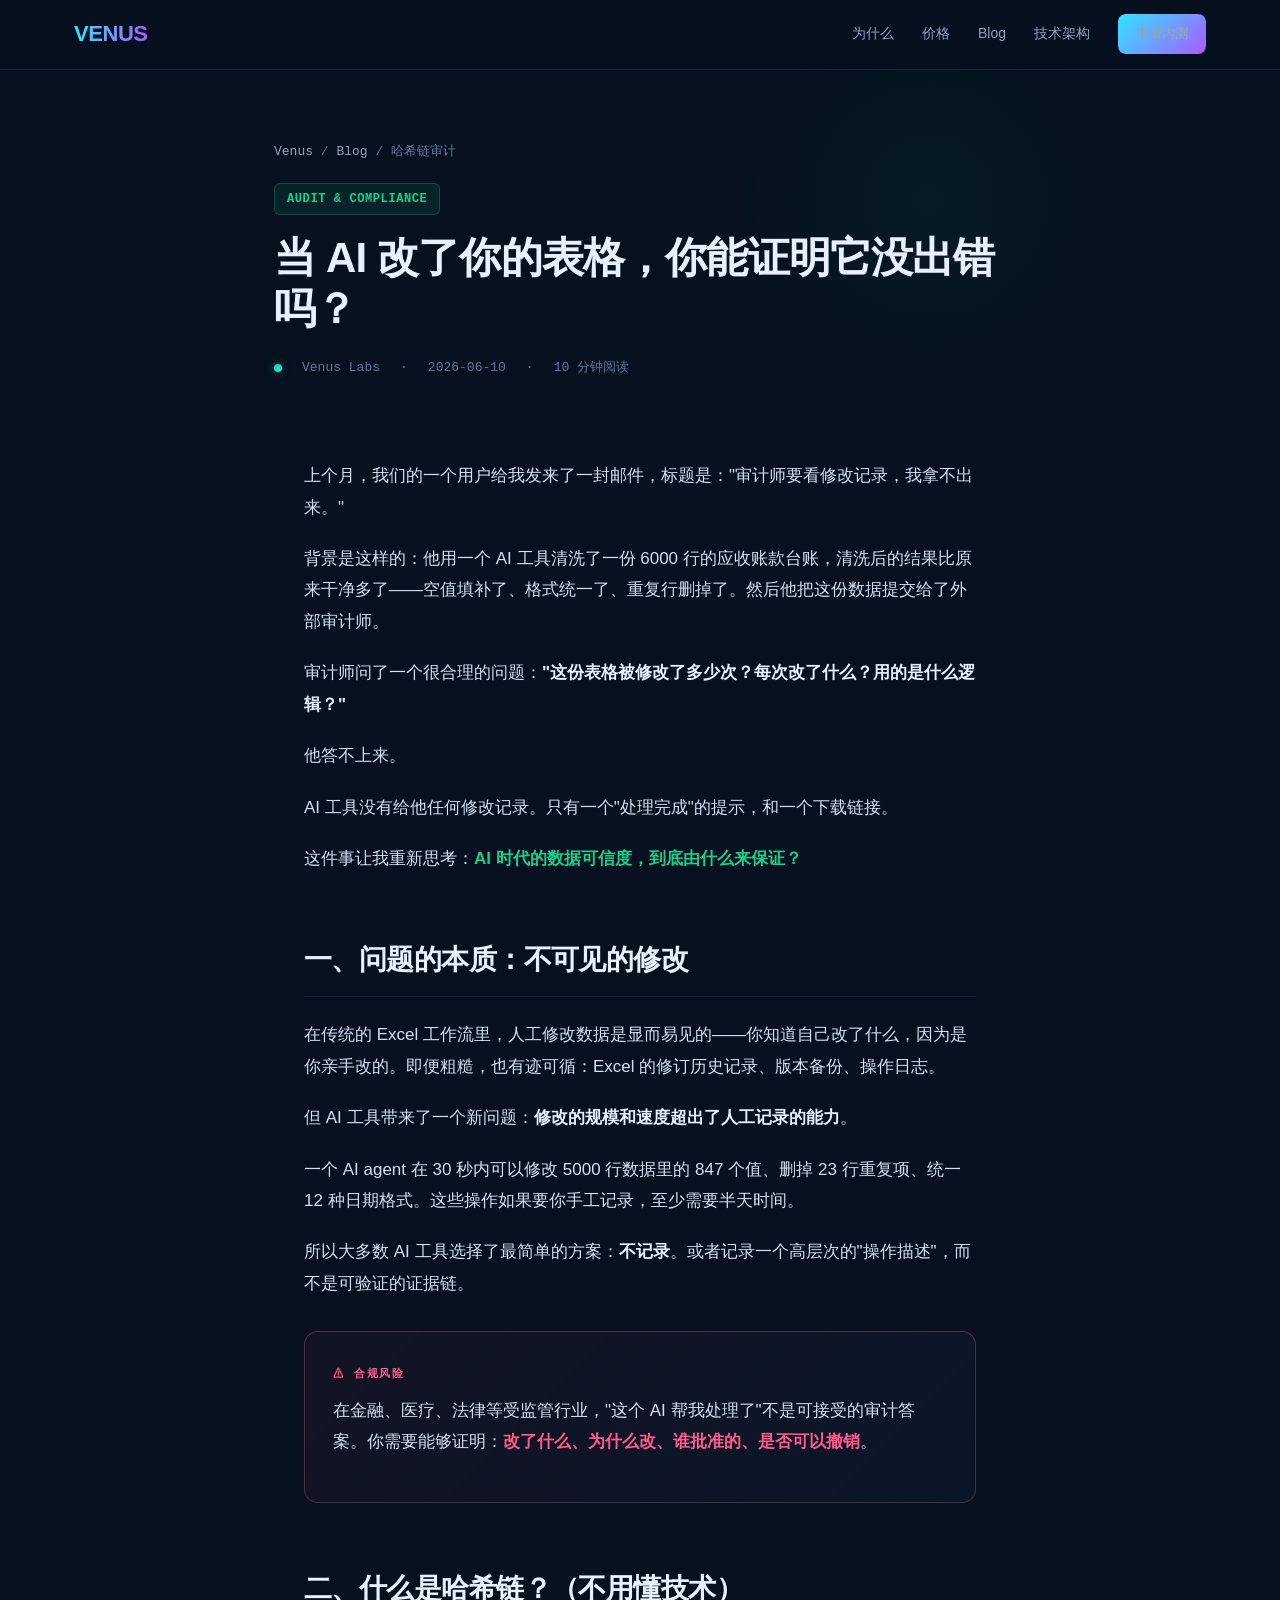
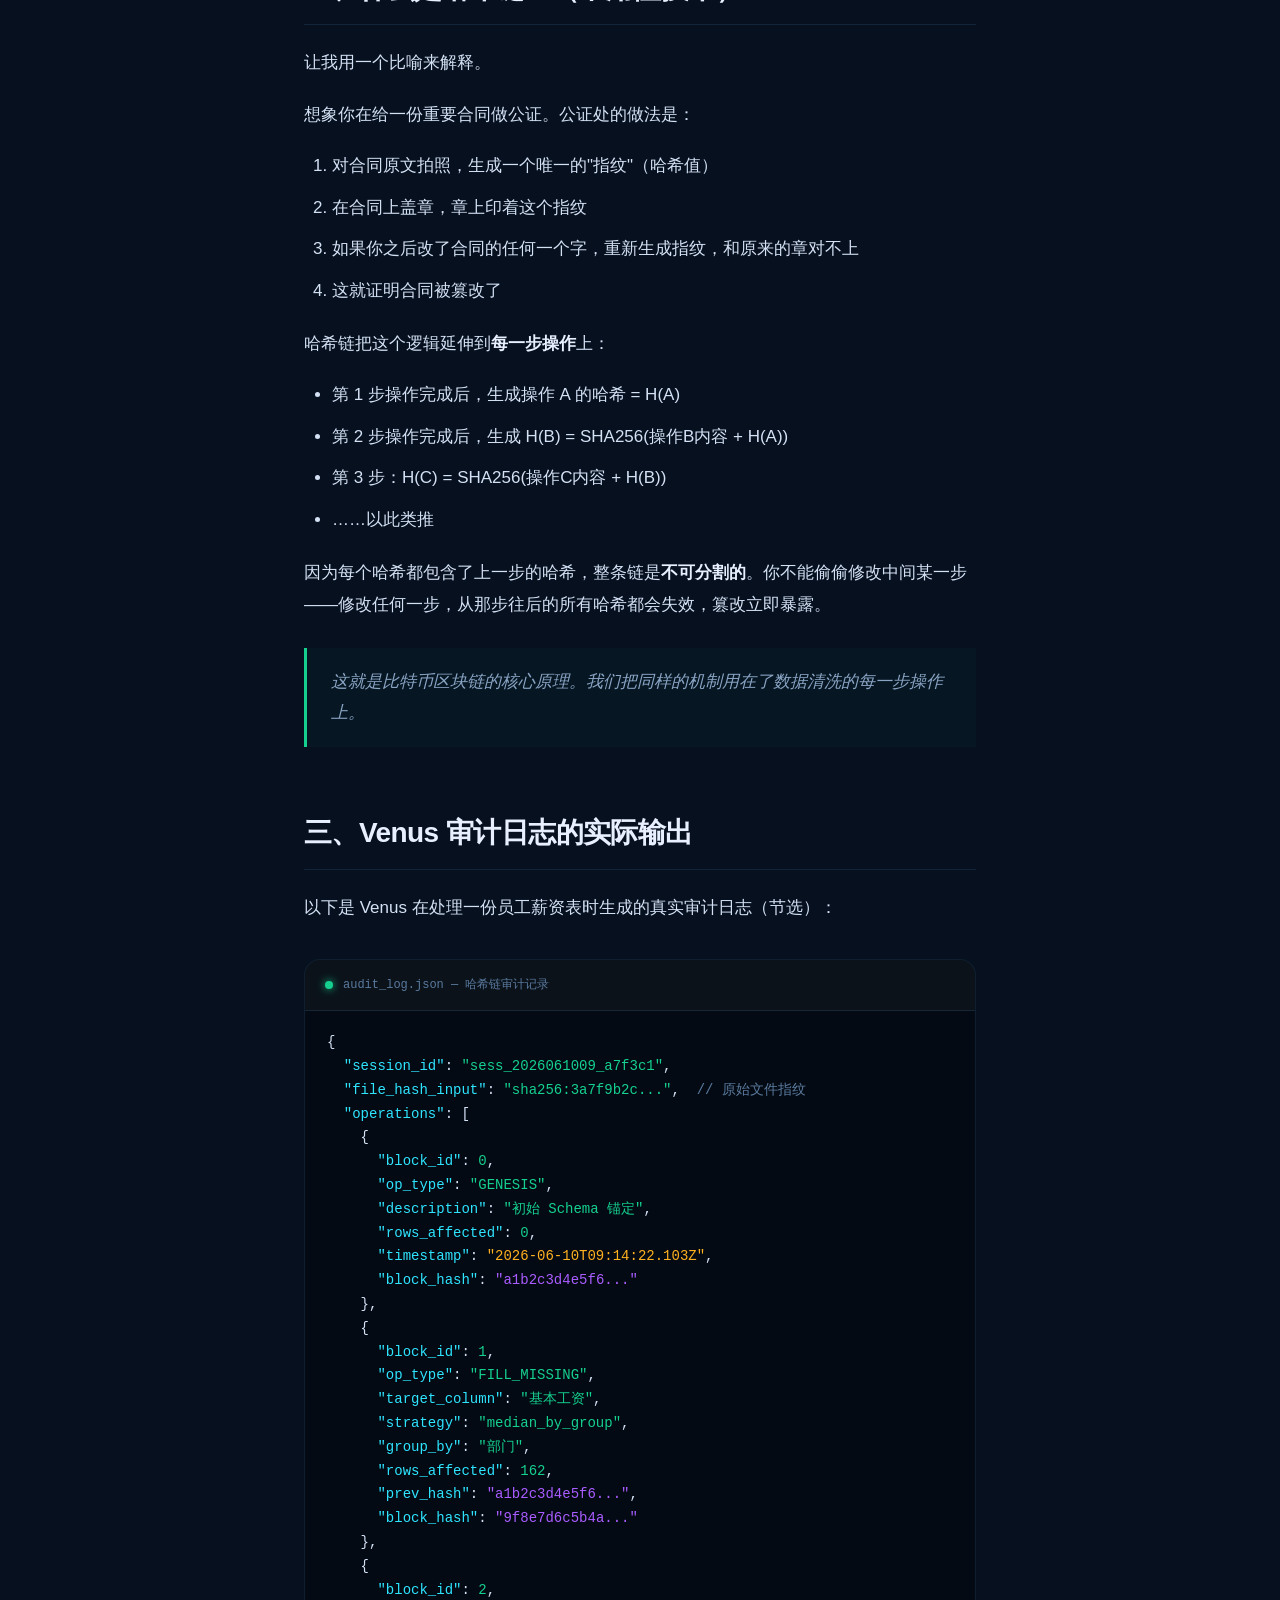
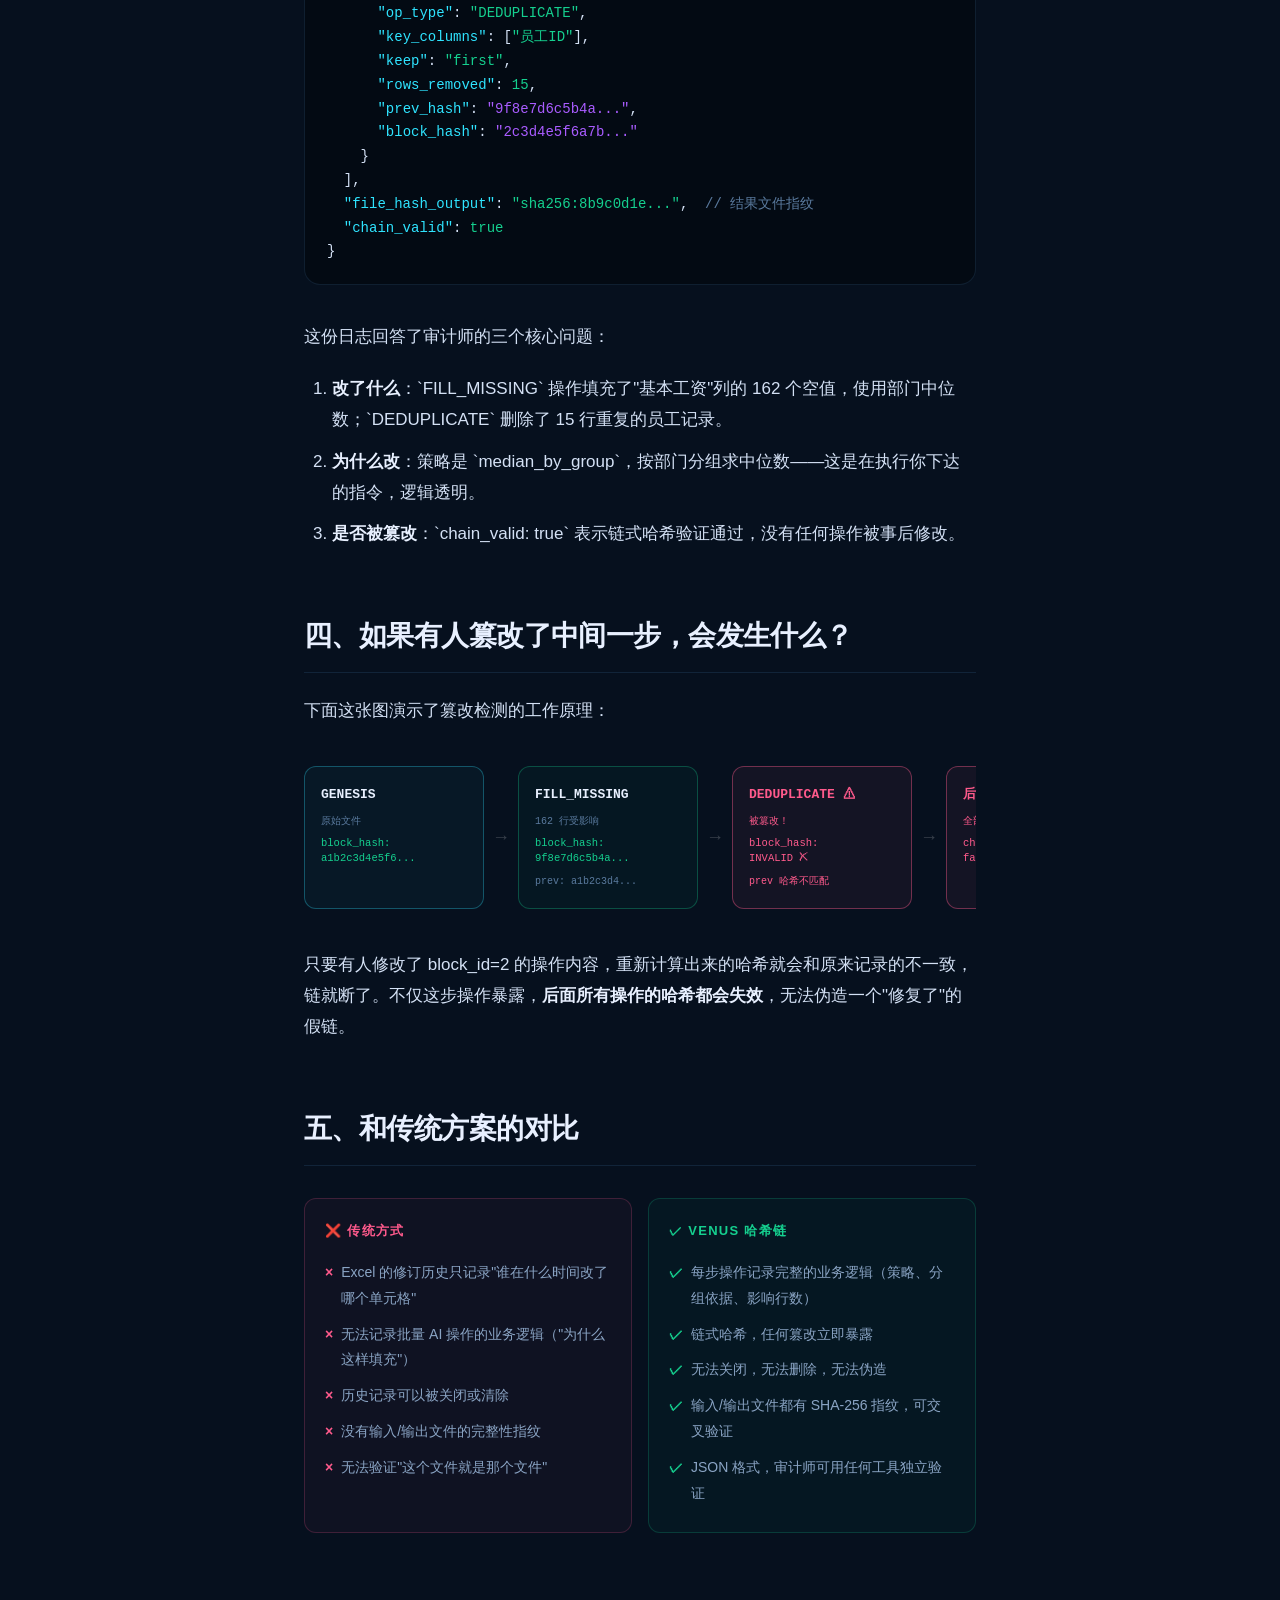
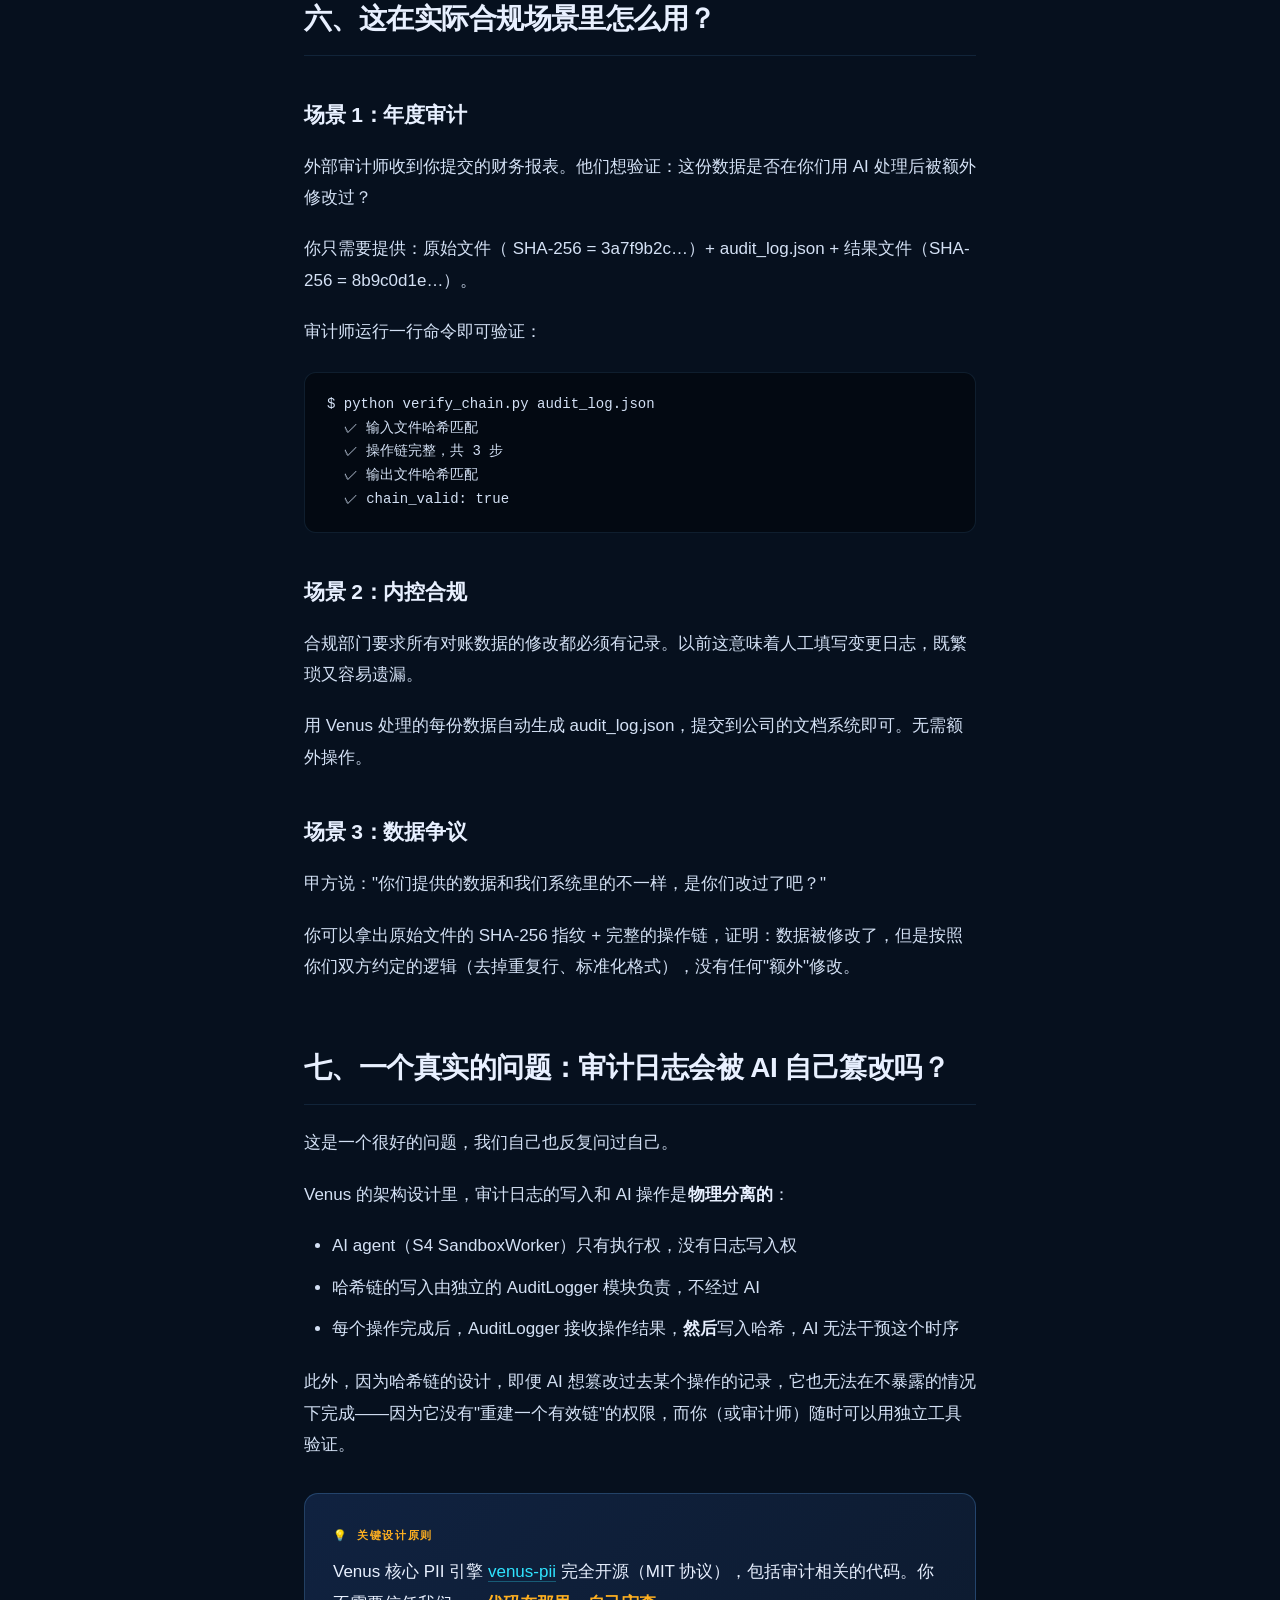
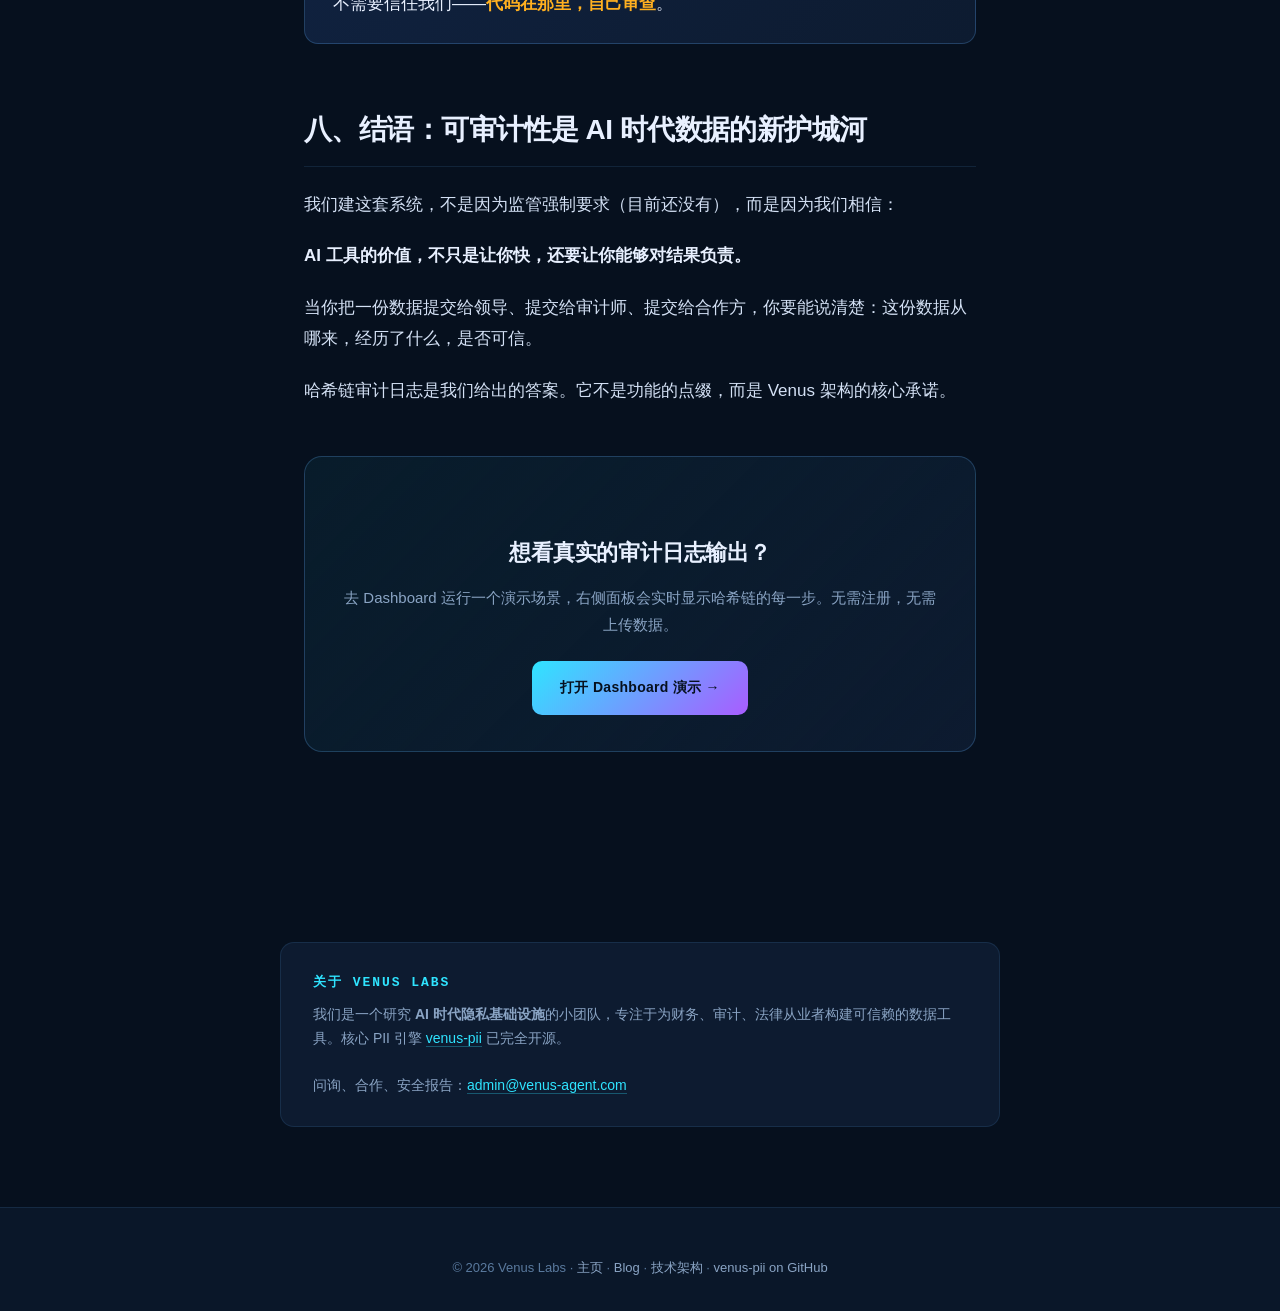
<file: blog/why-audit-trail-matters.html>
<!DOCTYPE html>
<html lang="zh-CN">
<head>
<meta charset="UTF-8">
<meta name="viewport" content="width=device-width, initial-scale=1.0">
<meta name="description" content="当 AI 修改了你的财务表格，你怎么向审计师证明它没出错？哈希链审计日志的原理、实战输出和合规价值。">
<meta name="keywords" content="哈希链审计,SHA-256,财务审计,AI数据清洗,数据完整性,审计日志,合规,Excel数据修改记录">
<meta property="og:title" content="当 AI 改了你的表格，你能证明它没出错吗？— 哈希链审计日志实战">
<meta property="og:description" content="一份 Excel 被 AI 修改了 23 处。审计师问：哪些改了？为什么改？谁批准的？你能回答出来吗？">
<meta property="og:type" content="article">
<meta property="og:url" content="https://venus-agent.com/blog/why-audit-trail-matters.html">
<meta property="og:locale" content="zh_CN">
<meta property="article:published_time" content="2026-06-10">
<link rel="canonical" href="https://venus-agent.com/blog/why-audit-trail-matters.html">
<meta name="twitter:card" content="summary_large_image">
<meta name="twitter:title" content="当 AI 改了你的表格，你能证明它没出错吗？— 哈希链审计日志实战">
<meta name="twitter:description" content="财务数据被 AI 修改后，如何向审计师证明数据完整性？哈希链的工作原理和实际应用。">
<title>当 AI 改了你的表格，你能证明它没出错吗？— 哈希链审计日志实战 | Venus Labs</title>
<style>
*{margin:0;padding:0;box-sizing:border-box}
:root{--bg:#06101e;--bg2:#0a1729;--card:#0d1b30;--card2:#102240;--border:rgba(100,180,255,.12);--border2:rgba(100,180,255,.24);--c1:#2fe4ff;--c2:#a95cff;--c3:#ffb020;--c4:#15d08f;--red:#ff5a8c;--text:#e8f0ff;--muted:#8aa4c4;--dim:#5a7a9e;--reading:#d4e1f5}
html{scroll-behavior:smooth}
body{background:var(--bg);color:var(--reading);font-family:'Segoe UI','PingFang SC','Microsoft YaHei',sans-serif;line-height:1.85;font-size:16px;-webkit-font-smoothing:antialiased}
a{color:var(--c1);text-decoration:none;border-bottom:1px solid rgba(47,228,255,.3);transition:.2s}
a:hover{color:var(--c2);border-bottom-color:var(--c2)}

nav{position:fixed;top:0;width:100%;z-index:100;background:rgba(6,16,30,.85);backdrop-filter:blur(12px);border-bottom:1px solid var(--border);padding:14px 0}
nav .inner{max-width:1180px;margin:0 auto;display:flex;align-items:center;justify-content:space-between;padding:0 24px}
nav .logo{font-size:22px;font-weight:900;background:linear-gradient(90deg,var(--c1),var(--c2));-webkit-background-clip:text;background-clip:text;color:transparent;letter-spacing:-.02em;border:none}
nav .links{display:flex;gap:28px;font-size:14px;color:var(--muted);align-items:center}
nav .links a{color:var(--muted);transition:.2s;border:none}
nav .links a:hover{color:var(--c1)}
nav .cta-btn{padding:8px 18px;border-radius:8px;background:linear-gradient(135deg,var(--c1),var(--c2));color:#06101e;font-weight:800;font-size:13px;border:none}
.nav-toggle{display:none;flex-direction:column;gap:5px;background:none;border:none;cursor:pointer;padding:6px}
.nav-toggle span{display:block;width:22px;height:2px;background:var(--text);border-radius:2px;transition:.2s}
@media(max-width:780px){
  .nav-toggle{display:flex}
  nav .inner{flex-wrap:wrap;position:relative}
  nav .links{display:none;width:100%;flex-direction:column;gap:0;padding:12px 0 16px}
  nav .links.open{display:flex}
  nav .links a{padding:10px 4px;display:block;border-bottom:1px solid var(--border)}
  nav .links a.cta-btn{margin-top:12px;display:inline-block;align-self:flex-start;padding:10px 20px}
}

.article-header{padding:140px 24px 50px;max-width:780px;margin:0 auto;position:relative}
.article-header::before{content:'';position:absolute;width:400px;height:400px;border-radius:50%;background:radial-gradient(circle,rgba(21,208,143,.06),transparent 70%);top:0;right:-100px;z-index:0}
.article-header-inner{position:relative;z-index:1}
.crumb{font-size:13px;color:var(--dim);margin-bottom:18px;font-family:'JetBrains Mono',monospace}
.crumb a{color:var(--muted);border:none}
.crumb a:hover{color:var(--c1)}
.article-tag{display:inline-block;padding:4px 12px;border-radius:6px;background:rgba(21,208,143,.1);border:1px solid rgba(21,208,143,.25);color:var(--c4);font-size:12px;font-weight:700;letter-spacing:.05em;margin-bottom:18px;font-family:'JetBrains Mono',monospace}
.article-header h1{font-size:clamp(28px,4vw,42px);font-weight:900;letter-spacing:-.02em;line-height:1.2;color:var(--text);margin-bottom:22px}
.article-meta{display:flex;gap:20px;align-items:center;font-size:13px;color:var(--dim);font-family:'JetBrains Mono',monospace;flex-wrap:wrap}
.author-dot{width:8px;height:8px;border-radius:50%;background:linear-gradient(135deg,var(--c4),var(--c1));box-shadow:0 0 8px rgba(21,208,143,.5)}

article{max-width:720px;margin:0 auto;padding:30px 24px 80px;font-size:17px;line-height:1.85;color:var(--reading)}
article p{margin-bottom:20px}
article h2{font-size:28px;font-weight:900;color:var(--text);margin:60px 0 22px;letter-spacing:-.02em;padding-bottom:10px;border-bottom:1px solid var(--border)}
article h3{font-size:21px;font-weight:800;color:var(--text);margin:40px 0 16px;letter-spacing:-.01em}
article h4{font-size:17px;font-weight:800;color:var(--c4);margin:32px 0 12px;font-family:'JetBrains Mono',monospace;letter-spacing:.02em}
article ul,article ol{margin:0 0 22px 20px;padding-left:8px}
article li{margin-bottom:10px;line-height:1.85}
article strong{color:var(--text);font-weight:700}
article em{color:var(--c4);font-style:normal;font-weight:600}
article code{font-family:'JetBrains Mono','Consolas',monospace;font-size:14px;padding:2px 7px;border-radius:5px;background:rgba(21,208,143,.08);color:var(--c4);border:1px solid rgba(21,208,143,.18)}
article pre{margin:24px 0;padding:20px 22px;border-radius:12px;background:rgba(0,0,0,.4);border:1px solid var(--border);overflow-x:auto;font-family:'JetBrains Mono','Consolas',monospace;font-size:13px;line-height:1.7;color:var(--reading)}
article pre code{background:none;border:none;padding:0;color:inherit}
article blockquote{margin:28px 0;padding:18px 24px;border-left:3px solid var(--c4);background:rgba(21,208,143,.04);color:var(--muted);font-style:italic}
article blockquote p:last-child{margin-bottom:0}

.callout{margin:32px 0;padding:24px 28px;border-radius:14px;border:1px solid var(--border2);background:linear-gradient(135deg,var(--card2),var(--card));position:relative}
.callout-tag{display:inline-block;font-family:'JetBrains Mono',monospace;font-size:11px;font-weight:800;letter-spacing:.15em;color:var(--c3);margin-bottom:10px;text-transform:uppercase}
.callout p{margin:0;color:var(--text)}
.callout strong{color:var(--c3)}

.danger{margin:32px 0;padding:24px 28px;border-radius:14px;border:1px solid rgba(255,90,140,.3);background:linear-gradient(135deg,rgba(255,90,140,.05),rgba(13,27,48,.6))}
.danger .callout-tag{color:var(--red)}
.danger strong{color:var(--red)}

.audit-demo{margin:36px 0;border-radius:16px;background:rgba(0,0,0,.35);border:1px solid var(--border);overflow:hidden}
.audit-demo-header{padding:14px 20px;background:rgba(255,255,255,.03);border-bottom:1px solid var(--border);display:flex;align-items:center;gap:10px;font-family:'JetBrains Mono',monospace;font-size:12px;color:var(--dim)}
.audit-demo-header .dot{width:8px;height:8px;border-radius:50%;background:var(--c4);box-shadow:0 0 8px var(--c4)}
.audit-demo pre{margin:0;border:none;border-radius:0;background:transparent;font-size:12px}
.k{color:var(--c1)}
.v{color:var(--c4)}
.h{color:var(--c2)}
.cm{color:var(--dim)}
.ts{color:var(--c3)}
.warn{color:var(--red)}

.chain-vis{margin:36px 0;display:flex;gap:0;overflow-x:auto;padding:4px 0}
.chain-block{min-width:180px;padding:16px;border-radius:12px;border:1px solid var(--border);background:var(--card);font-size:12px;font-family:'JetBrains Mono',monospace;flex-shrink:0}
.chain-block.genesis{border-color:rgba(47,228,255,.3);background:rgba(47,228,255,.04)}
.chain-block.step{border-color:rgba(21,208,143,.3);background:rgba(21,208,143,.04)}
.chain-block.tampered{border-color:rgba(255,90,140,.4);background:rgba(255,90,140,.06)}
.chain-block .op{font-size:13px;font-weight:800;color:var(--text);margin-bottom:6px}
.chain-block .hash-val{color:var(--c4);font-size:10.5px;word-break:break-all;margin-top:4px;line-height:1.5}
.chain-block.tampered .hash-val{color:var(--red)}
.chain-block .prev{color:var(--dim);font-size:10px;margin-top:6px}
.chain-arrow{display:flex;align-items:center;padding:0 8px;color:rgba(255,255,255,.2);font-size:18px;flex-shrink:0}

.compare{margin:32px 0;display:grid;grid-template-columns:1fr 1fr;gap:16px}
@media(max-width:600px){.compare{grid-template-columns:1fr}}
.compare-card{padding:20px;border-radius:12px;border:1px solid var(--border)}
.compare-card.bad{border-color:rgba(255,90,140,.2);background:rgba(255,90,140,.04)}
.compare-card.good{border-color:rgba(21,208,143,.2);background:rgba(21,208,143,.04)}
.compare-card h5{font-size:13px;font-weight:800;letter-spacing:.1em;text-transform:uppercase;margin-bottom:12px}
.compare-card.bad h5{color:var(--red)}
.compare-card.good h5{color:var(--c4)}
.compare-card ul{list-style:none;margin:0;padding:0;font-size:14px;color:var(--muted)}
.compare-card li{padding:5px 0;display:flex;gap:8px;align-items:flex-start;margin:0}
.compare-card.bad li::before{content:'×';color:var(--red);font-weight:900;flex-shrink:0}
.compare-card.good li::before{content:'✓';color:var(--c4);font-weight:900;flex-shrink:0}

.cta-block{margin:50px 0;padding:36px 32px;border-radius:18px;background:linear-gradient(135deg,rgba(47,228,255,.06),var(--card));border:1px solid var(--border2);text-align:center}
.cta-block h3{font-size:22px;font-weight:900;margin-bottom:10px;color:var(--text)}
.cta-block p{font-size:15px;color:var(--muted);margin-bottom:22px}
.cta-block a{display:inline-block;padding:14px 28px;border-radius:10px;background:linear-gradient(135deg,var(--c1),var(--c2));color:#06101e;font-weight:800;font-size:14px;border:none;letter-spacing:.02em}
.cta-block a:hover{transform:translateY(-2px);box-shadow:0 8px 24px rgba(47,228,255,.3)}

.author-card{max-width:720px;margin:60px auto 0;padding:28px 32px;border-radius:14px;background:var(--card);border:1px solid var(--border)}
.author-card h4{font-size:13px;letter-spacing:.15em;text-transform:uppercase;color:var(--c1);margin-bottom:8px;font-family:'JetBrains Mono',monospace}
.author-card p{font-size:14px;color:var(--muted);line-height:1.7;margin:0}
.author-card a{color:var(--c1);border-bottom:1px solid rgba(47,228,255,.3)}

footer{border-top:1px solid var(--border);padding:48px 24px 32px;background:var(--bg2);text-align:center;color:var(--dim);font-size:13px;margin-top:80px}
footer a{color:var(--muted);border:none}
</style>
</head>
<body>

<nav>
  <div class="inner">
    <a href="/" class="logo">VENUS</a>
    <button class="nav-toggle" onclick="this.closest('nav').querySelector('.links').classList.toggle('open')" aria-label="展开菜单"><span></span><span></span><span></span></button>
    <div class="links">
      <a href="/#why">为什么</a>
      <a href="/#pricing">价格</a>
      <a href="/blog/">Blog</a>
      <a href="/venus.html">技术架构</a>
      <a href="/#apply" class="cta-btn">申请内测</a>
    </div>
  </div>
</nav>

<div class="article-header">
  <div class="article-header-inner">
    <div class="crumb"><a href="/">Venus</a> / <a href="/blog/">Blog</a> / 哈希链审计</div>
    <div class="article-tag">AUDIT &amp; COMPLIANCE</div>
    <h1>当 AI 改了你的表格，你能证明它没出错吗？</h1>
    <div class="article-meta">
      <span class="author-dot"></span>
      <span>Venus Labs</span>
      <span>·</span>
      <span>2026-06-10</span>
      <span>·</span>
      <span>10 分钟阅读</span>
    </div>
  </div>
</div>

<article>

<p>上个月，我们的一个用户给我发来了一封邮件，标题是："审计师要看修改记录，我拿不出来。"</p>

<p>背景是这样的：他用一个 AI 工具清洗了一份 6000 行的应收账款台账，清洗后的结果比原来干净多了——空值填补了、格式统一了、重复行删掉了。然后他把这份数据提交给了外部审计师。</p>

<p>审计师问了一个很合理的问题：<strong>"这份表格被修改了多少次？每次改了什么？用的是什么逻辑？"</strong></p>

<p>他答不上来。</p>

<p>AI 工具没有给他任何修改记录。只有一个"处理完成"的提示，和一个下载链接。</p>

<p>这件事让我重新思考：<em>AI 时代的数据可信度，到底由什么来保证？</em></p>

<h2>一、问题的本质：不可见的修改</h2>

<p>在传统的 Excel 工作流里，人工修改数据是显而易见的——你知道自己改了什么，因为是你亲手改的。即便粗糙，也有迹可循：Excel 的修订历史记录、版本备份、操作日志。</p>

<p>但 AI 工具带来了一个新问题：<strong>修改的规模和速度超出了人工记录的能力</strong>。</p>

<p>一个 AI agent 在 30 秒内可以修改 5000 行数据里的 847 个值、删掉 23 行重复项、统一 12 种日期格式。这些操作如果要你手工记录，至少需要半天时间。</p>

<p>所以大多数 AI 工具选择了最简单的方案：<strong>不记录</strong>。或者记录一个高层次的"操作描述"，而不是可验证的证据链。</p>

<div class="danger">
  <div class="callout-tag">⚠ 合规风险</div>
  <p>在金融、医疗、法律等受监管行业，"这个 AI 帮我处理了"不是可接受的审计答案。你需要能够证明：<strong>改了什么、为什么改、谁批准的、是否可以撤销</strong>。</p>
</div>

<h2>二、什么是哈希链？（不用懂技术）</h2>

<p>让我用一个比喻来解释。</p>

<p>想象你在给一份重要合同做公证。公证处的做法是：</p>

<ol>
  <li>对合同原文拍照，生成一个唯一的"指纹"（哈希值）</li>
  <li>在合同上盖章，章上印着这个指纹</li>
  <li>如果你之后改了合同的任何一个字，重新生成指纹，和原来的章对不上</li>
  <li>这就证明合同被篡改了</li>
</ol>

<p>哈希链把这个逻辑延伸到<strong>每一步操作</strong>上：</p>

<ul>
  <li>第 1 步操作完成后，生成操作 A 的哈希 = H(A)</li>
  <li>第 2 步操作完成后，生成 H(B) = SHA256(操作B内容 + H(A))</li>
  <li>第 3 步：H(C) = SHA256(操作C内容 + H(B))</li>
  <li>……以此类推</li>
</ul>

<p>因为每个哈希都包含了上一步的哈希，整条链是<strong>不可分割的</strong>。你不能偷偷修改中间某一步——修改任何一步，从那步往后的所有哈希都会失效，篡改立即暴露。</p>

<blockquote>
  <p>这就是比特币区块链的核心原理。我们把同样的机制用在了数据清洗的每一步操作上。</p>
</blockquote>

<h2>三、Venus 审计日志的实际输出</h2>

<p>以下是 Venus 在处理一份员工薪资表时生成的真实审计日志（节选）：</p>

<div class="audit-demo">
  <div class="audit-demo-header">
    <span class="dot"></span>
    <span>audit_log.json — 哈希链审计记录</span>
  </div>
  <pre><code>{
  <span class="k">"session_id"</span>: <span class="v">"sess_2026061009_a7f3c1"</span>,
  <span class="k">"file_hash_input"</span>: <span class="v">"sha256:3a7f9b2c..."</span>,  <span class="cm">// 原始文件指纹</span>
  <span class="k">"operations"</span>: [
    {
      <span class="k">"block_id"</span>: <span class="v">0</span>,
      <span class="k">"op_type"</span>: <span class="v">"GENESIS"</span>,
      <span class="k">"description"</span>: <span class="v">"初始 Schema 锚定"</span>,
      <span class="k">"rows_affected"</span>: <span class="v">0</span>,
      <span class="k">"timestamp"</span>: <span class="ts">"2026-06-10T09:14:22.103Z"</span>,
      <span class="k">"block_hash"</span>: <span class="h">"a1b2c3d4e5f6..."</span>
    },
    {
      <span class="k">"block_id"</span>: <span class="v">1</span>,
      <span class="k">"op_type"</span>: <span class="v">"FILL_MISSING"</span>,
      <span class="k">"target_column"</span>: <span class="v">"基本工资"</span>,
      <span class="k">"strategy"</span>: <span class="v">"median_by_group"</span>,
      <span class="k">"group_by"</span>: <span class="v">"部门"</span>,
      <span class="k">"rows_affected"</span>: <span class="v">162</span>,
      <span class="k">"prev_hash"</span>: <span class="h">"a1b2c3d4e5f6..."</span>,
      <span class="k">"block_hash"</span>: <span class="h">"9f8e7d6c5b4a..."</span>
    },
    {
      <span class="k">"block_id"</span>: <span class="v">2</span>,
      <span class="k">"op_type"</span>: <span class="v">"DEDUPLICATE"</span>,
      <span class="k">"key_columns"</span>: [<span class="v">"员工ID"</span>],
      <span class="k">"keep"</span>: <span class="v">"first"</span>,
      <span class="k">"rows_removed"</span>: <span class="v">15</span>,
      <span class="k">"prev_hash"</span>: <span class="h">"9f8e7d6c5b4a..."</span>,
      <span class="k">"block_hash"</span>: <span class="h">"2c3d4e5f6a7b..."</span>
    }
  ],
  <span class="k">"file_hash_output"</span>: <span class="v">"sha256:8b9c0d1e..."</span>,  <span class="cm">// 结果文件指纹</span>
  <span class="k">"chain_valid"</span>: <span class="v">true</span>
}</code></pre>
</div>

<p>这份日志回答了审计师的三个核心问题：</p>

<ol>
  <li><strong>改了什么</strong>：`FILL_MISSING` 操作填充了"基本工资"列的 162 个空值，使用部门中位数；`DEDUPLICATE` 删除了 15 行重复的员工记录。</li>
  <li><strong>为什么改</strong>：策略是 `median_by_group`，按部门分组求中位数——这是在执行你下达的指令，逻辑透明。</li>
  <li><strong>是否被篡改</strong>：`chain_valid: true` 表示链式哈希验证通过，没有任何操作被事后修改。</li>
</ol>

<h2>四、如果有人篡改了中间一步，会发生什么？</h2>

<p>下面这张图演示了篡改检测的工作原理：</p>

<div class="chain-vis">
  <div class="chain-block genesis">
    <div class="op">GENESIS</div>
    <div style="font-size:10px;color:var(--dim)">原始文件</div>
    <div class="hash-val">block_hash:<br>a1b2c3d4e5f6...</div>
  </div>
  <div class="chain-arrow">→</div>
  <div class="chain-block step">
    <div class="op">FILL_MISSING</div>
    <div style="font-size:10px;color:var(--dim)">162 行受影响</div>
    <div class="hash-val">block_hash:<br>9f8e7d6c5b4a...</div>
    <div class="prev">prev: a1b2c3d4...</div>
  </div>
  <div class="chain-arrow">→</div>
  <div class="chain-block tampered">
    <div class="op" style="color:var(--red)">DEDUPLICATE ⚠</div>
    <div style="font-size:10px;color:var(--red)">被篡改！</div>
    <div class="hash-val">block_hash:<br>INVALID ✗</div>
    <div class="prev" style="color:var(--red)">prev 哈希不匹配</div>
  </div>
  <div class="chain-arrow">→</div>
  <div class="chain-block tampered">
    <div class="op" style="color:var(--red)">后续操作</div>
    <div style="font-size:10px;color:var(--red)">全部失效</div>
    <div class="hash-val">chain_valid:<br>false ✗</div>
  </div>
</div>

<p>只要有人修改了 block_id=2 的操作内容，重新计算出来的哈希就会和原来记录的不一致，链就断了。不仅这步操作暴露，<strong>后面所有操作的哈希都会失效</strong>，无法伪造一个"修复了"的假链。</p>

<h2>五、和传统方案的对比</h2>

<div class="compare">
  <div class="compare-card bad">
    <h5>❌ 传统方式</h5>
    <ul>
      <li>Excel 的修订历史只记录"谁在什么时间改了哪个单元格"</li>
      <li>无法记录批量 AI 操作的业务逻辑（"为什么这样填充"）</li>
      <li>历史记录可以被关闭或清除</li>
      <li>没有输入/输出文件的完整性指纹</li>
      <li>无法验证"这个文件就是那个文件"</li>
    </ul>
  </div>
  <div class="compare-card good">
    <h5>✓ Venus 哈希链</h5>
    <ul>
      <li>每步操作记录完整的业务逻辑（策略、分组依据、影响行数）</li>
      <li>链式哈希，任何篡改立即暴露</li>
      <li>无法关闭，无法删除，无法伪造</li>
      <li>输入/输出文件都有 SHA-256 指纹，可交叉验证</li>
      <li>JSON 格式，审计师可用任何工具独立验证</li>
    </ul>
  </div>
</div>

<h2>六、这在实际合规场景里怎么用？</h2>

<h3>场景 1：年度审计</h3>

<p>外部审计师收到你提交的财务报表。他们想验证：这份数据是否在你们用 AI 处理后被额外修改过？</p>

<p>你只需要提供：原始文件（ SHA-256 = 3a7f9b2c…）+ audit_log.json + 结果文件（SHA-256 = 8b9c0d1e…）。</p>

<p>审计师运行一行命令即可验证：</p>

<pre><code>$ python verify_chain.py audit_log.json
  ✓ 输入文件哈希匹配
  ✓ 操作链完整，共 3 步
  ✓ 输出文件哈希匹配
  ✓ chain_valid: true</code></pre>

<h3>场景 2：内控合规</h3>

<p>合规部门要求所有对账数据的修改都必须有记录。以前这意味着人工填写变更日志，既繁琐又容易遗漏。</p>

<p>用 Venus 处理的每份数据自动生成 audit_log.json，提交到公司的文档系统即可。无需额外操作。</p>

<h3>场景 3：数据争议</h3>

<p>甲方说："你们提供的数据和我们系统里的不一样，是你们改过了吧？"</p>

<p>你可以拿出原始文件的 SHA-256 指纹 + 完整的操作链，证明：数据被修改了，但是按照你们双方约定的逻辑（去掉重复行、标准化格式），没有任何"额外"修改。</p>

<h2>七、一个真实的问题：审计日志会被 AI 自己篡改吗？</h2>

<p>这是一个很好的问题，我们自己也反复问过自己。</p>

<p>Venus 的架构设计里，审计日志的写入和 AI 操作是<strong>物理分离的</strong>：</p>

<ul>
  <li>AI agent（S4 SandboxWorker）只有执行权，没有日志写入权</li>
  <li>哈希链的写入由独立的 AuditLogger 模块负责，不经过 AI</li>
  <li>每个操作完成后，AuditLogger 接收操作结果，<strong>然后</strong>写入哈希，AI 无法干预这个时序</li>
</ul>

<p>此外，因为哈希链的设计，即便 AI 想篡改过去某个操作的记录，它也无法在不暴露的情况下完成——因为它没有"重建一个有效链"的权限，而你（或审计师）随时可以用独立工具验证。</p>

<div class="callout">
  <div class="callout-tag">💡 关键设计原则</div>
  <p>Venus 核心 PII 引擎 <a href="https://github.com/weizhanf/venus-pii" target="_blank" rel="noopener noreferrer">venus-pii</a> 完全开源（MIT 协议），包括审计相关的代码。你不需要信任我们——<strong>代码在那里，自己审查</strong>。</p>
</div>

<h2>八、结语：可审计性是 AI 时代数据的新护城河</h2>

<p>我们建这套系统，不是因为监管强制要求（目前还没有），而是因为我们相信：</p>

<p><strong>AI 工具的价值，不只是让你快，还要让你能够对结果负责。</strong></p>

<p>当你把一份数据提交给领导、提交给审计师、提交给合作方，你要能说清楚：这份数据从哪来，经历了什么，是否可信。</p>

<p>哈希链审计日志是我们给出的答案。它不是功能的点缀，而是 Venus 架构的核心承诺。</p>

<div class="cta-block">
  <h3>想看真实的审计日志输出？</h3>
  <p>去 Dashboard 运行一个演示场景，右侧面板会实时显示哈希链的每一步。无需注册，无需上传数据。</p>
  <a href="/dashboard/">打开 Dashboard 演示 →</a>
</div>

</article>

<div class="author-card">
  <h4>关于 Venus Labs</h4>
  <p>我们是一个研究 <strong>AI 时代隐私基础设施</strong>的小团队，专注于为财务、审计、法律从业者构建可信赖的数据工具。核心 PII 引擎 <a href="https://github.com/weizhanf/venus-pii" target="_blank" rel="noopener noreferrer">venus-pii</a> 已完全开源。<br><br>问询、合作、安全报告：<a href="mailto:admin@venus-agent.com">admin@venus-agent.com</a></p>
</div>

<footer>
  © 2026 Venus Labs · <a href="/">主页</a> · <a href="/blog/">Blog</a> · <a href="/venus.html">技术架构</a> · <a href="https://github.com/weizhanf/venus-pii" target="_blank" rel="noopener noreferrer">venus-pii on GitHub</a>
</footer>

</body>
</html>
</file>
<file: dashboard/style.css>
/* ═══════════════════════════════════════════
   Venus Agent Dashboard — Design System
   ═══════════════════════════════════════════ */

:root {
  --bg-primary: #0a0e1a;
  --bg-secondary: #111827;
  --bg-card: rgba(17, 24, 39, 0.7);
  --bg-card-hover: rgba(30, 41, 59, 0.8);
  --glass: rgba(255, 255, 255, 0.03);
  --glass-border: rgba(255, 255, 255, 0.08);
  --text-primary: #f1f5f9;
  --text-secondary: #94a3b8;
  --text-muted: #64748b;
  --accent-purple: #a78bfa;
  --accent-cyan: #06b6d4;
  --accent-green: #34d399;
  --accent-amber: #fbbf24;
  --accent-red: #f87171;
  --accent-blue: #60a5fa;
  --gradient-primary: linear-gradient(135deg, #a78bfa 0%, #06b6d4 100%);
  --gradient-glow: linear-gradient(135deg, rgba(167,139,250,0.15) 0%, rgba(6,182,212,0.15) 100%);
  --shadow-lg: 0 20px 60px rgba(0,0,0,0.4);
  --shadow-glow: 0 0 30px rgba(167,139,250,0.15);
  --radius-sm: 8px;
  --radius-md: 12px;
  --radius-lg: 16px;
  --radius-xl: 20px;
  --font-sans: 'Inter', -apple-system, sans-serif;
  --font-mono: 'JetBrains Mono', monospace;
  --transition: 0.3s cubic-bezier(0.4, 0, 0.2, 1);
}

*, *::before, *::after { box-sizing: border-box; margin: 0; padding: 0; }

html { font-size: 14px; }

body {
  font-family: var(--font-sans);
  background: var(--bg-primary);
  color: var(--text-primary);
  min-height: 100vh;
  overflow: hidden;
  -webkit-font-smoothing: antialiased;
}

/* ─── Canvas Background ─── */
#particles-canvas {
  position: fixed; inset: 0; z-index: 0; pointer-events: none; opacity: 0.4;
}

/* ─── App Container ─── */
.app-container {
  position: relative; z-index: 1;
  display: flex; flex-direction: column;
  height: 100vh; width: 100vw;
}

/* ═══════════ Top Bar ═══════════ */
.top-bar {
  display: flex; align-items: center; justify-content: space-between;
  padding: 0 24px; height: 56px;
  background: rgba(10, 14, 26, 0.85);
  backdrop-filter: blur(16px);
  border-bottom: 1px solid var(--glass-border);
  flex-shrink: 0;
}

.logo-group { display: flex; align-items: center; gap: 12px; }
.logo-icon svg { width: 32px; height: 32px; }
.logo-text { display: flex; flex-direction: column; }
.logo-title {
  font-size: 1.1rem; font-weight: 800; letter-spacing: 3px;
  background: var(--gradient-primary); -webkit-background-clip: text;
  -webkit-text-fill-color: transparent; line-height: 1.2;
}
.logo-subtitle { font-size: 0.7rem; color: var(--text-muted); letter-spacing: 0.5px; }

.top-bar-right { display: flex; align-items: center; gap: 12px; }

.status-badge {
  display: flex; align-items: center; gap: 6px;
  padding: 4px 12px; border-radius: 20px;
  font-size: 0.75rem; font-weight: 500;
  background: rgba(255,255,255,0.05); border: 1px solid var(--glass-border);
}
.status-dot {
  width: 8px; height: 8px; border-radius: 50%;
  background: var(--text-muted);
}
.status-badge.online .status-dot { background: var(--accent-green); box-shadow: 0 0 8px var(--accent-green); }
.status-badge.offline .status-dot { background: var(--accent-amber); }

.version-badge {
  padding: 4px 10px; border-radius: 6px; font-size: 0.7rem;
  font-family: var(--font-mono); font-weight: 600;
  background: var(--gradient-glow); border: 1px solid var(--glass-border);
  color: var(--accent-purple);
}

/* ═══════════ Main Content ═══════════ */
.main-content {
  display: grid;
  grid-template-columns: 300px 1fr 320px;
  gap: 0;
  flex: 1;
  overflow: hidden;
}

/* ─── Panels ─── */
.panel {
  display: flex; flex-direction: column; gap: 12px;
  padding: 16px;
  overflow-y: auto;
  scrollbar-width: thin;
  scrollbar-color: rgba(255,255,255,0.1) transparent;
}
.panel::-webkit-scrollbar { width: 4px; }
.panel::-webkit-scrollbar-thumb { background: rgba(255,255,255,0.1); border-radius: 4px; }

.panel-left { border-right: 1px solid var(--glass-border); background: rgba(10,14,26,0.5); }
.panel-right { border-left: 1px solid var(--glass-border); background: rgba(10,14,26,0.5); }
.panel-center { padding: 16px 24px; position: relative; }

.panel-header {
  display: flex; align-items: center; justify-content: space-between;
  padding-bottom: 8px; margin-bottom: 4px;
  border-bottom: 1px solid var(--glass-border);
}
.panel-header h2 {
  font-size: 0.85rem; font-weight: 600; color: var(--text-secondary);
  text-transform: uppercase; letter-spacing: 1.5px;
}

/* ─── Cards ─── */
.card {
  background: var(--bg-card);
  border: 1px solid var(--glass-border);
  border-radius: var(--radius-md);
  padding: 14px;
  backdrop-filter: blur(8px);
  transition: var(--transition);
}
.card:hover { border-color: rgba(167,139,250,0.2); }

.card-title {
  display: flex; align-items: center; gap: 8px;
  font-size: 0.8rem; font-weight: 600; color: var(--text-secondary);
  margin-bottom: 10px;
}
.card-icon { font-size: 1rem; }

/* ─── Upload Zone ─── */
.upload-zone {
  display: flex; flex-direction: column; align-items: center; justify-content: center;
  padding: 24px 16px; gap: 6px;
  border: 2px dashed rgba(167,139,250,0.25);
  border-radius: var(--radius-md);
  cursor: pointer;
  transition: var(--transition);
  color: var(--text-muted);
}
.upload-zone:hover {
  border-color: var(--accent-purple);
  background: rgba(167,139,250,0.05);
  color: var(--text-secondary);
}
.upload-zone.drag-over {
  border-color: var(--accent-cyan);
  background: rgba(6,182,212,0.08);
}
.upload-icon { opacity: 0.5; }
.upload-text { font-size: 0.8rem; font-weight: 500; }
.upload-hint { font-size: 0.7rem; opacity: 0.6; }

.file-info {
  display: flex; align-items: center; justify-content: space-between;
  padding: 10px 12px;
  background: rgba(167,139,250,0.08);
  border: 1px solid rgba(167,139,250,0.2);
  border-radius: var(--radius-sm);
  margin-top: 8px;
}
.file-meta { display: flex; flex-direction: column; gap: 2px; }
.file-name { font-size: 0.8rem; font-weight: 600; color: var(--accent-purple); }
.file-size { font-size: 0.7rem; color: var(--text-muted); }

/* ─── Instruction Input ─── */
.instruction-input {
  width: 100%; padding: 12px;
  background: rgba(255,255,255,0.03);
  border: 1px solid var(--glass-border);
  border-radius: var(--radius-sm);
  color: var(--text-primary);
  font-family: var(--font-sans); font-size: 0.8rem;
  resize: vertical; outline: none;
  transition: var(--transition);
}
.instruction-input:focus { border-color: var(--accent-purple); box-shadow: 0 0 0 3px rgba(167,139,250,0.1); }
.instruction-input::placeholder { color: var(--text-muted); }

/* ─── Buttons ─── */
.btn-primary {
  display: flex; align-items: center; justify-content: center; gap: 8px;
  width: 100%; padding: 12px;
  background: var(--gradient-primary);
  border: none; border-radius: var(--radius-md);
  color: white; font-weight: 700; font-size: 0.85rem;
  cursor: pointer; transition: var(--transition);
  box-shadow: 0 4px 20px rgba(167,139,250,0.3);
}
.btn-primary:hover:not(:disabled) { transform: translateY(-1px); box-shadow: 0 6px 30px rgba(167,139,250,0.4); }
.btn-primary:disabled { opacity: 0.4; cursor: not-allowed; transform: none; }
.btn-primary.running {
  background: linear-gradient(135deg, #1e293b, #334155);
  box-shadow: none;
  animation: pulse-border 2s infinite;
}

.btn-icon {
  background: none; border: none; color: var(--text-muted);
  cursor: pointer; font-size: 1rem; padding: 4px;
  transition: var(--transition);
}
.btn-icon:hover { color: var(--accent-red); }

.btn-secondary {
  display: flex; align-items: center; justify-content: center; gap: 6px;
  width: 100%; padding: 10px;
  background: rgba(52,211,153,0.1);
  border: 1px solid rgba(52,211,153,0.3);
  border-radius: var(--radius-sm);
  color: var(--accent-green); font-weight: 600; font-size: 0.8rem;
  cursor: pointer; transition: var(--transition);
  margin-top: 10px;
}
.btn-secondary:hover { background: rgba(52,211,153,0.15); }

/* ─── Demo Buttons ─── */
.demo-buttons { display: flex; flex-direction: column; gap: 6px; }
.btn-demo {
  display: flex; align-items: center; gap: 8px;
  padding: 10px 12px;
  background: var(--glass);
  border: 1px solid var(--glass-border);
  border-radius: var(--radius-sm);
  color: var(--text-secondary);
  font-size: 0.78rem; font-weight: 500;
  cursor: pointer; transition: var(--transition);
  text-align: left;
}
.btn-demo:hover { background: rgba(167,139,250,0.08); border-color: rgba(167,139,250,0.25); color: var(--text-primary); }
.demo-icon { font-size: 1.1rem; }

/* ═══════════ Pipeline Track ═══════════ */
.pipeline-track {
  display: flex; flex-direction: column; gap: 2px;
  padding: 8px 0;
}

.stage-node { position: relative; }

.stage-connector {
  position: absolute; left: 27px; top: -2px;
  width: 2px; height: 2px;
  background: var(--glass-border);
}
.stage-node:first-child .stage-connector { display: none; }

.stage-body {
  display: flex; align-items: center; gap: 12px;
  padding: 10px 14px;
  border-radius: var(--radius-md);
  border: 1px solid transparent;
  transition: var(--transition);
  cursor: default;
}
.stage-body:hover { background: var(--glass); }

.stage-icon-wrap { position: relative; flex-shrink: 0; }
.stage-icon {
  width: 36px; height: 36px;
  display: flex; align-items: center; justify-content: center;
  font-size: 1.2rem;
  background: rgba(255,255,255,0.05);
  border-radius: 10px;
  border: 1px solid var(--glass-border);
  transition: var(--transition);
}
.stage-pulse {
  position: absolute; inset: -3px; border-radius: 13px;
  border: 2px solid transparent;
  transition: var(--transition);
}

.stage-info { flex: 1; display: flex; flex-direction: column; gap: 1px; }
.stage-label { font-size: 0.65rem; font-weight: 700; color: var(--text-muted); text-transform: uppercase; letter-spacing: 1px; }
.stage-name { font-size: 0.85rem; font-weight: 600; color: var(--text-primary); }
.stage-agent { font-size: 0.7rem; color: var(--text-muted); font-family: var(--font-mono); }

.stage-badge {
  padding: 3px 10px; border-radius: 12px;
  font-size: 0.65rem; font-weight: 600;
  text-transform: uppercase; letter-spacing: 0.5px;
}
.stage-badge.idle { background: rgba(100,116,139,0.2); color: var(--text-muted); }
.stage-badge.running { background: rgba(96,165,250,0.2); color: var(--accent-blue); animation: badge-pulse 1.5s infinite; }
.stage-badge.done { background: rgba(52,211,153,0.15); color: var(--accent-green); }
.stage-badge.error { background: rgba(248,113,113,0.15); color: var(--accent-red); }
.stage-badge.skipped { background: rgba(251,191,36,0.15); color: var(--accent-amber); }

/* Active stage glow */
.stage-node.active .stage-icon {
  background: rgba(96,165,250,0.15);
  border-color: var(--accent-blue);
  box-shadow: 0 0 20px rgba(96,165,250,0.2);
}
.stage-node.active .stage-pulse {
  border-color: rgba(96,165,250,0.4);
  animation: pulse-ring 2s infinite;
}
.stage-node.active .stage-body {
  background: rgba(96,165,250,0.04);
  border-color: rgba(96,165,250,0.15);
}

.stage-node.done .stage-icon {
  background: rgba(52,211,153,0.12);
  border-color: rgba(52,211,153,0.4);
}
.stage-node.error .stage-icon {
  background: rgba(248,113,113,0.12);
  border-color: rgba(248,113,113,0.4);
}

/* Guard nodes */
.stage-guard .stage-body { padding: 6px 14px; }
.stage-guard .stage-icon { width: 30px; height: 30px; font-size: 1rem; border-radius: 8px; }
.stage-guard .stage-name { font-size: 0.78rem; }

/* Stage detail expansion */
.stage-detail {
  margin: 4px 0 4px 48px;
  padding: 10px 14px;
  background: rgba(0,0,0,0.2);
  border-radius: var(--radius-sm);
  border-left: 2px solid var(--accent-purple);
  font-size: 0.75rem; color: var(--text-secondary);
  font-family: var(--font-mono);
  line-height: 1.6;
  max-height: 120px; overflow-y: auto;
}

/* ─── Center Message (Hero) ─── */
.center-message {
  position: absolute; inset: 0;
  display: flex; align-items: center; justify-content: center;
  pointer-events: none;
  transition: opacity 0.6s ease;
}
.center-message.hidden { opacity: 0; }

.hero-text { text-align: center; }
.hero-text h1 {
  font-size: 2.2rem; font-weight: 900; letter-spacing: 4px;
  background: var(--gradient-primary);
  -webkit-background-clip: text; -webkit-text-fill-color: transparent;
  margin-bottom: 8px;
}
.hero-text p { color: var(--text-muted); font-size: 0.9rem; }
.hero-text .hero-sub { font-size: 0.78rem; margin-top: 12px; opacity: 0.6; }

/* ─── Pipeline Timer ─── */
.pipeline-timer {
  display: flex; align-items: center; gap: 6px;
  font-family: var(--font-mono); font-size: 0.8rem;
  color: var(--accent-cyan);
}

/* ═══════════ Right Panel ═══════════ */
.metrics-grid {
  display: grid; grid-template-columns: 1fr 1fr; gap: 8px;
}
.metric-item {
  display: flex; flex-direction: column; align-items: center;
  padding: 12px 8px;
  background: rgba(255,255,255,0.02);
  border-radius: var(--radius-sm);
  border: 1px solid var(--glass-border);
}
.metric-value {
  font-size: 1.3rem; font-weight: 800; font-family: var(--font-mono);
  background: var(--gradient-primary);
  -webkit-background-clip: text; -webkit-text-fill-color: transparent;
}
.metric-label { font-size: 0.65rem; color: var(--text-muted); margin-top: 2px; }

/* ─── Radar Findings ─── */
.radar-findings { display: flex; flex-direction: column; gap: 6px; max-height: 200px; overflow-y: auto; }
.radar-item {
  display: flex; align-items: flex-start; gap: 8px;
  padding: 8px; border-radius: var(--radius-sm);
  background: rgba(0,0,0,0.2); font-size: 0.75rem;
}
.radar-severity { flex-shrink: 0; font-size: 0.9rem; }
.radar-desc { color: var(--text-secondary); line-height: 1.4; }
.radar-col { color: var(--accent-cyan); font-family: var(--font-mono); font-weight: 600; }

/* ─── Audit Log ─── */
.audit-log { display: flex; flex-direction: column; gap: 4px; max-height: 250px; overflow-y: auto; }
.audit-empty { color: var(--text-muted); font-size: 0.75rem; text-align: center; padding: 16px; }

.audit-entry {
  display: flex; align-items: flex-start; gap: 8px;
  padding: 8px 10px; border-radius: var(--radius-sm);
  background: rgba(0,0,0,0.15);
  border-left: 3px solid var(--glass-border);
  font-size: 0.72rem; animation: fade-in 0.3s ease;
}
.audit-entry.success { border-left-color: var(--accent-green); }
.audit-entry.error { border-left-color: var(--accent-red); }
.audit-entry.info { border-left-color: var(--accent-blue); }
.audit-entry.warn { border-left-color: var(--accent-amber); }

.audit-time { color: var(--text-muted); font-family: var(--font-mono); white-space: nowrap; flex-shrink: 0; }
.audit-msg { color: var(--text-secondary); line-height: 1.4; }
.audit-hash {
  font-family: var(--font-mono); font-size: 0.65rem;
  color: var(--text-muted); opacity: 0.6;
  word-break: break-all;
}

/* ─── Data Preview ─── */
.data-preview { overflow-x: auto; max-height: 250px; }
.data-preview table {
  width: 100%; border-collapse: collapse; font-size: 0.72rem;
}
.data-preview th {
  padding: 6px 10px; text-align: left;
  background: rgba(167,139,250,0.1); color: var(--accent-purple);
  font-weight: 600; position: sticky; top: 0;
  border-bottom: 1px solid var(--glass-border);
}
.data-preview td {
  padding: 5px 10px; border-bottom: 1px solid rgba(255,255,255,0.03);
  color: var(--text-secondary); white-space: nowrap;
}
.data-preview tr:hover td { background: rgba(255,255,255,0.02); }
.cell-changed { color: var(--accent-green) !important; font-weight: 600; }
.cell-null { color: var(--accent-red); opacity: 0.6; font-style: italic; }

/* ═══════════ Bottom Bar ═══════════ */
.bottom-bar {
  display: flex; align-items: center; justify-content: space-between;
  padding: 0 24px; height: 36px;
  background: rgba(10,14,26,0.9);
  border-top: 1px solid var(--glass-border);
  flex-shrink: 0;
}
.bottom-left { display: flex; gap: 6px; }
.tech-badge {
  padding: 2px 8px; border-radius: 4px;
  font-size: 0.6rem; font-family: var(--font-mono); font-weight: 500;
  background: rgba(167,139,250,0.08); color: var(--text-muted);
  border: 1px solid rgba(167,139,250,0.1);
}
.copyright { font-size: 0.65rem; color: var(--text-muted); }

/* ═══════════ Utility ═══════════ */
.hidden { display: none !important; }

/* ═══════════ Animations ═══════════ */
@keyframes pulse-ring {
  0% { transform: scale(1); opacity: 1; }
  50% { transform: scale(1.08); opacity: 0.5; }
  100% { transform: scale(1); opacity: 1; }
}
@keyframes badge-pulse {
  0%, 100% { opacity: 1; }
  50% { opacity: 0.6; }
}
@keyframes pulse-border {
  0%, 100% { box-shadow: 0 0 0 0 rgba(96,165,250,0.3); }
  50% { box-shadow: 0 0 0 4px rgba(96,165,250,0); }
}
@keyframes fade-in {
  from { opacity: 0; transform: translateY(-4px); }
  to { opacity: 1; transform: translateY(0); }
}
@keyframes spin { to { transform: rotate(360deg); } }
</file>
